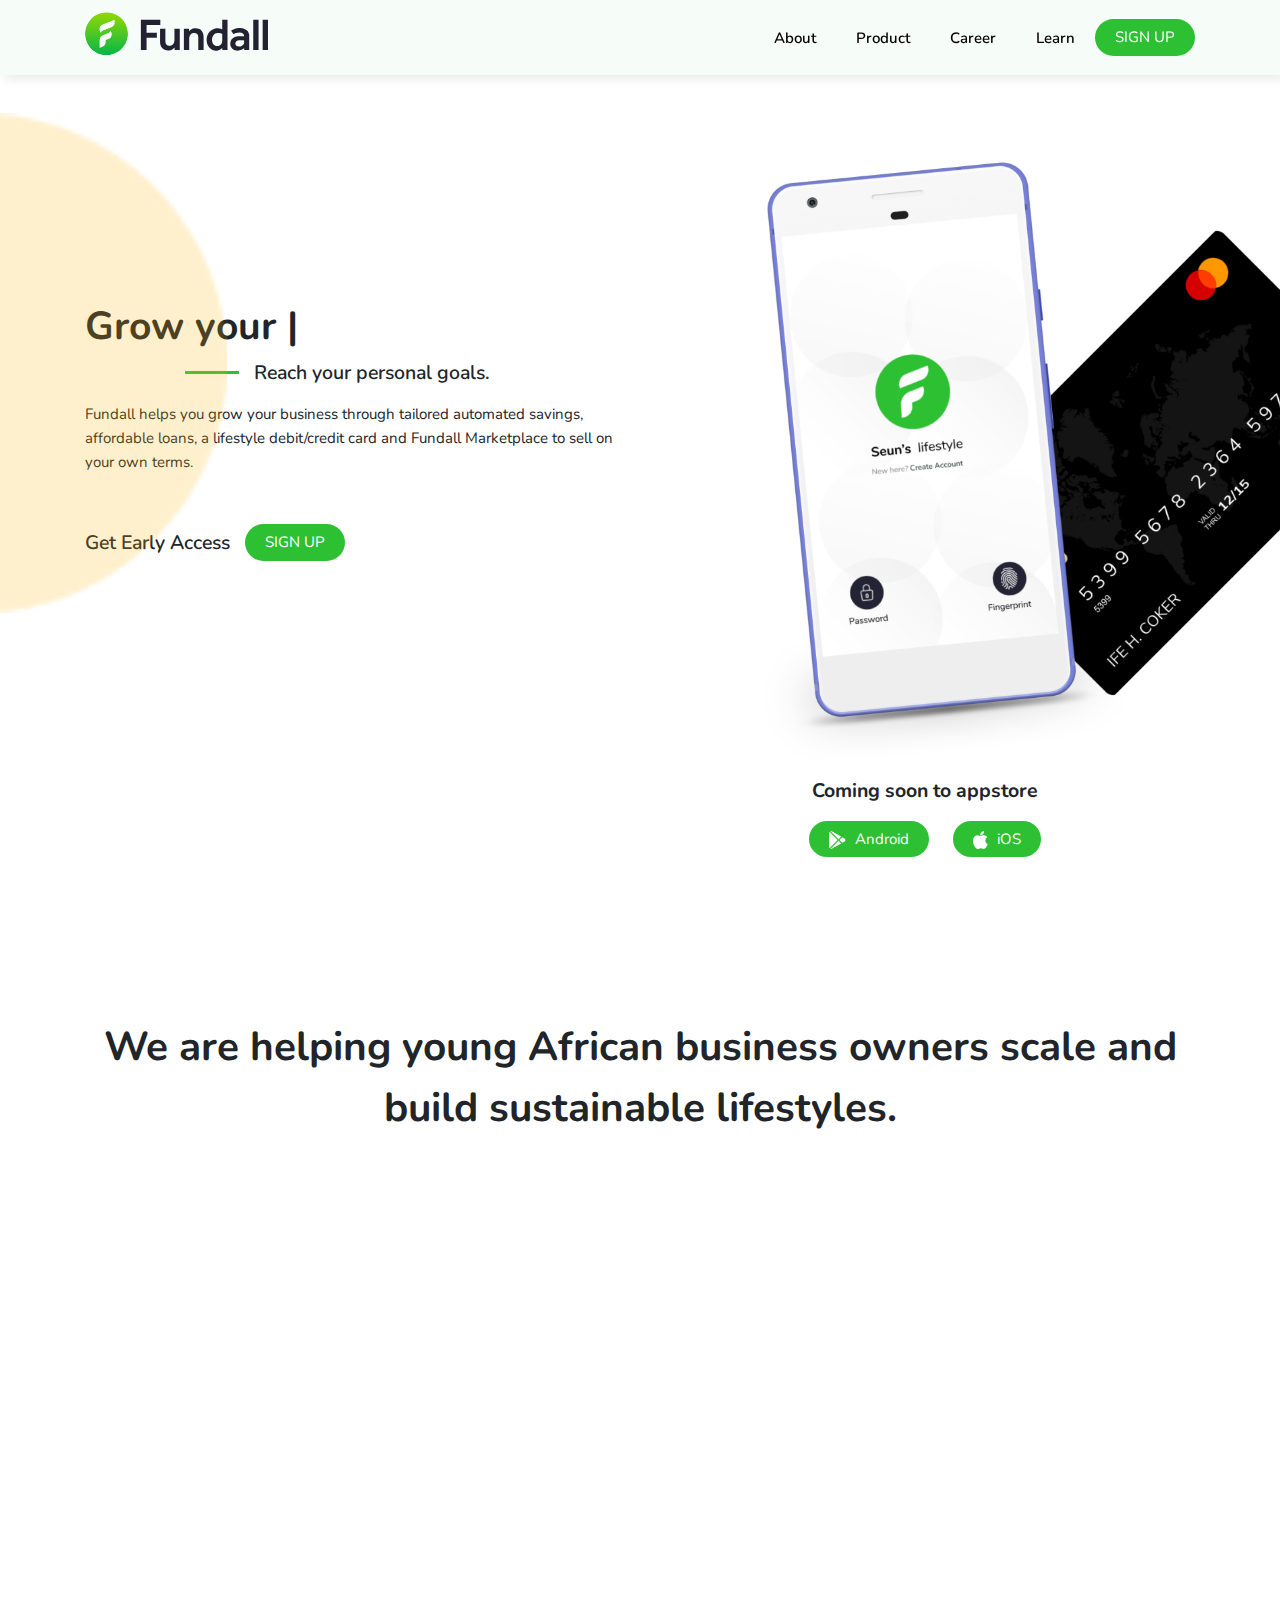
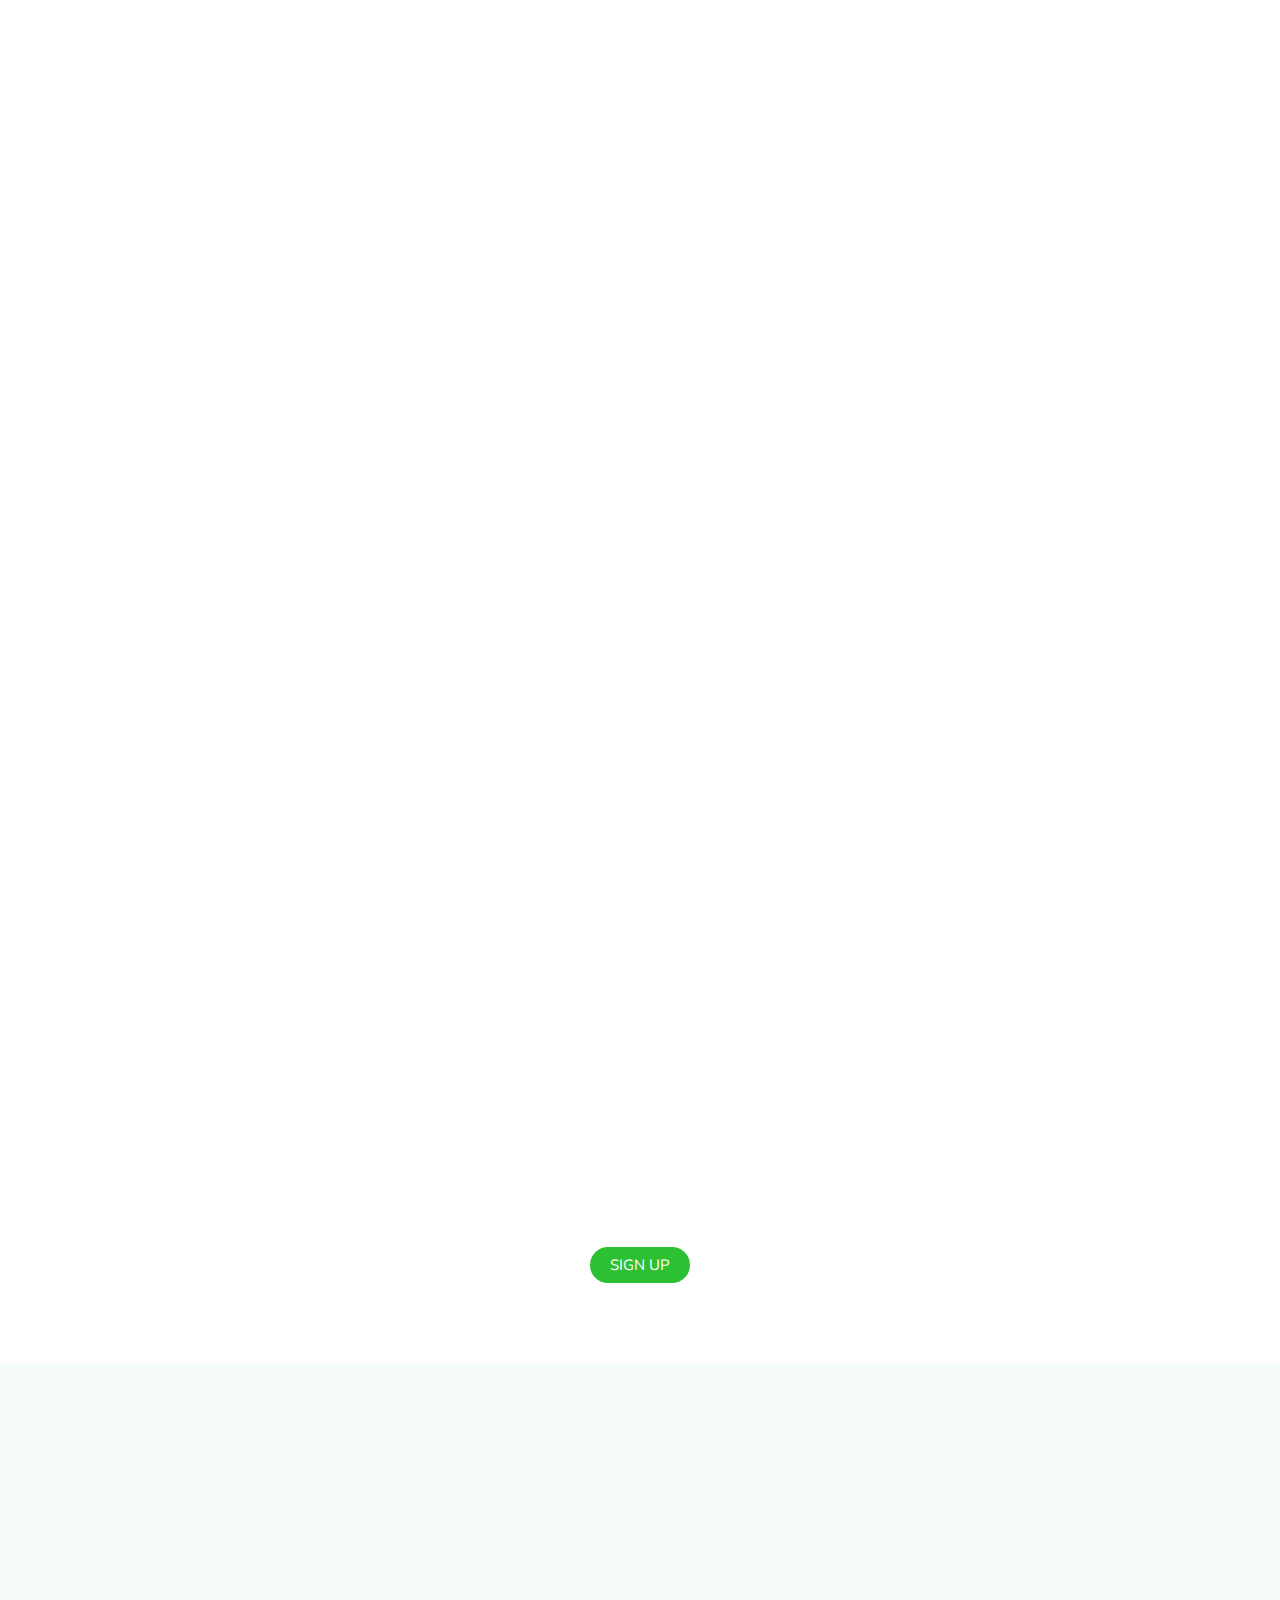
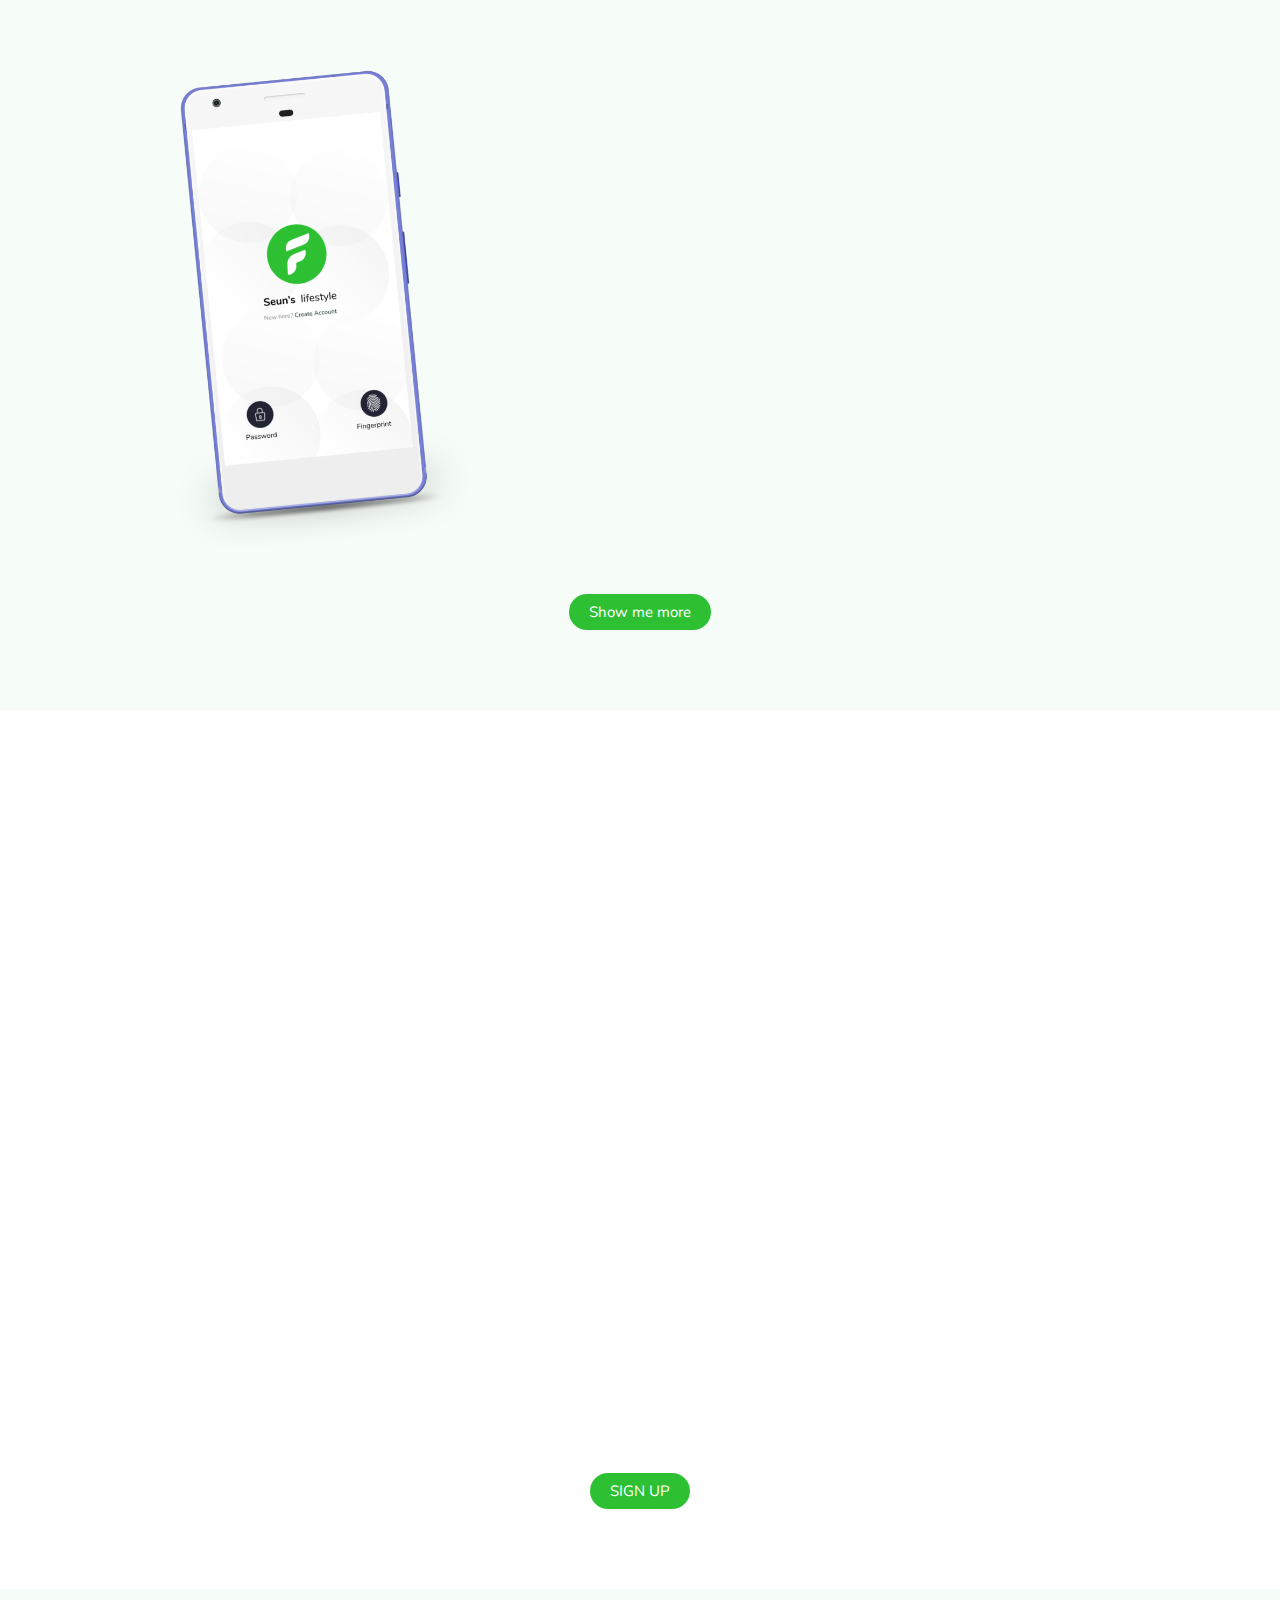
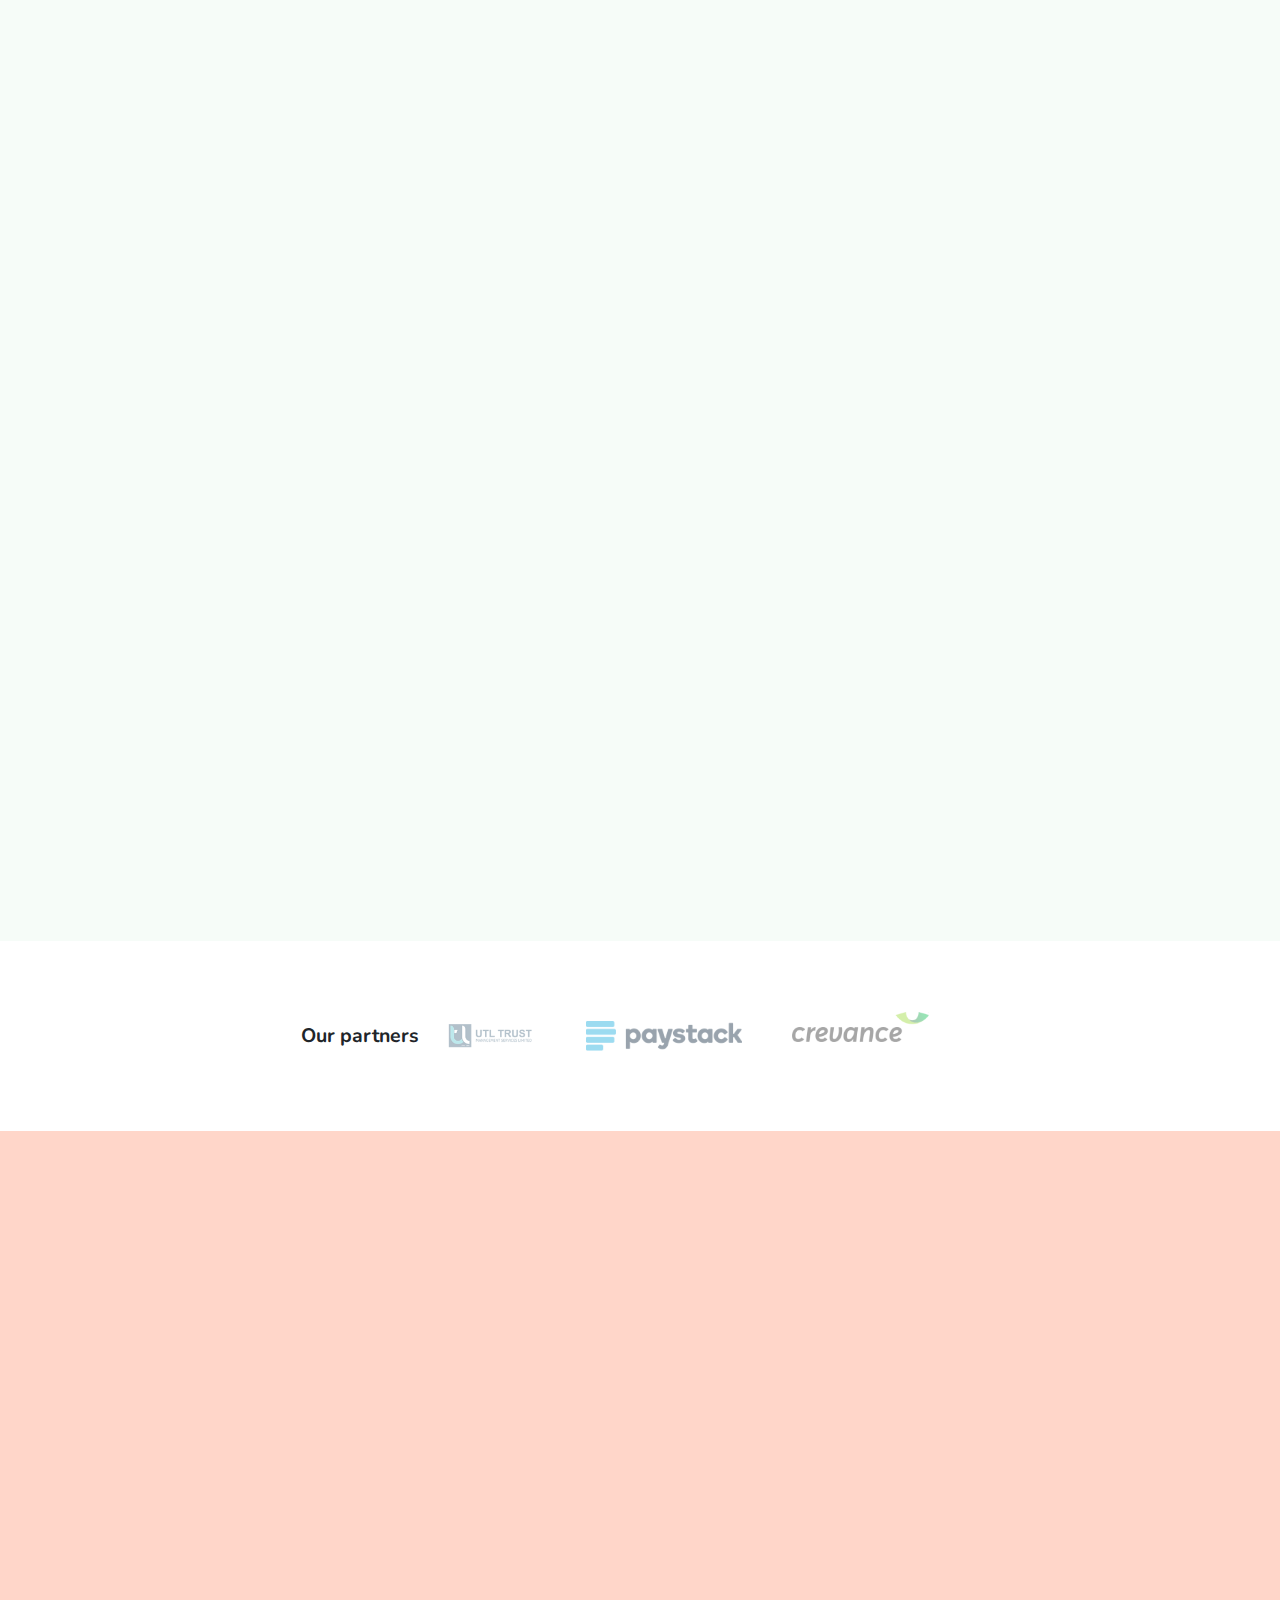
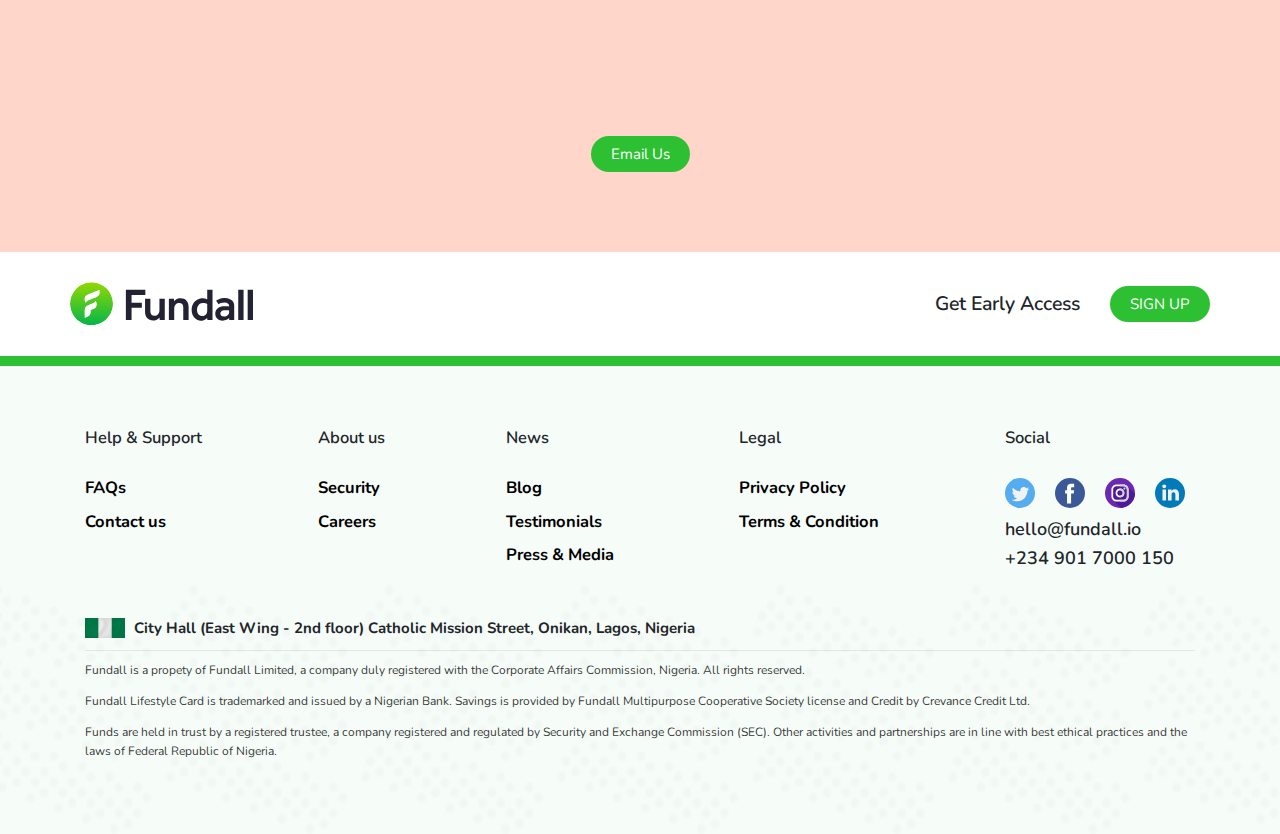
<file: index.html>
<!doctype html>
<html lang="en">

<head>
    <meta charset="UTF-8">
    <meta name="viewport" content="width=device-width, initial-scale=1.0">

    <!-- HTML Meta Tags -->
    <title>Fundall | Online platform for savings, investing, borrowing and earning money in Nigeria.</title>
    <meta name="description"
        content="Fundall is a secured platform that helps you grow your business through tailored automated savings, affordable loans, a lifestyle debit/credit card and Fundall Marketplace to sell on your own terms.">

    <!-- Google / Search Engine Tags -->
    <meta itemprop="name"
        content="Fundall | Online platform for savings, investing, borrowing and earning money in Nigeria.">
    <meta itemprop="description"
        content="Fundall is a secured platform that helps you grow your business through tailored automated savings, affordable loans, a lifestyle debit/credit card and Fundall Marketplace to sell on your own terms.">
    <meta itemprop="image" content="https://fundall.io/img/promo.png">

    <!-- Facebook Meta Tags -->
    <meta property="og:url" content="https://fundall.io">
    <meta property="og:type" content="website">
    <meta property="og:title"
        content="Fundall | Online platform for savings, investing, borrowing and earning money in Nigeria.">
    <meta property="og:description"
        content="Fundall is a secured platform that helps you grow your business through tailored automated savings, affordable loans, a lifestyle debit/credit card and Fundall Marketplace to sell on your own terms.">
    <meta property="og:image" content="https://fundall.io/img/promo.png">

    <!-- Twitter Meta Tags -->
    <meta name="twitter:card" content="summary_large_image">
    <meta name="twitter:title"
        content="Fundall | Online platform for savings, investing, borrowing and earning money in Nigeria.">
    <meta name="twitter:description"
        content="Fundall is a secured platform that helps you grow your business through tailored automated savings, affordable loans, a lifestyle debit/credit card and Fundall Marketplace to sell on your own terms.">
    <meta name="twitter:image" content="https://fundall.io/img/promo.png">


    <!--Favicon-->
    <link rel="icon" href="img/favicon.png" />

    <link href="https://fonts.googleapis.com/css?family=Nunito:400,600,700" rel="stylesheet">
    <link href="css/bootstrap.min.css" rel="stylesheet" />
    <link href="css/animate.min.css" rel="stylesheet" />
    <link href="css/style.css" rel="stylesheet" />
    <link href="css/media.css" rel="stylesheet" />
</head>

<body>
    <nav class="navbar navbar-expand-lg navbar-light fixed-top">
        <div class="container h-100">
            <a class="navbar-brand" href="index.html"><img src="img/Fundalllogo.svg" alt="Fundall"></a>
            <button class="navbar-toggler" type="button" data-toggle="collapse" data-target="#navbarSupportedContent"
                aria-controls="navbarSupportedContent" aria-expanded="false" aria-label="Toggle navigation">
                <span class="navbar-toggler-icon"></span>
            </button>

            <div class="collapse navbar-collapse justify-content-end align-items-center" id="navbarSupportedContent">
                <ul class="navbar-nav">
                    <li class="nav-item">
                        <a class="nav-link" href="#">About</a>
                    </li>
                    <li class="nav-item">
                        <a class="nav-link" href="#">Product</a>
                    </li>
                    <li class="nav-item">
                        <a class="nav-link" href="#">Career</a>
                    </li>
                    <li class="nav-item">
                        <a class="nav-link" href="#">Learn</a>
                    </li>
                    <li class="nav-item">
                        <a class="btn btn-primary" href="#"><span>SIGN UP</span></a>
                    </li>
                </ul>
            </div>

        </div>
    </nav>
    <header id="back-to-top">
        <div class="container">
            <div class="row align-items-center">
                <div class="col-md-12 col-lg-6 wow fadeIn">
                    <div class="header-text">
                        <h2>Grow <span class="changing-header--text"></span></h2>
                        <h4><span></span>Reach your personal goals.</h4>
                        <p>Fundall helps you grow your business through tailored automated savings, affordable loans, a
                            lifestyle debit/credit card and Fundall Marketplace to sell on your own terms.</p>
                    </div>
                    <div class="d-flex align-items-center mb-4">
                        <h4 class="mb-0 mr-3">Get Early Access</h4>
                        <a href="#" class="btn btn-primary">SIGN UP</a>
                    </div>
                </div>
                <div class="col-md-12 col-lg-6">
                    <div class="sectional-illustration wow fadeInRight">
                        <img src="img/getfunds-app-phone-two.png" alt="Getfunds App Phone" />
                        <img src="img/lifestyle-card.png" alt="Fundall Card" class="debit-card" />
                    </div>
                    <div class="coming-soon text-center">
                        <h4>Coming soon to appstore</h4>
                        <div>
                            <button href="#" class="btn btn-primary">
                                <svg xmlns="http://www.w3.org/2000/svg" viewBox="0 0 13.981 15.295">
                                    <defs>
                                        <style>
                                            .a {
                                                fill: #fff;
                                            }
                                        </style>
                                    </defs>
                                    <g transform="translate(-21.991 0)">
                                        <g transform="translate(23.15 0)">
                                            <g transform="translate(0)">
                                                <path class="a" d="M61.962.24A1.5,1.5,0,0,0,60.8.04l6.9,6.9L69.936,4.7Z"
                                                    transform="translate(-60.802 0)" />
                                            </g>
                                        </g>
                                        <g transform="translate(21.991 0.601)">
                                            <g transform="translate(0)">
                                                <path class="a"
                                                    d="M22.294,20.116a1.5,1.5,0,0,0-.3.9V33.307a1.5,1.5,0,0,0,.3.9l7.046-7.046Z"
                                                    transform="translate(-21.991 -20.116)" />
                                            </g>
                                        </g>
                                        <g transform="translate(30.757 5.211)">
                                            <g transform="translate(0)">
                                                <path class="a"
                                                    d="M319.9,175.574l-2.009-1.124-2.436,2.436,2.436,2.436,2.01-1.124a1.5,1.5,0,0,0,0-2.623Z"
                                                    transform="translate(-315.451 -174.45)" />
                                            </g>
                                        </g>
                                        <g transform="translate(23.151 8.355)">
                                            <g transform="translate(0)">
                                                <path class="a"
                                                    d="M67.713,279.711l-6.9,6.9a1.489,1.489,0,0,0,1.159-.2l7.975-4.462Z"
                                                    transform="translate(-60.815 -279.711)" />
                                            </g>
                                        </g>
                                    </g>
                                </svg>
                                <span>Android</span>
                            </button>
                            <button href="#" class="btn btn-primary">
                                <svg xmlns="http://www.w3.org/2000/svg" viewBox="0 0 4.903 6">
                                    <defs>
                                        <style>
                                            .a {
                                                fill: #fff;
                                            }
                                        </style>
                                    </defs>
                                    <g transform="translate(-27.875 0)">
                                        <path class="a"
                                            d="M28.128,73.1a3.1,3.1,0,0,0,.376,3.026c.28.4.563.768.952.768h.022a1.175,1.175,0,0,0,.442-.118,1.209,1.209,0,0,1,.523-.124,1.138,1.138,0,0,1,.5.12,1.055,1.055,0,0,0,.477.114c.437-.008.706-.4.943-.746a3.308,3.308,0,0,0,.413-.846l0-.005a.049.049,0,0,0-.026-.06l0,0a1.254,1.254,0,0,1-.76-1.148A1.29,1.29,0,0,1,32.6,73l0,0a.049.049,0,0,0,.014-.069,1.419,1.419,0,0,0-1.116-.606c-.032,0-.064,0-.1,0a1.946,1.946,0,0,0-.7.175,1.126,1.126,0,0,1-.336.1,1.1,1.1,0,0,1-.347-.1,1.682,1.682,0,0,0-.612-.155h-.016A1.5,1.5,0,0,0,28.128,73.1Z"
                                            transform="translate(0 -70.897)" />
                                        <path class="a"
                                            d="M150.447,0a1.37,1.37,0,0,0-.9.464,1.284,1.284,0,0,0-.325.952.049.049,0,0,0,.045.043l.064,0a1.159,1.159,0,0,0,.854-.438A1.353,1.353,0,0,0,150.5.044.049.049,0,0,0,150.447,0Z"
                                            transform="translate(-118.948 0)" />
                                    </g>
                                </svg>
                                <span>iOS</span>
                            </button>
                        </div>
                    </div>
                </div>
            </div>
        </div>
        <div class="header-oval"><img src="img/header-oval.png" /></div>
    </header>
    <section class="features">
        <div class="container">
            <h1>We are helping young African business owners scale and build sustainable lifestyles.</h1>
            <div class="row">
                <div class="col-md-12">
                    <div class="feature">
                        <div class="feature-image oval wow fadeInLeft">
                            <img src="img/features/start.png" />
                            <div></div>
                        </div>
                        <div class="feature-text wow fadeInRight">
                            <h2 class="fundall-green">Start -</h2>
                            <h2>Build your hustle!</h2>
                            <p>Get tailored savings & credit product to help you build up capital and access fast
                                capital management tools.</p>
                        </div>
                    </div>
                </div>
            </div>
            <div class="row">
                <div class="col-md-12">
                    <div class="feature even">
                        <div class="feature-text wow fadeInLeft">
                            <h2 class="fundall-green">Sell & earn -</h2>
                            <h2>Invest your profit on the go!</h2>
                            <p>Sell on your own terms on Fundall Marketplace, earn securely using our escrow wallet and
                                invest your profit in high yield portfolios.</p>
                        </div>
                        <div class="feature-image wow fadeInRight">
                            <img src="img/features/sell.png" />
                        </div>

                    </div>
                </div>
            </div>
            <div class="row">
                <div class="col-md-12">
                    <div class="feature">
                        <div class="feature-image oval wow fadeInLeft">
                            <img src="img/features/reach.png" />
                            <div class="reach"></div>
                        </div>
                        <div class="feature-text wow fadeInRight">
                            <h2 class="fundall-green">Reach -</h2>
                            <h2>Open Marketplace & Business support.</h2>
                            <p>Let us help you manage your side hustle. Earn more income when you sell on our
                                marketplace, reach more customers with our tailored shopping experience for both sellers
                                and buyers.</p>
                        </div>
                    </div>
                </div>
            </div>
            <div class="row">
                <div class="col-md-12">
                    <div class="feature even">
                        <div class="feature-text wow fadeInLeft">
                            <h2 class="fundall-green">Scale -</h2>
                            <h2>Get business loans & tailored financial lifestyle services!
                            </h2>
                            <p>We help you save to fuel your hustle and that you can borrow to fuel your hustle.</p>
                        </div>
                        <div class="feature-image wow fadeInRight">
                            <img src="img/features/scale.png" />
                        </div>

                    </div>
                </div>
            </div>
            <div class="row mt-4">
                <div class="col-md-12 text-center">
                    <a href="#" class="btn btn-primary">SIGN UP</a>
                </div>
            </div>
    </section>
    <section class="inverse">
        <div class="container">
            <div class="wow fadeInUp">
                <h1>All in one app, unlimited financial opportunities.</h1>
                <h4>We are building an ecosystem for you!</h4>
            </div>
            <div class="row align-items-center">
                <div class="col-md-5">
                    <div class="why-banner-image mt-5">
                        <div class="banner-card active">
                            <img src="img/getfunds-app-phone-two.png" class="banner-svg">
                        </div>
                        <div class="banner-card">
                            <img src="img/features/scale.png" class="banner-svg">

                        </div>
                        <div class="banner-card">
                            <img src="img/features/market.png" class="banner-svg">
                        </div>
                        <div class="banner-card">
                            <img src="img/stack-of-card.png" class="banner-svg card-stack">
                        </div>
                    </div>
                </div>
                <div class="col-md-7">
                    <div class="slider-banner-slider why-banner mt-5">
                        <div>
                            <div class="card-body active summary-wrap px-4 pt-3 pb-2 wow fadeInUp">
                                <div class="feature-summary d-flex">
                                    <div class="bullet">
                                        <div class="bullet-point">
                                            <img src="img/check.svg" />
                                        </div>
                                    </div>
                                    <div class="bullet-content">
                                        <h4>Save Invest Smartly</h4>
                                        <p>Personal Fund, Cooperative Fund, Business Fund, Retirement Fund & Life
                                            Assurance.</p>
                                    </div>
                                </div>
                            </div>
                            <div class="card-body summary-wrap px-4 pt-3 pb-2 wow fadeInUp">
                                <div class="feature-summary d-flex">
                                    <div class="bullet">
                                        <div class="bullet-point">
                                            <img src="img/check.svg" />
                                        </div>
                                    </div>
                                    <div class="bullet-content">
                                        <h4>Fast, straightforward loans</h4>
                                        <p>Quick Loan, Agile Cash, PayDay Loan, SME Loans.</p>
                                    </div>
                                </div>
                            </div>
                            <div class="card-body summary-wrap px-4 pt-3 pb-2 wow fadeInUp">
                                <div class="feature-summary d-flex">
                                    <div class="bullet">
                                        <div class="bullet-point">
                                            <img src="img/check.svg" />
                                        </div>
                                    </div>
                                    <div class="bullet-content">
                                        <h4>Sell & Earn on marketplace</h4>
                                        <p>Inventory Financing, Investing part of earnings, Escrow Cash system, Quality
                                            Control & Risk Management.</p>
                                    </div>
                                </div>
                            </div>
                            <div class="card-body summary-wrap px-4 pt-3 pb-2 wow fadeInUp">
                                <div class="feature-summary d-flex">
                                    <div class="bullet">
                                        <div class="bullet-point">
                                            <img src="img/check.svg" />
                                        </div>
                                    </div>
                                    <div class="bullet-content">
                                        <h4>One Card, unlimited financial partnership</h4>
                                        <p>Inventory Financing, Investing part of earnings, Escrow Cash system, Quality
                                            Control & Risk Management.Spending Limit, Bill Split, Free transfer, Save As
                                            You Spend, SME & Personal Budget Tracker, Card Discounts & Online wallet.
                                        </p>
                                    </div>
                                </div>
                            </div>
                        </div>
                    </div>
                </div>
            </div>
            <div class="row mt-4">
                <div class="col-md-12 text-center">
                    <a href="#" class="btn btn-primary">Show me more</a>
                </div>
            </div>
        </div>
    </section>
    <section class="security">
        <div class="container">
            <div class="wow fadeInUp">
                <h1>We build for your ease & safety.</h1>
                <h4>Trust is a currency, we grow it!</h4>
            </div>
            <div class="row mt-5">
                <div class="col-md-6 d-flex wow fadeInUp">
                    <div class="bullet">
                        <div class="bullet-point">
                            <img src="img/check.svg" />
                        </div>
                    </div>
                    <div class="bullet-content">
                        <h4>Biometric Security</h4>
                        <p>App security & authorization personalized to you with our fingerprint security.</p>
                    </div>
                </div>
                <div class="col-md-6 d-flex wow fadeInUp">
                    <div class="bullet">
                        <div class="bullet-point">
                            <img src="img/check.svg" />
                        </div>
                    </div>
                    <div class="bullet-content">
                        <h4>Bank Grade Security</h4>
                        <p>Your data is secured with us. We use world-class standard security and encryption technology
                            to protect all details.</p>
                    </div>
                </div>
            </div>
            <div class="row mt-5">
                <div class="col-md-6 d-flex wow fadeInUp">
                    <div class="bullet">
                        <div class="bullet-point">
                            <img src="img/check.svg" />
                        </div>
                    </div>
                    <div class="bullet-content">
                        <h4>Assets Secured in Trust</h4>
                        <p>Your savings & investments are held by UTL Trustees on your behalf. They ensure that your
                            money is safe & well managed.</p>
                    </div>
                </div>
                <div class="col-md-6 d-flex wow fadeInUp">
                    <div class="bullet">
                        <div class="bullet-point">
                            <img src="img/check.svg" />
                        </div>
                    </div>
                    <div class="bullet-content">
                        <h4>Bank Grade Security</h4>
                        <p>Explore our easy, on demand and free financial advisory and planning tools to plan for the
                            future. Design your Lifestyle!</p>
                    </div>
                </div>
            </div>
            <div class="row mt-5">
                <div class="col-md-6 d-flex wow fadeInUp">
                    <div class="bullet">
                        <div class="bullet-point">
                            <img src="img/check.svg" />
                        </div>
                    </div>
                    <div class="bullet-content">
                        <h4>Best in Industry Support</h4>
                        <p>Always available email, phone and chat based support to help you in your step.</p>
                    </div>
                </div>
                <div class="col-md-6 d-flex wow fadeInUp">
                    <div class="bullet">
                        <div class="bullet-point">
                            <img src="img/check.svg" />
                        </div>
                    </div>
                    <div class="bullet-content">
                        <h4>Instant Activation</h4>
                        <p>Get activated and transact within 2 minutes. Completely online onboarding with minimum
                            documentation.</p>
                    </div>
                </div>
            </div>
            <div class="row mt-4">
                <div class="col-md-12 text-center">
                    <a href="#" class="btn btn-primary">SIGN UP</a>
                </div>
            </div>
        </div>
    </section>
    <section class="inverse">
        <div class="container">
            <div class="wow fadeInUp">
                <h1>All in your mobile</h1>
                <h4>Our ecosystem is built as a single unique platform with combination of important financial lifestyle
                    services that is needed by every young African on their path to sustainable wealth.</h4>
            </div>
        </div>
        <div class="row">
            <div class="col-md-12">
                <div class="ecosystem">
                    <img src="img/getfunds-app-phone-two.png" class="wow fadeInLeft" />
                    <img src="img/stack-of-card-tilt.png" class="debit-card wow fadeInRight" />
                </div>
            </div>
        </div>
        <div class="row">
            <div class="col-md-12">
                <div class="coming-soon text-center wow fadeInUp">
                    <h4>Coming soon to appstore</h4>
                    <div>
                        <button href="#" class="btn btn-primary">
                            <svg xmlns="http://www.w3.org/2000/svg" viewBox="0 0 13.981 15.295">
                                <defs>
                                    <style>
                                        .a {
                                            fill: #fff;
                                        }
                                    </style>
                                </defs>
                                <g transform="translate(-21.991 0)">
                                    <g transform="translate(23.15 0)">
                                        <g transform="translate(0)">
                                            <path class="a" d="M61.962.24A1.5,1.5,0,0,0,60.8.04l6.9,6.9L69.936,4.7Z"
                                                transform="translate(-60.802 0)" />
                                        </g>
                                    </g>
                                    <g transform="translate(21.991 0.601)">
                                        <g transform="translate(0)">
                                            <path class="a"
                                                d="M22.294,20.116a1.5,1.5,0,0,0-.3.9V33.307a1.5,1.5,0,0,0,.3.9l7.046-7.046Z"
                                                transform="translate(-21.991 -20.116)" />
                                        </g>
                                    </g>
                                    <g transform="translate(30.757 5.211)">
                                        <g transform="translate(0)">
                                            <path class="a"
                                                d="M319.9,175.574l-2.009-1.124-2.436,2.436,2.436,2.436,2.01-1.124a1.5,1.5,0,0,0,0-2.623Z"
                                                transform="translate(-315.451 -174.45)" />
                                        </g>
                                    </g>
                                    <g transform="translate(23.151 8.355)">
                                        <g transform="translate(0)">
                                            <path class="a"
                                                d="M67.713,279.711l-6.9,6.9a1.489,1.489,0,0,0,1.159-.2l7.975-4.462Z"
                                                transform="translate(-60.815 -279.711)" />
                                        </g>
                                    </g>
                                </g>
                            </svg>
                            <span>Android</span>
                        </button>
                        <button href="#" class="btn btn-primary">
                            <svg xmlns="http://www.w3.org/2000/svg" viewBox="0 0 4.903 6">
                                <defs>
                                    <style>
                                        .a {
                                            fill: #fff;
                                        }
                                    </style>
                                </defs>
                                <g transform="translate(-27.875 0)">
                                    <path class="a"
                                        d="M28.128,73.1a3.1,3.1,0,0,0,.376,3.026c.28.4.563.768.952.768h.022a1.175,1.175,0,0,0,.442-.118,1.209,1.209,0,0,1,.523-.124,1.138,1.138,0,0,1,.5.12,1.055,1.055,0,0,0,.477.114c.437-.008.706-.4.943-.746a3.308,3.308,0,0,0,.413-.846l0-.005a.049.049,0,0,0-.026-.06l0,0a1.254,1.254,0,0,1-.76-1.148A1.29,1.29,0,0,1,32.6,73l0,0a.049.049,0,0,0,.014-.069,1.419,1.419,0,0,0-1.116-.606c-.032,0-.064,0-.1,0a1.946,1.946,0,0,0-.7.175,1.126,1.126,0,0,1-.336.1,1.1,1.1,0,0,1-.347-.1,1.682,1.682,0,0,0-.612-.155h-.016A1.5,1.5,0,0,0,28.128,73.1Z"
                                        transform="translate(0 -70.897)" />
                                    <path class="a"
                                        d="M150.447,0a1.37,1.37,0,0,0-.9.464,1.284,1.284,0,0,0-.325.952.049.049,0,0,0,.045.043l.064,0a1.159,1.159,0,0,0,.854-.438A1.353,1.353,0,0,0,150.5.044.049.049,0,0,0,150.447,0Z"
                                        transform="translate(-118.948 0)" />
                                </g>
                            </svg>
                            <span>iOS</span>
                        </button>
                    </div>
                </div>
            </div>
        </div>
    </section>
    <section>
        <div class="container">
            <div class="row">
                <div class="col-md-12">
                    <div class="partners">
                        <h4>Our partners</h4>
                        <div class="partners-logo">
                            <img src="img/utl-trust.png" alt="UTL Trust" />
                            <img src="img/paystack.png" alt="Paystack" />
                            <img src="img/crevance.png" alt="Crevance" class="crevance" />
                        </div>
                    </div>
                </div>
            </div>
        </div>
    </section>
    <!-- <section class="manifesto inverse">
        <div class="container">
            <div class="row">
                <div class="col-md-12">
                    <div class="mb-5">
                        <h1>Our manifesto</h1>
                        <p>Together, we are building an ecosystem that will create sustainable lifestyles and wealth for
                            everyone.
                        </p>
                    </div>
                    <div class="row manifesto-cards">
                        <div class="col-md-12 col-lg-6">
                            <div class="manifesto-card one">
                                <h3>Problem worth solving</h3>
                                <p>Young Africans are always seeking opportunities to upgrade their lifestyles in a bid
                                    to
                                    build sustainable wealth for themselves, hence the increase in the number os side
                                    hustles / side-gig economy and continuous attempt at accessing premium financial
                                    services.
                                </p>
                                <p>Africa's low financial inclusion rate leaves millions of African youths (although
                                    statistically
                                    included) still undeserved as a result of several artificial blockages that riddle
                                    their access
                                    to premium financial services and well tailored-financial services that is advanced
                                    enough to
                                    suit their needs.
                                </p>
                                <p>This huge and rising demand gap has also been partly driven by the complex
                                    registration and
                                    entrance requirements, typical with traditional financial institutions in Africa.
                                </p>
                            </div>
                        </div>
                        <div class="col-md-12 col-lg-6">
                            <div class="manifesto-card two">
                                <h3>Our solution</h3>
                                <p>Young Africans are always seeking opportunities to upgrade their lifestyles in a bid
                                    to
                                    build sustainable wealth for themselves, hence the increase in the number os side
                                    hustles / side-gig economy and continuous attempt at accessing premium financial
                                    services.
                                </p>
                                <p>Africa's low financial inclusion rate leaves millions of African youths (although
                                    statistically
                                    included) still undeserved as a result of several artificial blockages that riddle
                                    their access
                                    to premium financial services and well tailored-financial services that is advanced
                                    enough to
                                    suit their needs.
                                </p>
                                <p>This huge and rising demand gap has also been partly driven by the complex
                                    registration and
                                    entrance requirements, typical with traditional financial institutions in Africa.
                                </p>
                            </div>
                        </div>
                    </div>
                    <div class="row mt-5">
                        <div class="col-md-12">
                            <p>Interested, <strong>join our community</strong> and <strong>refer your friends.</strong>
                                Let's build
                                sustainable lifestyles and wealth together for Africa.
                            </p>
                        </div>
                    </div>
                </div>
            </div>
        </div>
    </section> -->

    <section class="join-our--team">
        <div class="container">
            <div class="wow fadeInUp">
                <h1>Join Our Team</h1>
                <h4>Fundall’s steering team has over 20 years collective experience leading teams and achieving great
                    results within Nigeria’s financial services and tech industry</h4>
            </div>
            <div class="row mb-4">
                <div class="col-md-12 col-lg-4 wow fadeInUp">
                    <img src="img/never-settle.svg" alt="Fundall - Never Settle" />
                    <h4>NEVER SETTLE</h4>
                    <p>Build things. Achieve great results. Learn from failures. Grow fast. Be proud. Never stop.
                    </p>
                </div>
                <div class="col-md-12 col-lg-4 wow fadeInUp">
                    <img src="img/stronger-together.svg" alt="Fundall - Never Settle" />
                    <h4>STRONGER TOGETHER</h4>
                    <p>Believe in power of people. Cross-check your opinions. Create something big together.
                    </p>
                </div>
                <div class="col-md-12 col-lg-4 wow fadeInUp">
                    <img src="img/a-game.svg" alt="Fundall - Never Settle" />
                    <h4>BRING THE A-GAME</h4>
                    <p>Focus on the mission. Identify opportunities. Get things done. Deliver fast, precise.
                    </p>
                </div>
            </div>
            <div class="row justify-content-center align-items-center">
                <div class="col-md-12">
                    <button class="btn btn-primary">Email Us</button>
                </div>
            </div>
    </section>
    <section id="early-access" class="get-early--access">
        <div class="container">
            <div class="row justify-content-between align-items-center">
                <img src="img/Fundalllogo.svg" alt="Fundall" />
                <div class="subscribe">
                    <h4>Get Early Access</h4>
                    <a href="#" class="btn btn-primary">SIGN UP</a>
                </div>
            </div>
        </div>
    </section>
    <footer>
        <div class="container">
            <div class="row mb-5">
                <div class="col-md-12 footer-nav">
                    <div>
                        <h4>Help & Support</h4>
                        <ul>
                            <li><a href="#">FAQs</a></li>
                            <li><a href="#">Contact us</a></li>
                        </ul>
                    </div>
                    <div>
                        <h4>About us</h4>
                        <ul>
                            <li><a href="#">Security</a></li>
                            <li><a href="#">Careers</a></li>
                        </ul>
                    </div>
                    <div>
                        <h4>News</h4>
                        <ul>
                            <li><a href="#">Blog</a></li>
                            <li><a href="#">Testimonials</a></li>
                            <li><a href="#">Press & Media</a></li>
                        </ul>
                    </div>
                    <div>
                        <h4>Legal</h4>
                        <ul>
                            <li><a href="#">Privacy Policy</a></li>
                            <li><a href="#">Terms & Condition</a></li>
                        </ul>
                    </div>
                    <div class="contact">
                        <h4>Social</h4>
                        <div>
                            <ul class="social-media">
                                <li><a href="#"><img src="img/twitter.svg" alt="Fundall - Twitter" /></a></li>
                                <li><a href="#"><img src="img/facebook.svg" alt="Fundall - Facebook" /></a></li>
                                <li><a href="#"><img src="img/instagram.svg" alt="Fundall - Instagram" /></a></li>
                                <li><a href="#"><img src="img/linkedin.svg" alt="Fundall - LinkedIn" /></a></li>
                            </ul>
                            <p>hello@fundall.io</p>
                            <p>+234 901 7000 150</p>
                        </div>
                    </div>


                </div>


            </div>
            <div class="row">
                <div class="col-md-12">
                    <h3><img src="img/ng-flag.jpg" alt="NG" class="ng-flag" /> City Hall (East Wing - 2nd floor)
                        Catholic Mission Street, Onikan, Lagos, Nigeria</h3>
                </div>
            </div>
            <div class="row copyright">
                <div class="col-md-12">
                    <p>Fundall is a propety of Fundall Limited, a company duly registered with the Corporate Affairs
                        Commission, Nigeria. All rights reserved.</p>
                    <p>Fundall Lifestyle Card is trademarked and issued by a Nigerian Bank. Savings is provided by
                        Fundall Multipurpose Cooperative
                        Society license and Credit by Crevance Credit Ltd.
                    </p>
                    <p>Funds are held in trust by a registered trustee, a company registered and regulated by Security
                        and Exchange Commission (SEC). Other activities and
                        partnerships are in line with best ethical practices and the laws of Federal Republic of
                        Nigeria.
                    </p>
                </div>
            </div>
        </div>
    </footer>

    <script src="js/jquery-3.3.1.js"></script>
    <script src="https://cdnjs.cloudflare.com/ajax/libs/wow/1.1.2/wow.min.js"></script>
    <script>
        // Wow JS
        new WOW().init();

        //Slider
        document.addEventListener('DOMContentLoaded', function () {
            var lis = Array.prototype.slice.call(document.querySelectorAll('.summary-wrap'));
            var lisa = Array.prototype.slice.call(document.querySelectorAll('.banner-card'));
            var lis_count = lis.length;
            var lisa_count = lisa.length;
            var active_li_index = 0;
            var active_lia_index = 0;


            setInterval(function () {
                var active_li = document.querySelector('.summary-wrap.active');
                if (lis.indexOf(active_li) == lis_count - 1)
                    active_li_index = 0;
                else
                    active_li_index++;

                active_li.classList.remove('active');
                document.querySelectorAll('.summary-wrap')[active_li_index].classList.add(
                    'active');

                var active_lia = document.querySelector('.banner-card.active');
                if (lisa.indexOf(active_lia) == lis_count - 1)
                    active_lia_index = 0;
                else
                    active_lia_index++;

                active_lia.classList.remove('active');
                document.querySelectorAll('.banner-card')[active_lia_index].classList.add(
                    'active');

            }, 4000);
        }, false);
    </script>
    <script src="js/bootstrap.min.js" type="text/javascript"></script>
    <script src="js/typed.min.js" type="text/javascript"></script>
    <script>
        var typed = new Typed('.changing-header--text', {
            strings: ["your side hustle.", "your business.", "wealth.", "with Fundall."],
            typeSpeed: 100
        });
    </script>
</body>

</html>
</file>
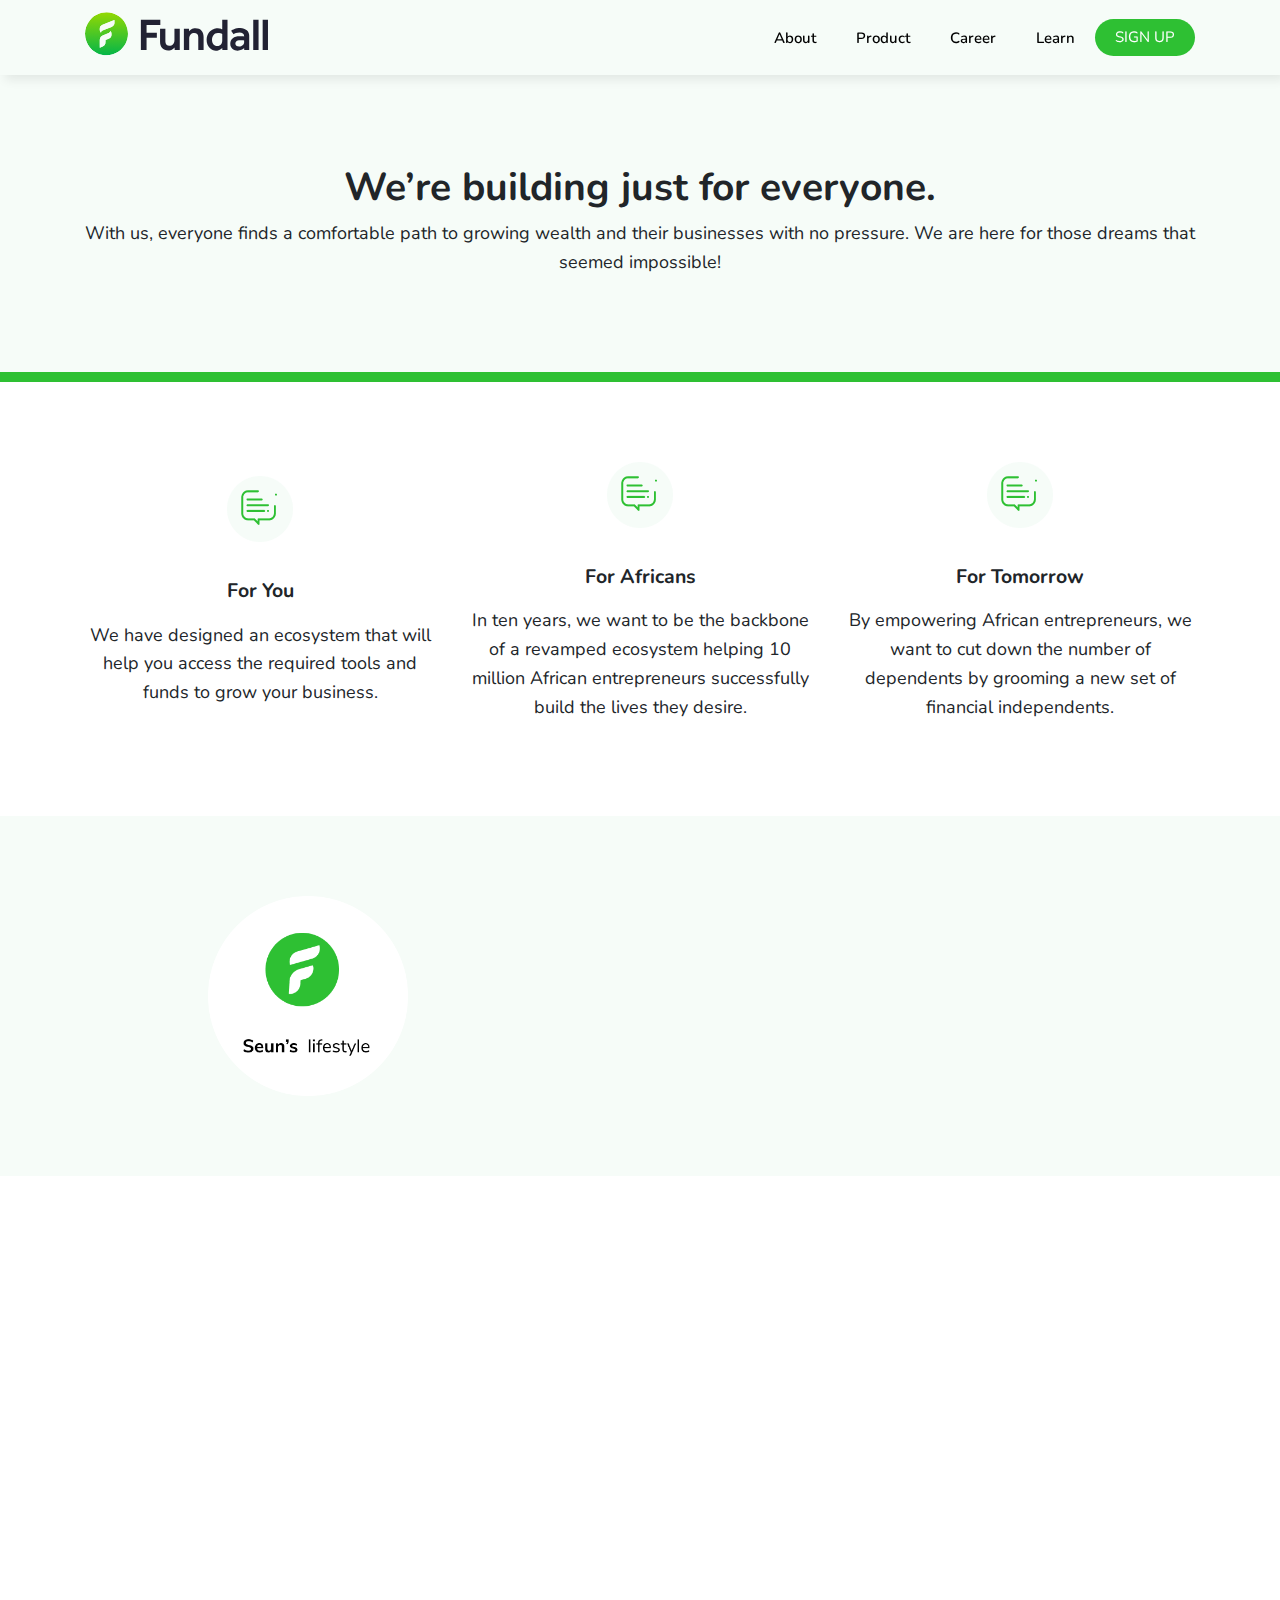
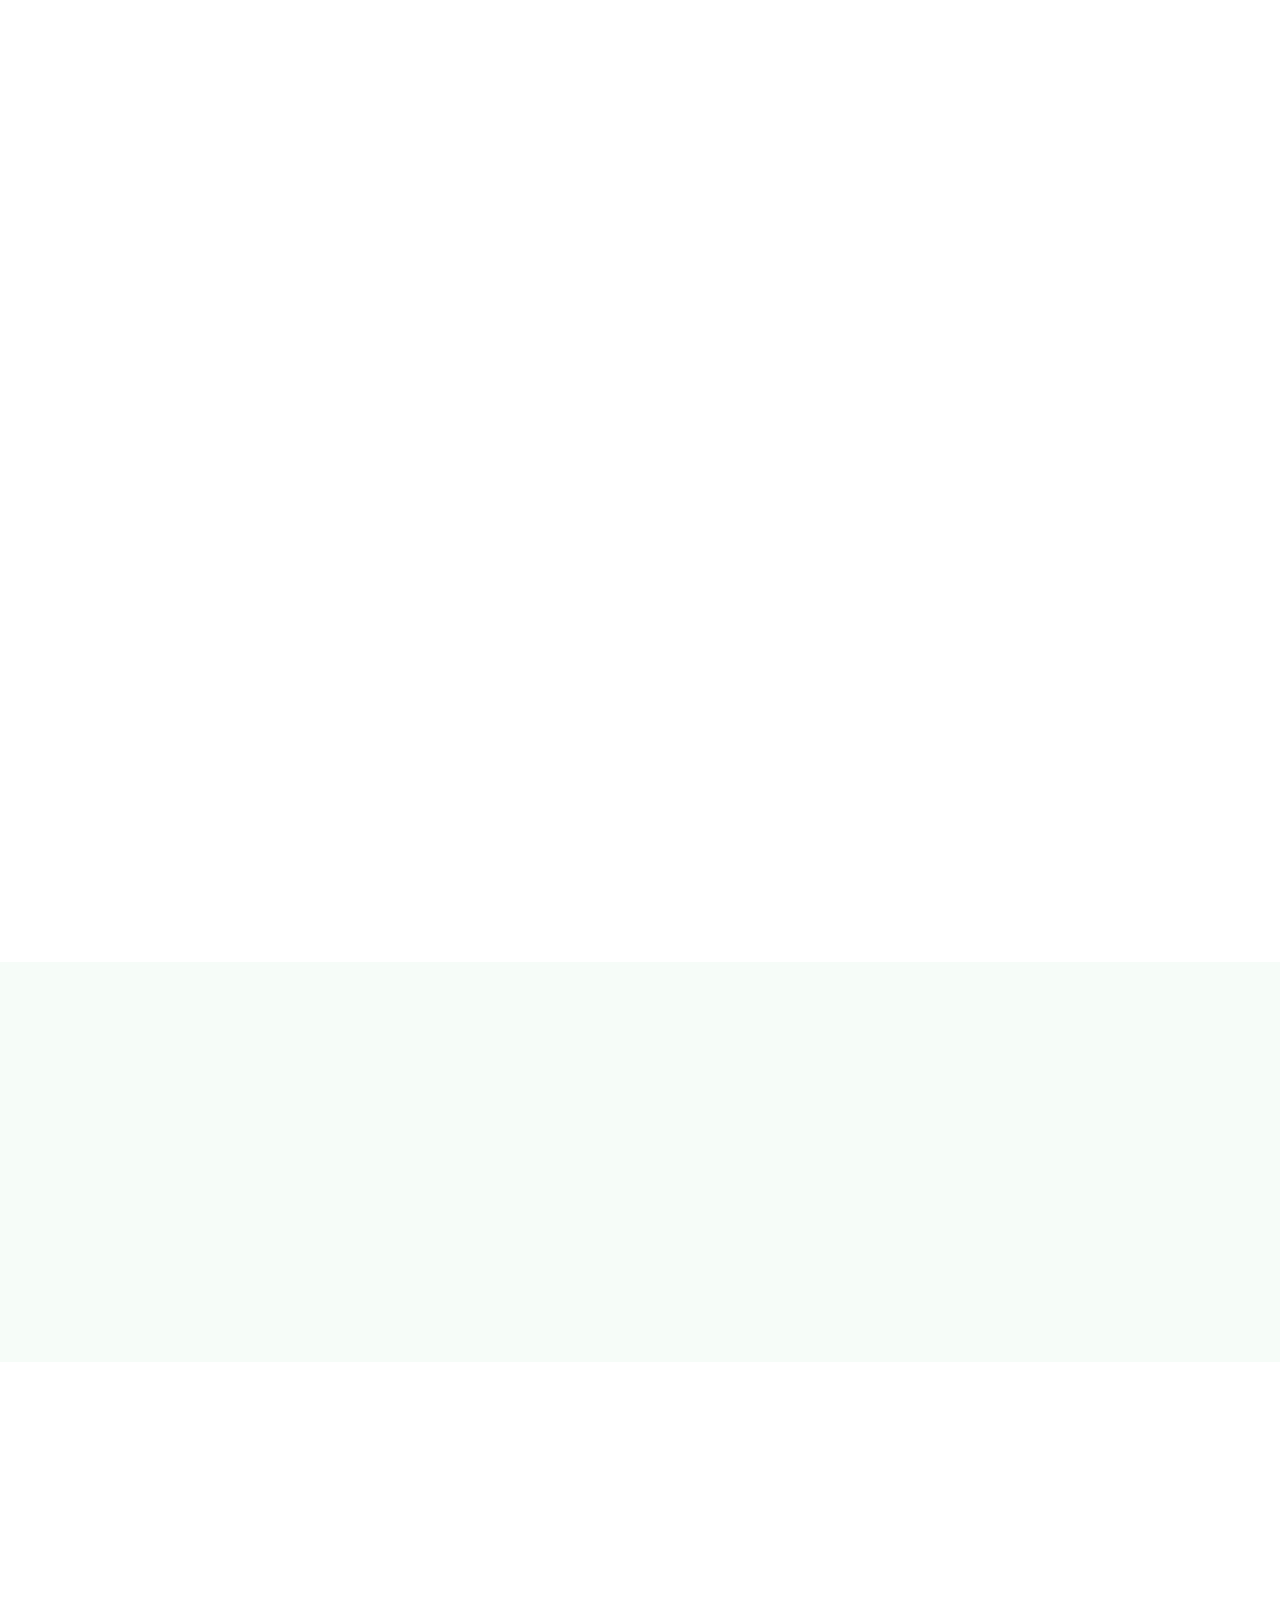
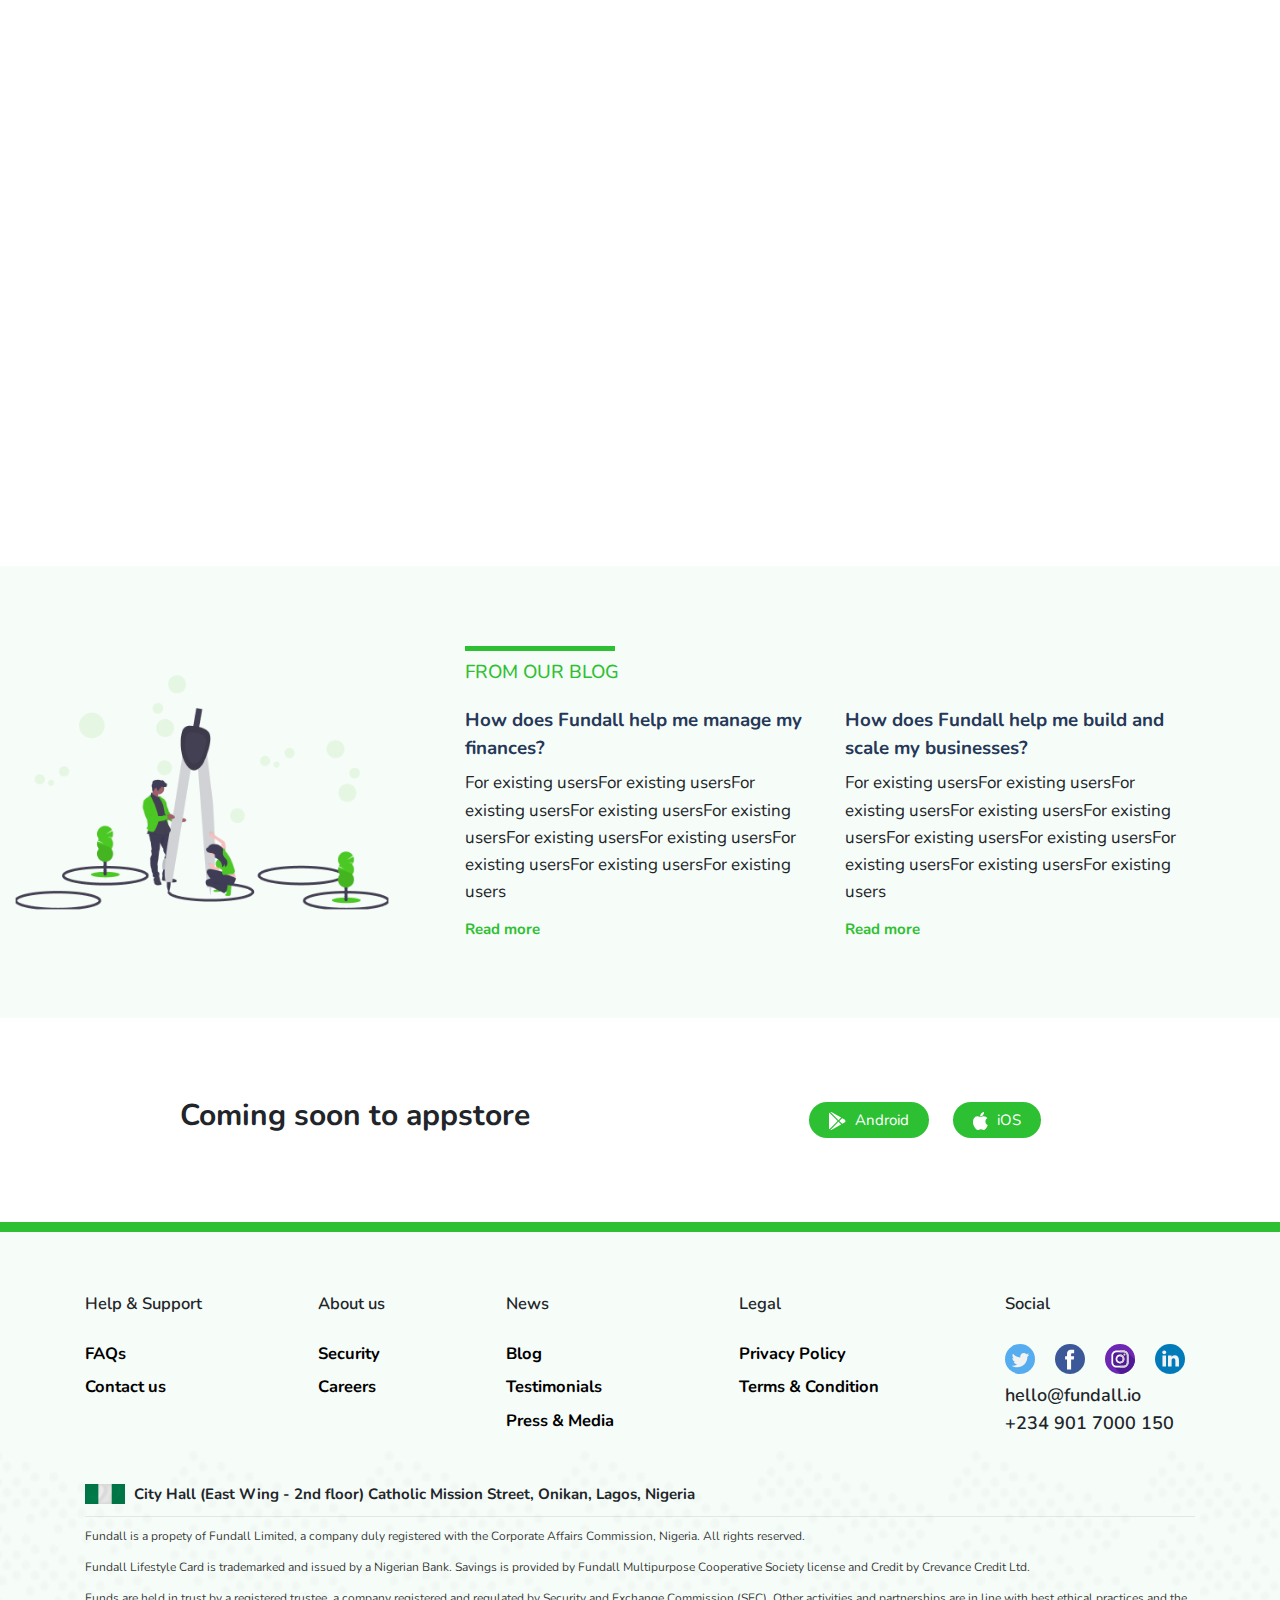
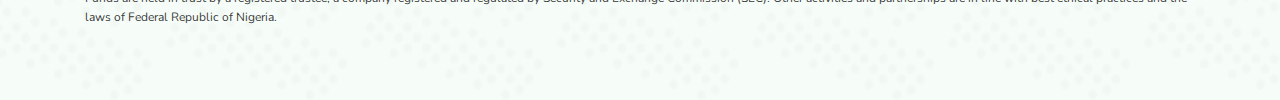
<file: about.html>
<!doctype html>
<html lang="en">

<head>
    <meta charset="UTF-8">
    <meta name="viewport" content="width=device-width, initial-scale=1.0">

    <title>About Fundall | Discover your true financial lifestyle.</title>

    <!--Favicon-->
    <link rel="icon" href="img/favicon.png" />

    <link href="https://fonts.googleapis.com/css?family=Nunito:400,600,700" rel="stylesheet">
    <link href="css/bootstrap.min.css" rel="stylesheet" />
    <link href="css/style.css" rel="stylesheet">
    <link href="css/media.css" rel="stylesheet">
</head>

<body>
    <nav class="navbar navbar-expand-lg navbar-light fixed-top">
        <div class="container h-100">
            <a class="navbar-brand" href="#back-to-top"><img src="img/Fundalllogo.svg" alt="Fundall"></a>
            <button class="navbar-toggler" type="button" data-toggle="collapse" data-target="#navbarSupportedContent"
                aria-controls="navbarSupportedContent" aria-expanded="false" aria-label="Toggle navigation">
                <span class="navbar-toggler-icon"></span>
            </button>

            <div class="collapse navbar-collapse justify-content-end align-items-center" id="navbarSupportedContent">
                <ul class="navbar-nav">
                    <li class="nav-item">
                        <a class="nav-link" href="#">About</a>
                    </li>
                    <li class="nav-item">
                        <a class="nav-link" href="#">Product</a>
                    </li>
                    <li class="nav-item">
                        <a class="nav-link" href="#">Career</a>
                    </li>
                    <li class="nav-item">
                        <a class="nav-link" href="#">Learn</a>
                    </li>
                    <li class="nav-item">
                        <a class="btn btn-primary" href="#"><span>SIGN UP</span></a>
                    </li>
                </ul>
            </div>

        </div>
    </nav>
    <section class="inverse other-pages--header">
        <div class="container">
            <div class="row align-items-center">
                <div class="col-md-12">
                    <h2 class="text-center mt-3">We’re building just for everyone.</h2>
                    <p class="text-center">With us, everyone finds a comfortable path to growing wealth and their
                        businesses with no
                        pressure. We are here for those dreams that seemed impossible!</p>
                </div>
            </div>
        </div>
    </section>
    <section class="fundall-for">
        <div class="container">
            <div class="row">
                <div class="col-md-4 wow fadeInUp for">
                    <div>
                        <img src="img/about/message-circle.png" alt="Fundall - For You" />
                    </div>
                    <h4>For You</h4>
                    <p>We have designed an ecosystem that will help you access the required tools and funds to grow your
                        business.
                    </p>
                </div>
                <div class="col-md-4 wow fadeInUp for">
                    <div>
                        <img src="img/about/message-circle.png" alt="Fundall - For Africans" />
                    </div>
                    <h4>For Africans</h4>
                    <p>In ten years, we want to be the backbone of a revamped ecosystem helping 10 million African
                        entrepreneurs successfully build the lives they desire.
                    </p>
                </div>
                <div class="col-md-4 wow fadeInUp for">
                    <div>
                        <img src="img/about/message-circle.png" alt="Fundall - For Tomorrow" />
                    </div>
                    <h4>For Tomorrow</h4>
                    <p>By empowering African entrepreneurs, we want to cut down the number of dependents by grooming a
                        new set of financial independents.
                    </p>
                </div>
            </div>
        </div>
    </section>
    <section class="inverse">
        <div class="container">
            <div class="row align-items-center">
                <div class="col-md-5 d-flex justify-content-center wow fadeInLeft">
                    <img src="img/about/fundall-circle.png" alt="" height="200" width="200" />
                </div>
                <div class="col-md-7 it-about--you wow fadeInRight">
                    <h3>It's all about you!</h3>
                    <p>We have built an ecosystem you will want to be part of. It puts you first and focuses on making
                        the journey simpler and safe.</p>
                </div>
            </div>
        </div>
    </section>
    <section class="team">
        <div class="container">
            <div class="row align-items-center mb-5">
                <div class="col-md-12 wow fadeInUp">
                    <h3 class="text-center mt-3">We are driven by empathy and experience</h3>
                    <p class="text-center">With an unwavering commitment to make life easier for the African
                        entrepreneur, we consistently seek to understand your challenges and work with an amazing mix of
                        experiences to solve them.</p>
                </div>
            </div>
            <div class="row">
                <div class="col-md-4 team-member wow fadeInUp">
                    <div>
                        <img src="img/about/image.jpeg" alt="Ismail  Omodara" />
                    </div>
                    <h4>Ismail Omodara</h4>
                    <p>Engineering</p>
                </div>
                <div class="col-md-4 team-member wow fadeInUp">
                    <div>
                        <img src="img/about/image.jpeg" alt="Sope Okeowo" />
                    </div>
                    <h4>Sope Okeowo</h4>
                    <p>Content/Communications</p>
                </div>
                <div class="col-md-4 team-member wow fadeInUp">
                    <div>
                        <img src="img/about/image.jpeg" alt="Taiwo Ajayi" />
                    </div>
                    <h4>Taiwo Ajayi</h4>
                    <p>CTO/Engineering</p>
                </div>
                <div class="col-md-4 team-member wow fadeInUp">
                    <div>
                        <img src="img/about/image.jpeg" alt="Benjamin Ahia" />
                    </div>
                    <h4>Benjamin Ahia</h4>
                    <p>Marketing Associate</p>
                </div>
                <div class="col-md-4 team-member wow fadeInUp">
                    <div>
                        <img src="img/about/image.jpeg" alt="Taiwo Obasan" />
                    </div>
                    <h4>Taiwo Obasan</h4>
                    <p>CEO/Growth Lead</p>
                </div>
                <div class="col-md-4 team-member wow fadeInUp">
                    <div>
                        <img src="img/about/image.jpeg" alt="Babafemi Adegoke" />
                    </div>
                    <h4>Babafemi Adegoke</h4>
                    <p>Engineering</p>
                </div>
            </div>
            <div class="row my-3">
                <div class="col-md-12 wow fadeInUp">
                    <h3 class="text-center">Our Advisors</h3>
                </div>
            </div>
            <div class="row">
                <div class="col-md-4 team-member wow fadeInUp">
                    <div>
                        <img src="img/about/image.jpeg" alt="Ismail  Omodara" />
                    </div>
                    <h4>Bunmi Akinremi</h4>
                    <p>Executive Chairman, Advisory Board</p>
                </div>
                <div class="col-md-4 team-member wow fadeInUp">
                    <div>
                        <img src="img/about/image.jpeg" alt="Sope Okeowo" />
                    </div>
                    <h4>Kolapo Joseph</h4>
                    <p>Founder/ Executive Vice Chairman, Advisory Board</p>
                </div>
            </div>
        </div>
    </section>
    <section class="inverse careers-cta">
        <div class="container h-100">
            <div class="row h-100 align-items-center">
                <div class="col-md-12 d-flex flex-column align-items-center wow fadeInUp">
                    <h3 class="text-center">Ready to be part of something big?</h3>
                    <h4>Let's meet you</h4>
                    <button class="btn btn-primary" type="button">
                        <span>GO TO CAREERS</span>
                    </button>
                </div>
            </div>
            <img src="img/about/careers-cta--rocket.png" alt="Careers at Fundall" class="rocket wow fadeInLeft" />
            <img src="img/about/fundall-app.png" alt="Careers at Fundall" class="fundall-app wow fadeInRight" />
        </div>
    </section>
    <section class="community">
        <div class="container">
            <div class="row align-items-center mb-4">
                <div class="col-md-12 wow fadeInUp">
                    <h3 class="text-center">We are a community, a tribe.</h3>
                </div>
            </div>
            <div class="row">
                <div class="col-md-6 wow fadeInUp mb-5">
                    <div>
                        <img src="img/about/message-circle.png" alt="Lifestyle Events" />
                    </div>
                    <h4>Lifestyle Events</h4>
                    <p>We make the finest event experiences to educate young Africans and also learn from them on how to
                        improve our offerings.
                    </p>
                    <a href="#" class="btn btn-pill">SEE OUR EVENT SCHEDULE</a>
                </div>
                <div class="col-md-6 wow fadeInUp mb-5">
                    <div>
                        <img src="img/about/message-circle.png" alt="Empowering Champion" />
                    </div>
                    <h4>Empowering Champions</h4>
                    <p>We boast of a vast network of ambassadors across top offices and campuses across Africa.
                    </p>
                    <a href="#" class="btn btn-pill">BECOME A CAMPUS AMBASSADOR</a>
                </div>
                <div class="col-md-6 wow fadeInUp mb-5">
                    <div>
                        <img src="img/about/message-circle.png" alt="Fundall - For Tomorrow" />
                    </div>
                    <h4>Focused on solving real problems for everyone.</h4>
                    <p>We are building Fundall together. Our awesome community suggest features, test features and give
                        us a constant feedback so we can build something everyone loves.
                    </p>
                    <a href="#" class="btn btn-pill">JOIN OUR CAMPAIGN</a>
                </div>
                <div class="col-md-6 wow fadeInUp mb-5">
                    <div>
                        <img src="img/about/message-circle.png" alt="Fundall - For Tomorrow" />
                    </div>
                    <h4>Good Money Conversations</h4>
                    <p>We deliver timely guides that are easy to consume. You’ll read them like any other captivating
                        novel, they’re that amazing!
                    </p>
                    <a href="#" class="btn btn-pill">SEE OUR TONE OF VOICE</a>
                </div>
            </div>
        </div>
    </section>
    <section class="inverse">
        <div class="container">
            <div class="row">
                <div class="col-md-4 d-flex justify-content-end">
                    <img src="img/about/our-blog.png" class="our-blog" alt="Our Blog">
                </div>
                <div class="col-md-8">
                    <div class="row mb-3">
                        <div class="col-md-12">
                            <div class="topic-rule thick"></div>
                            <h5 class="fundall-green">FROM OUR BLOG</h5>
                        </div>
                    </div>
                    <div class="row">
                        <div class="col-md-6 article">
                            <h5>How does Fundall help me manage my finances?</h5>
                            <p>For existing usersFor existing usersFor existing usersFor existing usersFor existing
                                usersFor existing usersFor existing usersFor existing usersFor existing usersFor
                                existing users</p>
                            <a href="#">Read more</a>
                        </div>
                        <div class="col-md-6 article">
                            <h5>How does Fundall help me build and scale my businesses?
                            </h5>
                            <p>For existing usersFor existing usersFor existing usersFor existing usersFor existing
                                usersFor existing usersFor existing usersFor existing usersFor existing usersFor
                                existing users</p>
                            <a href="#">Read more</a>
                        </div>
                    </div>
                </div>
            </div>
        </div>
    </section>
    <section>
        <div class="container">
            <div class="row align-items-center">
                <div class="col-md-6 d-flex justify-content-center">
                    <h3>Coming soon to appstore</h3>
                </div>
                <div class="col-md-6 d-flex justify-content-center">
                    <div class="coming-soon">
                        <button href="#" class="btn btn-primary">
                            <svg xmlns="http://www.w3.org/2000/svg" viewBox="0 0 13.981 15.295">
                                <defs>
                                    <style>
                                        .a {
                                            fill: #fff;
                                        }
                                    </style>
                                </defs>
                                <g transform="translate(-21.991 0)">
                                    <g transform="translate(23.15 0)">
                                        <g transform="translate(0)">
                                            <path class="a" d="M61.962.24A1.5,1.5,0,0,0,60.8.04l6.9,6.9L69.936,4.7Z"
                                                transform="translate(-60.802 0)" />
                                        </g>
                                    </g>
                                    <g transform="translate(21.991 0.601)">
                                        <g transform="translate(0)">
                                            <path class="a"
                                                d="M22.294,20.116a1.5,1.5,0,0,0-.3.9V33.307a1.5,1.5,0,0,0,.3.9l7.046-7.046Z"
                                                transform="translate(-21.991 -20.116)" />
                                        </g>
                                    </g>
                                    <g transform="translate(30.757 5.211)">
                                        <g transform="translate(0)">
                                            <path class="a"
                                                d="M319.9,175.574l-2.009-1.124-2.436,2.436,2.436,2.436,2.01-1.124a1.5,1.5,0,0,0,0-2.623Z"
                                                transform="translate(-315.451 -174.45)" />
                                        </g>
                                    </g>
                                    <g transform="translate(23.151 8.355)">
                                        <g transform="translate(0)">
                                            <path class="a"
                                                d="M67.713,279.711l-6.9,6.9a1.489,1.489,0,0,0,1.159-.2l7.975-4.462Z"
                                                transform="translate(-60.815 -279.711)" />
                                        </g>
                                    </g>
                                </g>
                            </svg>
                            <span>Android</span>
                        </button>
                        <button href="#" class="btn btn-primary">
                            <svg xmlns="http://www.w3.org/2000/svg" viewBox="0 0 4.903 6">
                                <defs>
                                    <style>
                                        .a {
                                            fill: #fff;
                                        }
                                    </style>
                                </defs>
                                <g transform="translate(-27.875 0)">
                                    <path class="a"
                                        d="M28.128,73.1a3.1,3.1,0,0,0,.376,3.026c.28.4.563.768.952.768h.022a1.175,1.175,0,0,0,.442-.118,1.209,1.209,0,0,1,.523-.124,1.138,1.138,0,0,1,.5.12,1.055,1.055,0,0,0,.477.114c.437-.008.706-.4.943-.746a3.308,3.308,0,0,0,.413-.846l0-.005a.049.049,0,0,0-.026-.06l0,0a1.254,1.254,0,0,1-.76-1.148A1.29,1.29,0,0,1,32.6,73l0,0a.049.049,0,0,0,.014-.069,1.419,1.419,0,0,0-1.116-.606c-.032,0-.064,0-.1,0a1.946,1.946,0,0,0-.7.175,1.126,1.126,0,0,1-.336.1,1.1,1.1,0,0,1-.347-.1,1.682,1.682,0,0,0-.612-.155h-.016A1.5,1.5,0,0,0,28.128,73.1Z"
                                        transform="translate(0 -70.897)" />
                                    <path class="a"
                                        d="M150.447,0a1.37,1.37,0,0,0-.9.464,1.284,1.284,0,0,0-.325.952.049.049,0,0,0,.045.043l.064,0a1.159,1.159,0,0,0,.854-.438A1.353,1.353,0,0,0,150.5.044.049.049,0,0,0,150.447,0Z"
                                        transform="translate(-118.948 0)" />
                                </g>
                            </svg>
                            <span>iOS</span>
                        </button>
                    </div>
                </div>
            </div>
        </div>
    </section>
    <footer>
        <div class="container">
            <div class="row mb-5">
                <div class="col-md-12 footer-nav">
                    <div>
                        <h4>Help & Support</h4>
                        <ul>
                            <li><a href="#">FAQs</a></li>
                            <li><a href="#">Contact us</a></li>
                        </ul>
                    </div>
                    <div>
                        <h4>About us</h4>
                        <ul>
                            <li><a href="#">Security</a></li>
                            <li><a href="#">Careers</a></li>
                        </ul>
                    </div>
                    <div>
                        <h4>News</h4>
                        <ul>
                            <li><a href="#">Blog</a></li>
                            <li><a href="#">Testimonials</a></li>
                            <li><a href="#">Press & Media</a></li>
                        </ul>
                    </div>
                    <div>
                        <h4>Legal</h4>
                        <ul>
                            <li><a href="#">Privacy Policy</a></li>
                            <li><a href="#">Terms & Condition</a></li>
                        </ul>
                    </div>
                    <div class="contact">
                        <h4>Social</h4>
                        <div>
                            <ul class="social-media">
                                <li><a href="#"><img src="img/twitter.svg" alt="Fundall - Twitter" /></a></li>
                                <li><a href="#"><img src="img/facebook.svg" alt="Fundall - Facebook" /></a></li>
                                <li><a href="#"><img src="img/instagram.svg" alt="Fundall - Instagram" /></a></li>
                                <li><a href="#"><img src="img/linkedin.svg" alt="Fundall - LinkedIn" /></a></li>
                            </ul>
                            <p>hello@fundall.io</p>
                            <p>+234 901 7000 150</p>
                        </div>
                    </div>


                </div>


            </div>
            <div class="row">
                <div class="col-md-12">
                    <h3><img src="img/ng-flag.jpg" alt="NG" class="ng-flag" /> City Hall (East Wing - 2nd floor)
                        Catholic Mission Street, Onikan, Lagos, Nigeria</h3>
                </div>
            </div>
            <div class="row copyright">
                <div class="col-md-12">
                    <p>Fundall is a propety of Fundall Limited, a company duly registered with the Corporate Affairs
                        Commission, Nigeria. All rights reserved.</p>
                    <p>Fundall Lifestyle Card is trademarked and issued by a Nigerian Bank. Savings is provided by
                        Fundall Multipurpose Cooperative
                        Society license and Credit by Crevance Credit Ltd.
                    </p>
                    <p>Funds are held in trust by a registered trustee, a company registered and regulated by Security
                        and Exchange Commission (SEC). Other activities and
                        partnerships are in line with best ethical practices and the laws of Federal Republic of
                        Nigeria.
                    </p>
                </div>
            </div>
        </div>
    </footer>
    <script src="js/jquery-3.3.1.js"></script>
    <script src="https://cdnjs.cloudflare.com/ajax/libs/wow/1.1.2/wow.min.js"></script>
    <script>
        // Wow JS
        new WOW().init();
    </script>
    <script src="js/bootstrap.min.js" type="text/javascript"></script>
</body>

</html>
</file>
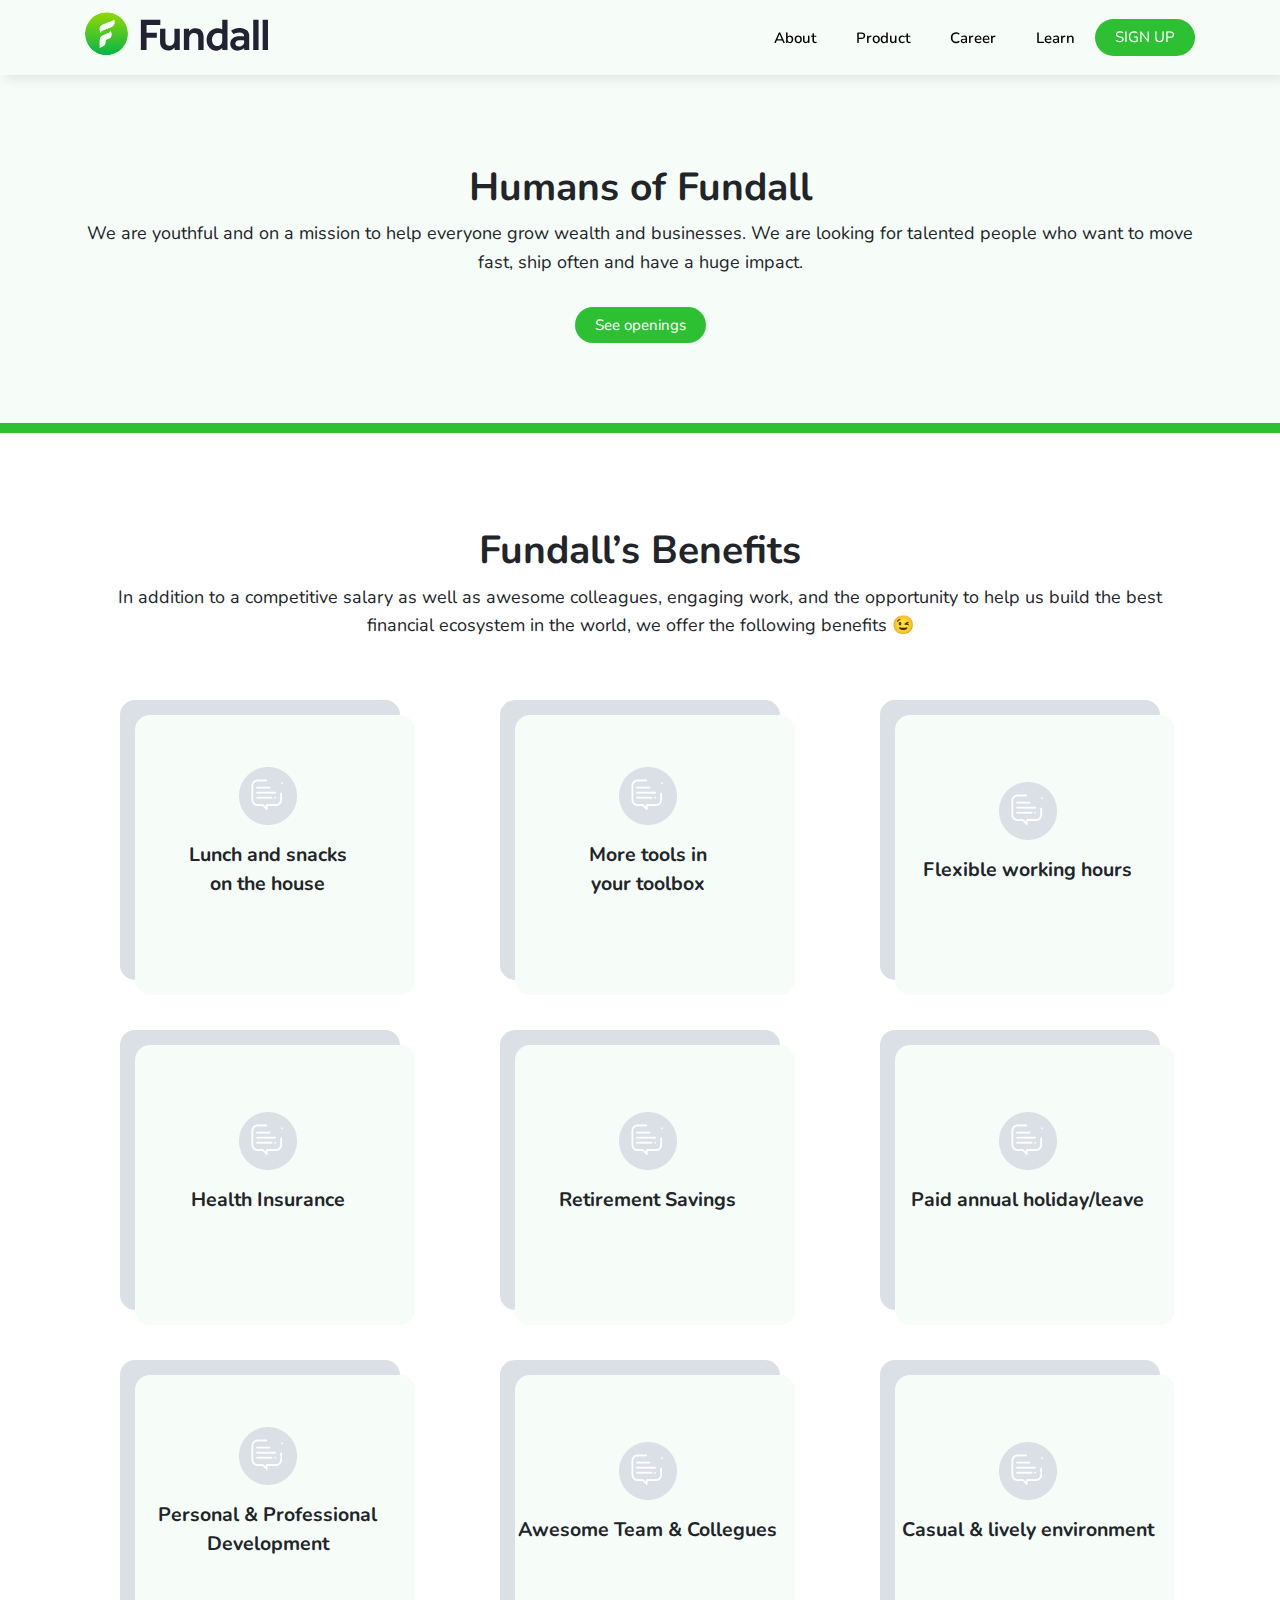
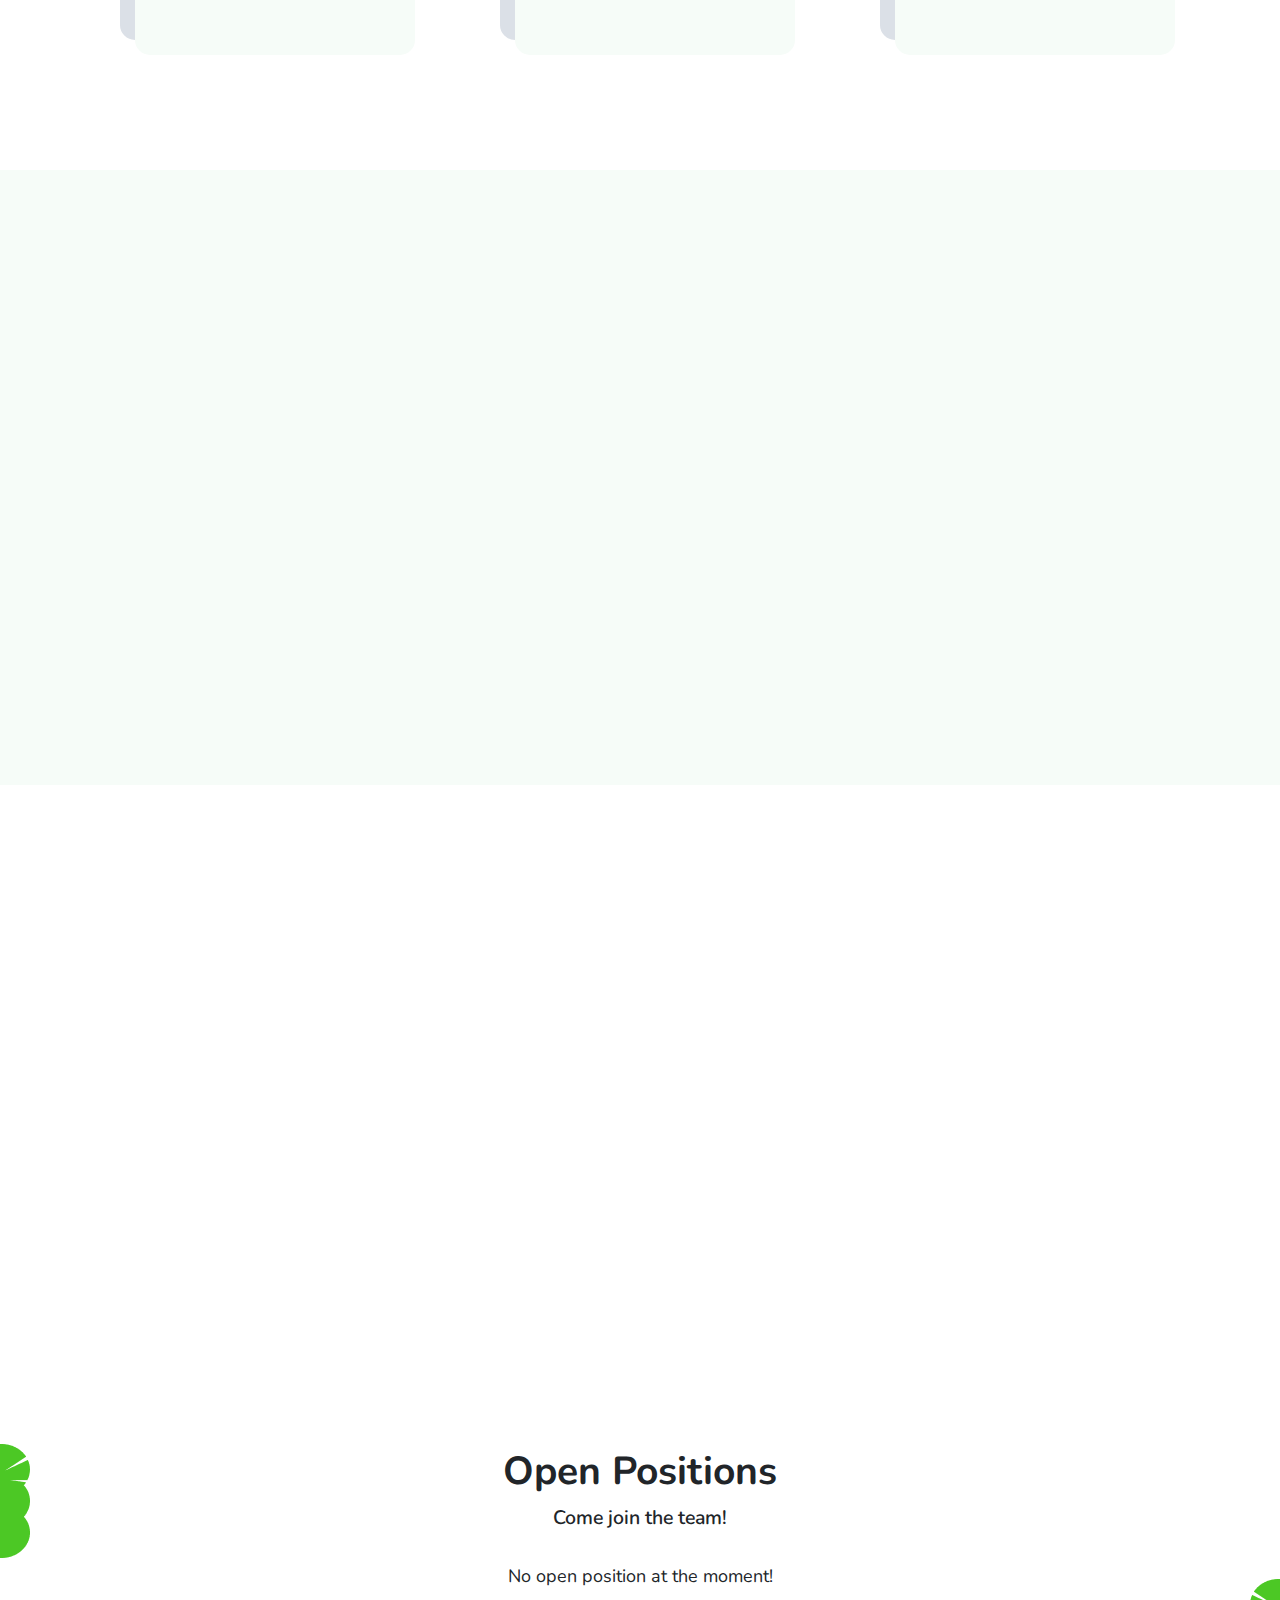
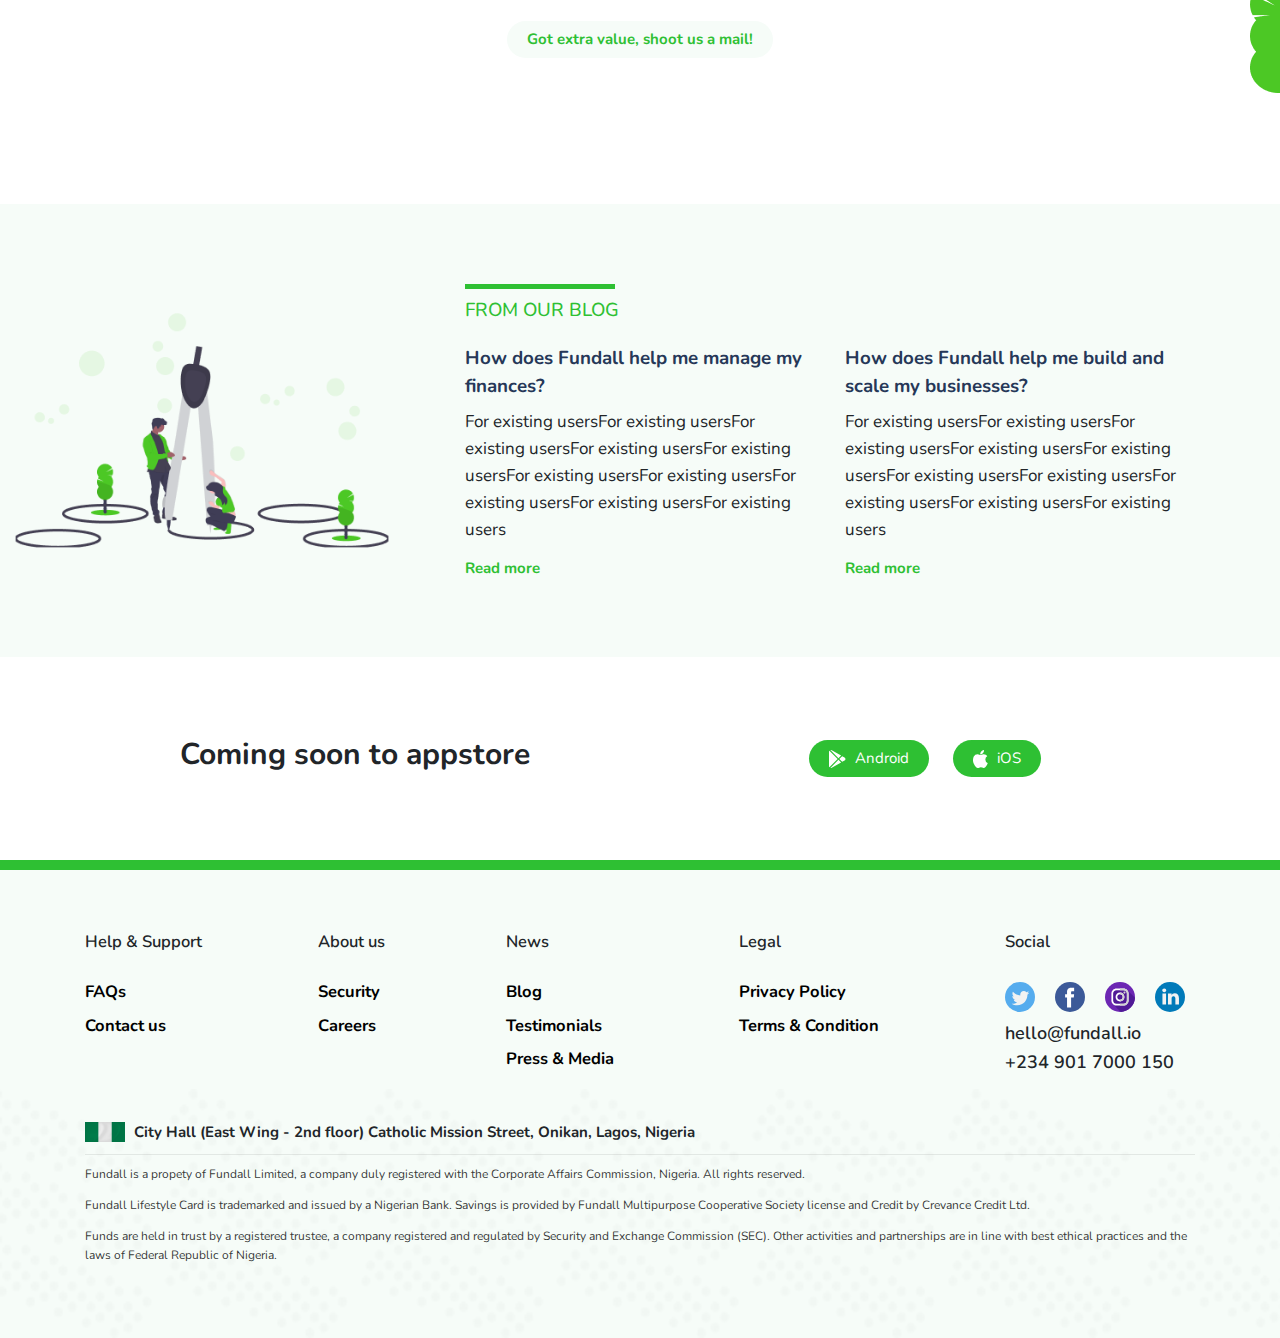
<file: careers.html>
<!doctype html>
<html lang="en">

<head>
    <meta charset="UTF-8">
    <meta name="viewport" content="width=device-width, initial-scale=1.0">

    <title>Careers at Fundall | Discover your true financial lifestyle.</title>

    <!--Favicon-->
    <link rel="icon" href="img/favicon.png" />

    <link href="https://fonts.googleapis.com/css?family=Nunito:400,600,700" rel="stylesheet">
    <link href="css/bootstrap.min.css" rel="stylesheet" />
    <link href="css/style.css" rel="stylesheet">
    <link href="css/media.css" rel="stylesheet">
</head>

<body>
    <nav class="navbar navbar-expand-lg navbar-light fixed-top">
        <div class="container h-100">
            <a class="navbar-brand" href="#back-to-top"><img src="img/Fundalllogo.svg" alt="Fundall"></a>
            <button class="navbar-toggler" type="button" data-toggle="collapse" data-target="#navbarSupportedContent"
                aria-controls="navbarSupportedContent" aria-expanded="false" aria-label="Toggle navigation">
                <span class="navbar-toggler-icon"></span>
            </button>

            <div class="collapse navbar-collapse justify-content-end align-items-center" id="navbarSupportedContent">
                <ul class="navbar-nav">
                    <li class="nav-item">
                        <a class="nav-link" href="#">About</a>
                    </li>
                    <li class="nav-item">
                        <a class="nav-link" href="#">Product</a>
                    </li>
                    <li class="nav-item">
                        <a class="nav-link" href="#">Career</a>
                    </li>
                    <li class="nav-item">
                        <a class="nav-link" href="#">Learn</a>
                    </li>
                    <li class="nav-item">
                        <a class="btn btn-primary" href="#"><span>SIGN UP</span></a>
                    </li>
                </ul>
            </div>

        </div>
    </nav>
    <section class="inverse other-pages--header">
        <div class="container">
            <div class="row align-items-center">
                <div class="col-md-12 header-content">
                    <h2 class="text-center mt-3">Humans of Fundall</h2>
                    <p class="text-center">We are youthful and on a mission to help everyone grow wealth and businesses.
                        We are looking for talented people who want to move fast, ship often and have a huge impact.
                    </p>
                    <a href="#" class="text-center btn btn-primary">See openings</a>
                </div>
            </div>
        </div>
    </section>
    <section class="fundall-benefits">
        <div class="container">
            <div class="row align-items-center mb-5">
                <div class="col-md-12">
                    <h2 class="text-center mt-3">Fundall’s Benefits</h2>
                    <p class="text-center">In addition to a competitive salary as well as awesome colleagues, engaging
                        work, and the opportunity to help us build the best financial ecosystem in the world, we offer
                        the following benefits 😉</p>
                </div>
            </div>
            <div class="row">
                <div class="col-md-4">
                    <div class="fundall-benefit">
                        <img src="img/message-circle--gray.png" alt="Fundall Benefits" />
                        <h4>Lunch and snacks <br>on the house</h4>
                    </div>
                </div>
                <div class="col-md-4">
                    <div class="fundall-benefit">
                        <img src="img/message-circle--gray.png" alt="Fundall Benefits" />
                        <h4>More tools in 
                                <br>your toolbox</h4>
                    </div>
                </div>
                <div class="col-md-4">
                    <div class="fundall-benefit">
                        <img src="img/message-circle--gray.png" alt="Fundall Benefits" />
                        <h4>Flexible working hours</h4>
                    </div>
                </div>
                <div class="col-md-4">
                    <div class="fundall-benefit">
                        <img src="img/message-circle--gray.png" alt="Fundall Benefits" />
                        <h4>Health Insurance</h4>
                    </div>
                </div>
                <div class="col-md-4">
                    <div class="fundall-benefit">
                        <img src="img/message-circle--gray.png" alt="Fundall Benefits" />
                        <h4>Retirement Savings</h4>
                    </div>
                </div>
                <div class="col-md-4">
                    <div class="fundall-benefit">
                        <img src="img/message-circle--gray.png" alt="Fundall Benefits" />
                        <h4>Paid annual holiday/leave</h4>
                    </div>
                </div>
                <div class="col-md-4">
                        <div class="fundall-benefit">
                            <img src="img/message-circle--gray.png" alt="Fundall Benefits" />
                            <h4>Personal & Professional Development</h4>
                        </div>
                    </div>
                    <div class="col-md-4">
                        <div class="fundall-benefit">
                            <img src="img/message-circle--gray.png" alt="Fundall Benefits" />
                            <h4>Awesome Team & Collegues</h4>
                        </div>
                    </div>
                    <div class="col-md-4">
                        <div class="fundall-benefit">
                            <img src="img/message-circle--gray.png" alt="Fundall Benefits" />
                            <h4>Casual & lively environment</h4>
                        </div>
                    </div>
            </div>
        </div>
    </section>
    <section class="inverse">
        <div class="container">
            <div class="row align-items-center mb-5">
                <div class="col-md-12 wow fadeInUp">
                    <h2 class="text-left">Our Values</h2>
                </div>
            </div>
            <div class="row">
                <div class="col-md-6 wow d-flex fadeInUp mb-5">
                    <img src="img/about/message-circle.png" alt="Lifestyle Events" class="mr-2" />
                    <h4>Committed to helping everyone grow wealth and build businesses together.</h4>
                </div>
                <div class="col-md-6 wow d-flex fadeInUp mb-5">
                    <img src="img/about/message-circle.png" alt="Lifestyle Events" class="mr-2" />
                    <h4>Committed to helping everyone grow wealth and build businesses together.</h4>
                </div>
                <div class="col-md-6 wow d-flex fadeInUp mb-5">
                    <img src="img/about/message-circle.png" alt="Lifestyle Events" class="mr-2" />
                    <h4>Committed to helping everyone grow wealth and build businesses together.</h4>
                </div>
                <div class="col-md-6 wow d-flex fadeInUp mb-5">
                    <img src="img/about/message-circle.png" alt="Lifestyle Events" class="mr-2" />
                    <h4>Committed to helping everyone grow wealth and build businesses together.</h4>
                </div>
                <div class="col-md-6 wow d-flex fadeInUp mb-5">
                    <img src="img/about/message-circle.png" alt="Lifestyle Events" class="mr-2" />
                    <h4>Committed to helping everyone grow wealth and build businesses together.</h4>
                </div>
                <div class="col-md-6 wow d-flex fadeInUp mb-5">
                    <img src="img/about/message-circle.png" alt="Lifestyle Events" class="mr-2" />
                    <h4>Committed to helping everyone grow wealth and build businesses together.</h4>
                </div>
            </div>
        </div>
    </section>
    <section class="community">
        <div class="container">
            <div class="row align-items-center mb-4">
                <div class="col-md-12 wow fadeInUp">
                    <h2 class="text-center">Join our Campus Network</h2>
                </div>
            </div>
            <div class="row">
                <div class="col-md-6 wow fadeInUp mb-5">
                    <div>
                        <img src="img/about/message-circle.png" alt="Lifestyle Events" />
                    </div>
                    <h4>Fundall Lifestyle Ambassadors</h4>
                    <p>The Fundall Ambassadors program is a platform focused on raising the next generation of
                        entrepreneurs in Africa who have proper knowledge of managing a business effectively and
                        planning for the lifestyle of their dreams.
                    </p>
                    <a href="#" class="btn btn-pill">APPLY NOW</a>
                </div>
                <div class="col-md-6 wow fadeInUp mb-5">
                    <div>
                        <img src="img/about/message-circle.png" alt="Empowering Champion" />
                    </div>
                    <h4>Undergraduate Internship Programme</h4>
                    <p>The undergraduate internship program is open to students who are interested in partnering to
                        build wealth for Africa.
                    </p>
                    <a href="#" class="btn btn-pill">APPLY NOW</a>
                </div>
            </div>
        </div>
    </section>
    <section class="open-positions">
        <div class="container">
                <div class="row align-items-center">
                        <div class="col-md-12 open-position">
                            <h2 class="text-center mt-3">Open Positions</h2>
                            <h4 class="text-center">Come join the team!
                            </h4>
                            <p>No open position at the moment!</p>
                            <a href="#" class="btn btn-pill">Got extra value, shoot us a mail!</a>
                        </div>
                    </div>
                    <img src="img/oepn-position--vector.png" alt="Careers at Fundall" class="left" />
                    <img src="img/oepn-position--vector.png" alt="Careers at Fundall" class="right" />
        </div>
    </section>
    <section class="inverse">
        <div class="container">
            <div class="row">
                <div class="col-md-4 d-flex justify-content-end">
                    <img src="img/about/our-blog.png" class="our-blog" alt="Our Blog">
                </div>
                <div class="col-md-8">
                    <div class="row mb-3">
                        <div class="col-md-12">
                            <div class="topic-rule thick"></div>
                            <h5 class="fundall-green">FROM OUR BLOG</h5>
                        </div>
                    </div>
                    <div class="row">
                        <div class="col-md-6 article">
                            <h5>How does Fundall help me manage my finances?</h5>
                            <p>For existing usersFor existing usersFor existing usersFor existing usersFor existing
                                usersFor existing usersFor existing usersFor existing usersFor existing usersFor
                                existing users</p>
                            <a href="#">Read more</a>
                        </div>
                        <div class="col-md-6 article">
                            <h5>How does Fundall help me build and scale my businesses?
                            </h5>
                            <p>For existing usersFor existing usersFor existing usersFor existing usersFor existing
                                usersFor existing usersFor existing usersFor existing usersFor existing usersFor
                                existing users</p>
                            <a href="#">Read more</a>
                        </div>
                    </div>
                </div>
            </div>
        </div>
    </section>
    <section>
        <div class="container">
            <div class="row align-items-center">
                <div class="col-md-6 d-flex justify-content-center">
                    <h3>Coming soon to appstore</h3>
                </div>
                <div class="col-md-6 d-flex justify-content-center">
                    <div class="coming-soon">
                        <button href="#" class="btn btn-primary">
                            <svg xmlns="http://www.w3.org/2000/svg" viewBox="0 0 13.981 15.295">
                                <defs>
                                    <style>
                                        .a {
                                            fill: #fff;
                                        }
                                    </style>
                                </defs>
                                <g transform="translate(-21.991 0)">
                                    <g transform="translate(23.15 0)">
                                        <g transform="translate(0)">
                                            <path class="a" d="M61.962.24A1.5,1.5,0,0,0,60.8.04l6.9,6.9L69.936,4.7Z"
                                                transform="translate(-60.802 0)" />
                                        </g>
                                    </g>
                                    <g transform="translate(21.991 0.601)">
                                        <g transform="translate(0)">
                                            <path class="a"
                                                d="M22.294,20.116a1.5,1.5,0,0,0-.3.9V33.307a1.5,1.5,0,0,0,.3.9l7.046-7.046Z"
                                                transform="translate(-21.991 -20.116)" />
                                        </g>
                                    </g>
                                    <g transform="translate(30.757 5.211)">
                                        <g transform="translate(0)">
                                            <path class="a"
                                                d="M319.9,175.574l-2.009-1.124-2.436,2.436,2.436,2.436,2.01-1.124a1.5,1.5,0,0,0,0-2.623Z"
                                                transform="translate(-315.451 -174.45)" />
                                        </g>
                                    </g>
                                    <g transform="translate(23.151 8.355)">
                                        <g transform="translate(0)">
                                            <path class="a"
                                                d="M67.713,279.711l-6.9,6.9a1.489,1.489,0,0,0,1.159-.2l7.975-4.462Z"
                                                transform="translate(-60.815 -279.711)" />
                                        </g>
                                    </g>
                                </g>
                            </svg>
                            <span>Android</span>
                        </button>
                        <button href="#" class="btn btn-primary">
                            <svg xmlns="http://www.w3.org/2000/svg" viewBox="0 0 4.903 6">
                                <defs>
                                    <style>
                                        .a {
                                            fill: #fff;
                                        }
                                    </style>
                                </defs>
                                <g transform="translate(-27.875 0)">
                                    <path class="a"
                                        d="M28.128,73.1a3.1,3.1,0,0,0,.376,3.026c.28.4.563.768.952.768h.022a1.175,1.175,0,0,0,.442-.118,1.209,1.209,0,0,1,.523-.124,1.138,1.138,0,0,1,.5.12,1.055,1.055,0,0,0,.477.114c.437-.008.706-.4.943-.746a3.308,3.308,0,0,0,.413-.846l0-.005a.049.049,0,0,0-.026-.06l0,0a1.254,1.254,0,0,1-.76-1.148A1.29,1.29,0,0,1,32.6,73l0,0a.049.049,0,0,0,.014-.069,1.419,1.419,0,0,0-1.116-.606c-.032,0-.064,0-.1,0a1.946,1.946,0,0,0-.7.175,1.126,1.126,0,0,1-.336.1,1.1,1.1,0,0,1-.347-.1,1.682,1.682,0,0,0-.612-.155h-.016A1.5,1.5,0,0,0,28.128,73.1Z"
                                        transform="translate(0 -70.897)" />
                                    <path class="a"
                                        d="M150.447,0a1.37,1.37,0,0,0-.9.464,1.284,1.284,0,0,0-.325.952.049.049,0,0,0,.045.043l.064,0a1.159,1.159,0,0,0,.854-.438A1.353,1.353,0,0,0,150.5.044.049.049,0,0,0,150.447,0Z"
                                        transform="translate(-118.948 0)" />
                                </g>
                            </svg>
                            <span>iOS</span>
                        </button>
                    </div>
                </div>
            </div>
        </div>
    </section>
    <footer>
        <div class="container">
            <div class="row mb-5">
                <div class="col-md-12 footer-nav">
                    <div>
                        <h4>Help & Support</h4>
                        <ul>
                            <li><a href="#">FAQs</a></li>
                            <li><a href="#">Contact us</a></li>
                        </ul>
                    </div>
                    <div>
                        <h4>About us</h4>
                        <ul>
                            <li><a href="#">Security</a></li>
                            <li><a href="#">Careers</a></li>
                        </ul>
                    </div>
                    <div>
                        <h4>News</h4>
                        <ul>
                            <li><a href="#">Blog</a></li>
                            <li><a href="#">Testimonials</a></li>
                            <li><a href="#">Press & Media</a></li>
                        </ul>
                    </div>
                    <div>
                        <h4>Legal</h4>
                        <ul>
                            <li><a href="#">Privacy Policy</a></li>
                            <li><a href="#">Terms & Condition</a></li>
                        </ul>
                    </div>
                    <div class="contact">
                        <h4>Social</h4>
                        <div>
                            <ul class="social-media">
                                <li><a href="#"><img src="img/twitter.svg" alt="Fundall - Twitter" /></a></li>
                                <li><a href="#"><img src="img/facebook.svg" alt="Fundall - Facebook" /></a></li>
                                <li><a href="#"><img src="img/instagram.svg" alt="Fundall - Instagram" /></a></li>
                                <li><a href="#"><img src="img/linkedin.svg" alt="Fundall - LinkedIn" /></a></li>
                            </ul>
                            <p>hello@fundall.io</p>
                            <p>+234 901 7000 150</p>
                        </div>
                    </div>


                </div>


            </div>
            <div class="row">
                <div class="col-md-12">
                    <h3><img src="img/ng-flag.jpg" alt="NG" class="ng-flag" /> City Hall (East Wing - 2nd floor)
                        Catholic Mission Street, Onikan, Lagos, Nigeria</h3>
                </div>
            </div>
            <div class="row copyright">
                <div class="col-md-12">
                    <p>Fundall is a propety of Fundall Limited, a company duly registered with the Corporate Affairs
                        Commission, Nigeria. All rights reserved.</p>
                    <p>Fundall Lifestyle Card is trademarked and issued by a Nigerian Bank. Savings is provided by
                        Fundall Multipurpose Cooperative
                        Society license and Credit by Crevance Credit Ltd.
                    </p>
                    <p>Funds are held in trust by a registered trustee, a company registered and regulated by Security
                        and Exchange Commission (SEC). Other activities and
                        partnerships are in line with best ethical practices and the laws of Federal Republic of
                        Nigeria.
                    </p>
                </div>
            </div>
        </div>
    </footer>
    <script src="js/jquery-3.3.1.js"></script>
    <script src="https://cdnjs.cloudflare.com/ajax/libs/wow/1.1.2/wow.min.js"></script>
    <script>
        // Wow JS
        new WOW().init();
    </script>
    <script src="js/bootstrap.min.js" type="text/javascript"></script>
</body>

</html>
</file>
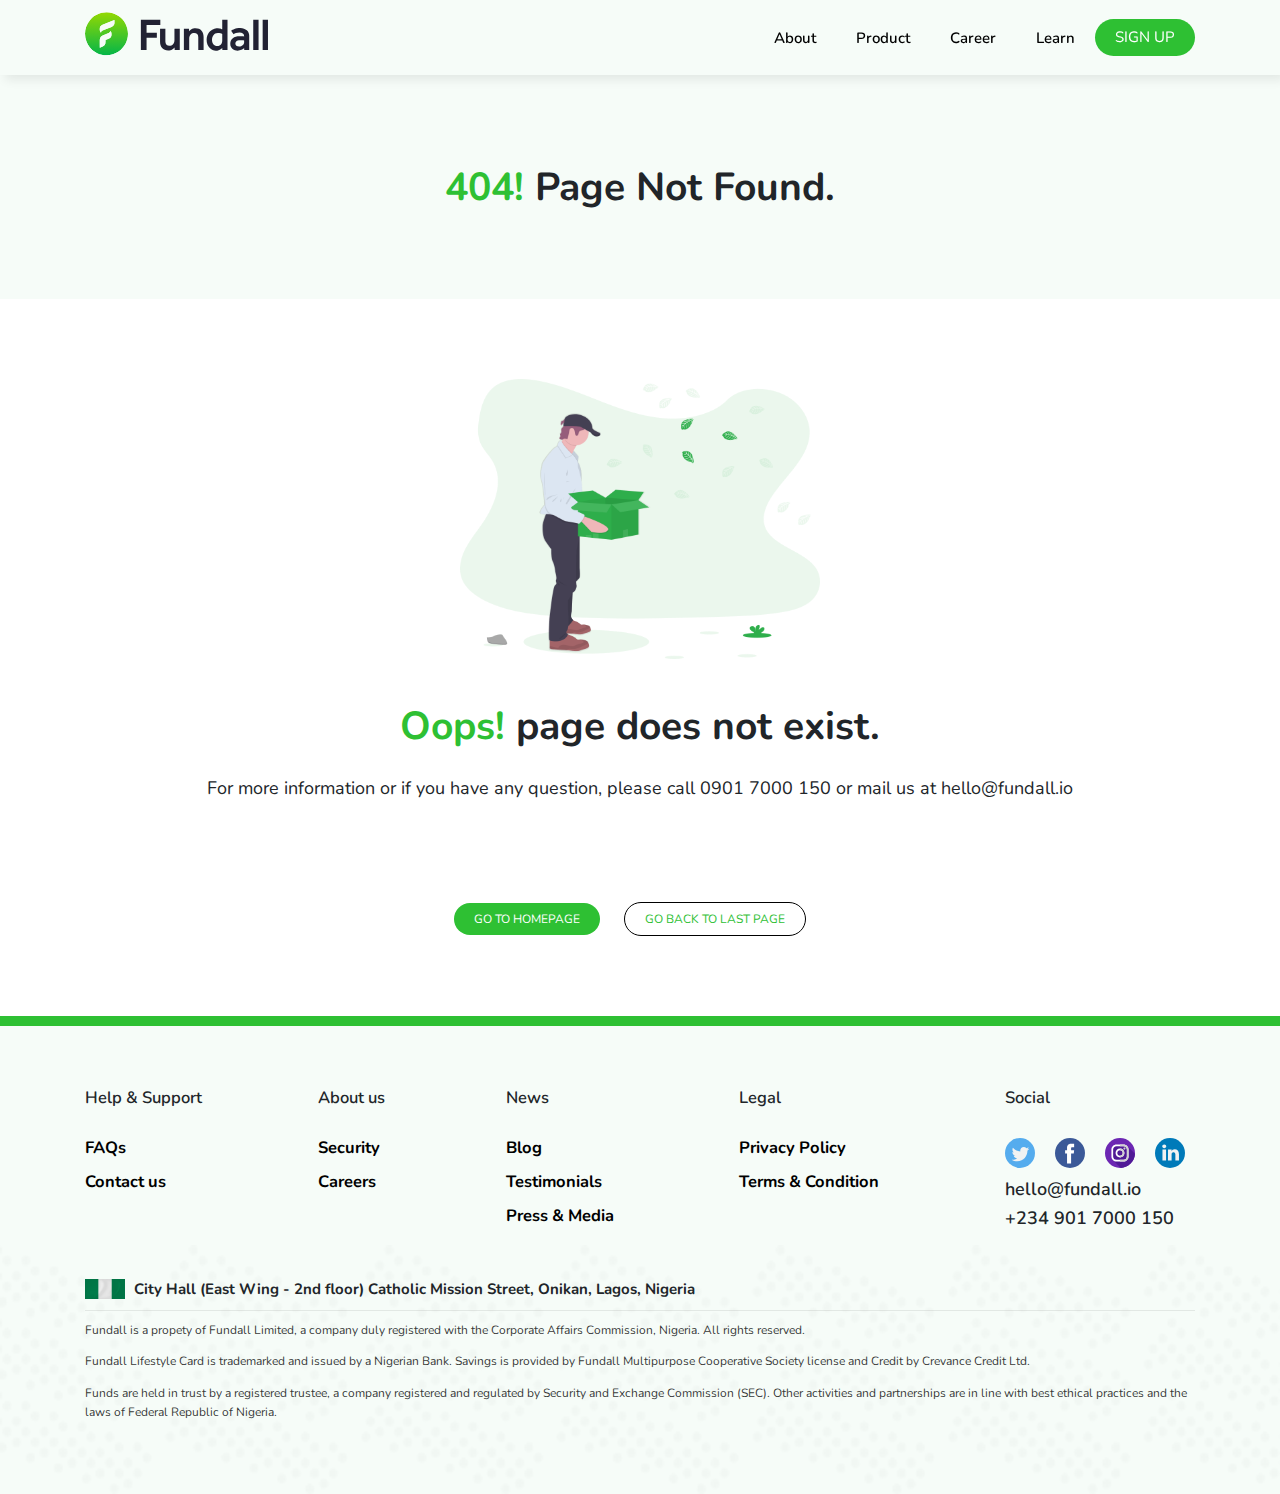
<file: error404.html>
<!doctype html>
<html lang="en">

<head>
    <meta charset="UTF-8">
    <meta name="viewport" content="width=device-width, initial-scale=1.0">

    <title>Fundall | Discover your true financial lifestyle.</title>

    <!--Favicon-->
    <link rel="icon" href="img/favicon.png" />

    <link href="https://fonts.googleapis.com/css?family=Nunito:400,600,700" rel="stylesheet">
    <link href="css/bootstrap.min.css" rel="stylesheet" />
    <link href="css/style.css" rel="stylesheet">
    <link href="css/media.css" rel="stylesheet">
</head>

<body>
    <nav class="navbar navbar-expand-lg navbar-light fixed-top">
        <div class="container h-100">
            <a class="navbar-brand" href="#back-to-top"><img src="img/Fundalllogo.svg" alt="Fundall"></a>
            <button class="navbar-toggler" type="button" data-toggle="collapse" data-target="#navbarSupportedContent"
                aria-controls="navbarSupportedContent" aria-expanded="false" aria-label="Toggle navigation">
                <span class="navbar-toggler-icon"></span>
            </button>

            <div class="collapse navbar-collapse justify-content-end align-items-center" id="navbarSupportedContent">
                <ul class="navbar-nav">
                    <li class="nav-item">
                        <a class="nav-link" href="#">About</a>
                    </li>
                    <li class="nav-item">
                        <a class="nav-link" href="#">Product</a>
                    </li>
                    <li class="nav-item">
                        <a class="nav-link" href="#">Career</a>
                    </li>
                    <li class="nav-item">
                        <a class="nav-link" href="#">Learn</a>
                    </li>
                    <li class="nav-item">
                        <a class="btn btn-primary" href="#"><span>SIGN UP</span></a>
                    </li>
                </ul>
            </div>

        </div>
    </nav>
    <section class="inverse error">
        <div class="container">
            <div class="row align-items-center">
                <div class="col-md-12">
                    <h2 class="text-center mt-3"><span class="fundall-green">404!</span> Page Not Found.</h2>
                </div>
            </div>
        </div>
    </section>
    <section class="error-message">
        <div class="container">
            <div class="row mb-5">
                <div class="col-md-12 d-flex justify-content-center">
                    <img src="img/error404.png" class="error-illustration" />
                </div>
            </div>
            <div class="row">
                <div class="col-md-12 mb-3">
                        <h2 class="text-center mb-4"><span class="fundall-green">Oops!</span> page does not exist.</h2>
                        <p class="text-center">For more information or if you have any question, please call 0901 7000 150 or mail us at hello@fundall.io</p>
                </div>
                <div class="col-md-12 error">
                        <div class="error-revert">
                            <a href="#" class="btn btn-primary">GO TO HOMEPAGE</a>
                            <a href="#" class="btn btn-secondary">GO BACK TO LAST PAGE</a>
                        </div>
                    </div>
            </div>
        </div>
    </section>
    <footer>
            <div class="container">
                <div class="row mb-5">
                    <div class="col-md-12 footer-nav">
                        <div>
                            <h4>Help & Support</h4>
                            <ul>
                                <li><a href="#">FAQs</a></li>
                                <li><a href="#">Contact us</a></li>
                            </ul>
                        </div>
                        <div>
                            <h4>About us</h4>
                            <ul>
                                <li><a href="#">Security</a></li>
                                <li><a href="#">Careers</a></li>
                            </ul>
                        </div>
                        <div>
                            <h4>News</h4>
                            <ul>
                                <li><a href="#">Blog</a></li>
                                <li><a href="#">Testimonials</a></li>
                                <li><a href="#">Press & Media</a></li>
                            </ul>
                        </div>
                        <div>
                            <h4>Legal</h4>
                            <ul>
                                <li><a href="#">Privacy Policy</a></li>
                                <li><a href="#">Terms & Condition</a></li>
                            </ul>
                        </div>
                        <div class="contact">
                            <h4>Social</h4>
                            <div>
                                <ul class="social-media">
                                    <li><a href="#"><img src="img/twitter.svg" alt="Fundall - Twitter" /></a></li>
                                    <li><a href="#"><img src="img/facebook.svg" alt="Fundall - Facebook" /></a></li>
                                    <li><a href="#"><img src="img/instagram.svg" alt="Fundall - Instagram" /></a></li>
                                    <li><a href="#"><img src="img/linkedin.svg" alt="Fundall - LinkedIn" /></a></li>
                                </ul>
                                <p>hello@fundall.io</p>
                                <p>+234 901 7000 150</p>
                            </div>
                        </div>
    
    
                    </div>
    
    
                </div>
                <div class="row">
                    <div class="col-md-12">
                        <h3><img src="img/ng-flag.jpg" alt="NG" class="ng-flag" /> City Hall (East Wing - 2nd floor)
                            Catholic Mission Street, Onikan, Lagos, Nigeria</h3>
                    </div>
                </div>
                <div class="row copyright">
                    <div class="col-md-12">
                        <p>Fundall is a propety of Fundall Limited, a company duly registered with the Corporate Affairs
                            Commission, Nigeria. All rights reserved.</p>
                        <p>Fundall Lifestyle Card is trademarked and issued by a Nigerian Bank. Savings is provided by
                            Fundall Multipurpose Cooperative
                            Society license and Credit by Crevance Credit Ltd.
                        </p>
                        <p>Funds are held in trust by a registered trustee, a company registered and regulated by Security
                            and Exchange Commission (SEC). Other activities and
                            partnerships are in line with best ethical practices and the laws of Federal Republic of
                            Nigeria.
                        </p>
                    </div>
                </div>
            </div>
        </footer>
    <script src="js/jquery-3.3.1.js"></script>
    <script src="js/bootstrap.min.js" type="text/javascript"></script>
</body>

</html>
</file>
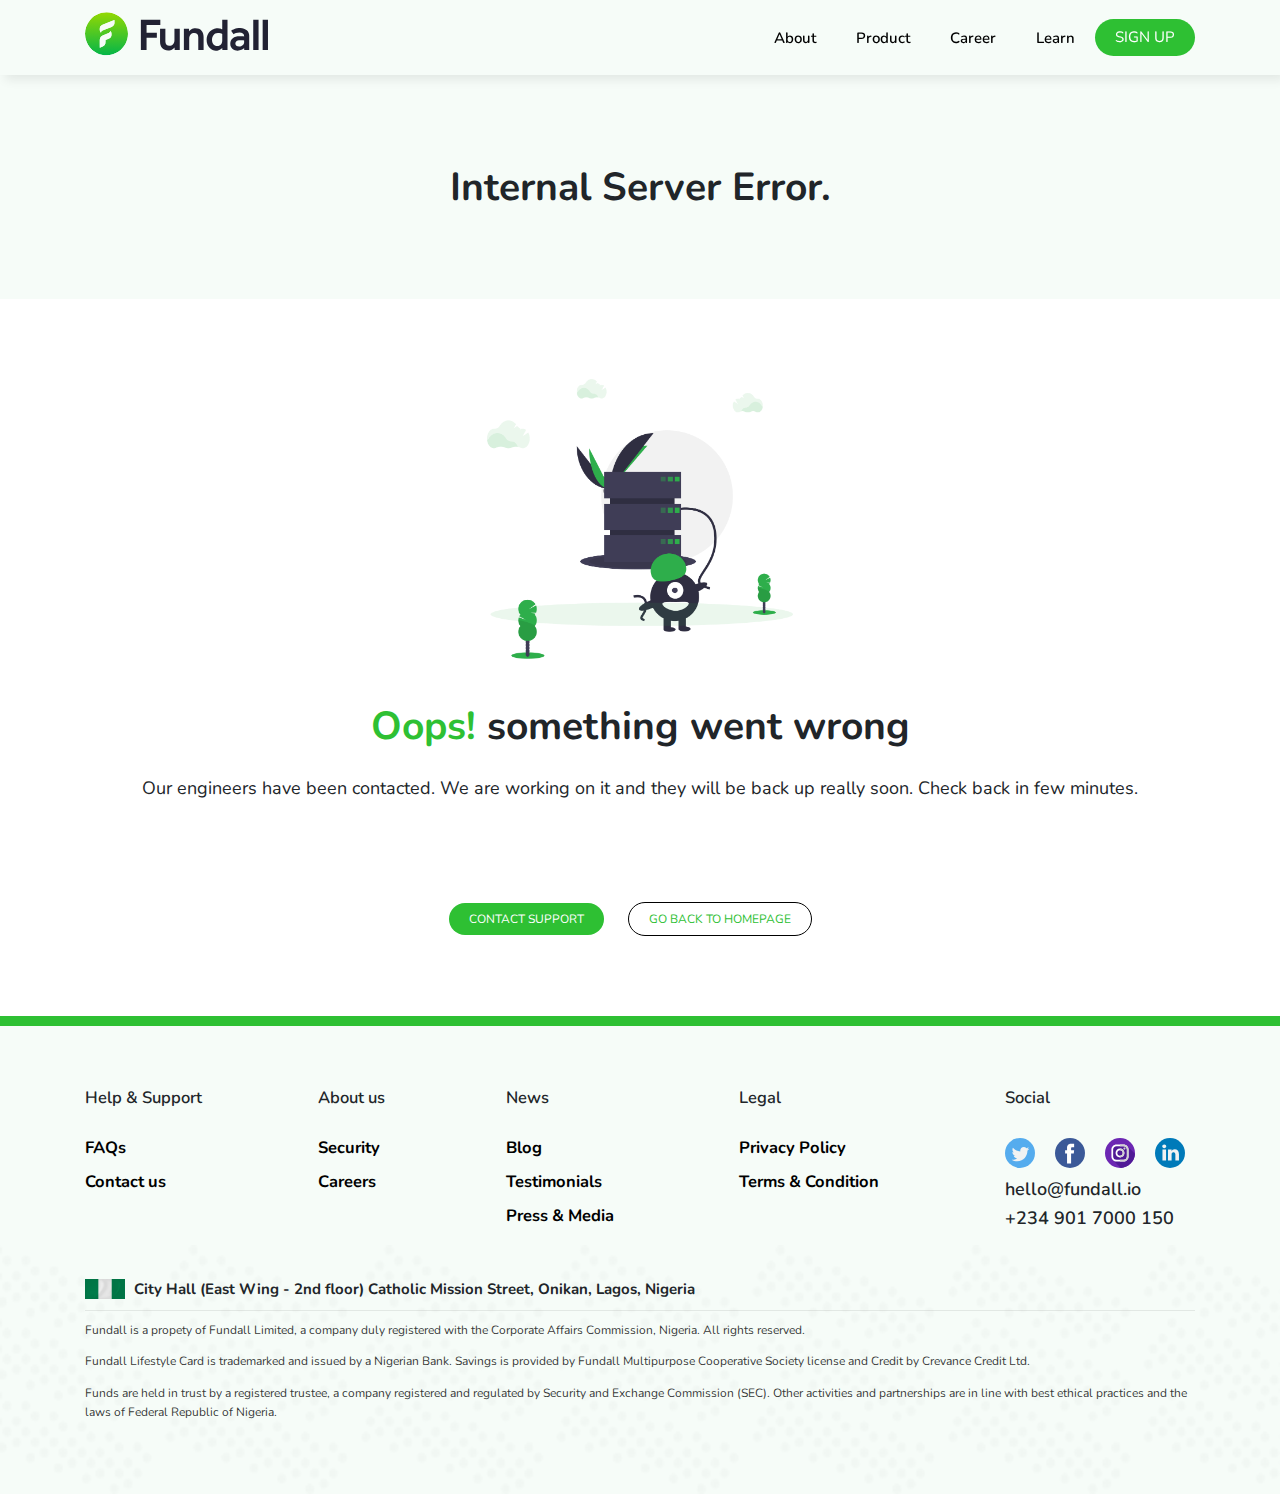
<file: error500.html>
<!doctype html>
<html lang="en">

<head>
    <meta charset="UTF-8">
    <meta name="viewport" content="width=device-width, initial-scale=1.0">

    <title>Fundall | Discover your true financial lifestyle.</title>

    <!--Favicon-->
    <link rel="icon" href="img/favicon.png" />

    <link href="https://fonts.googleapis.com/css?family=Nunito:400,600,700" rel="stylesheet">
    <link href="css/bootstrap.min.css" rel="stylesheet" />
    <link href="css/style.css" rel="stylesheet">
    <link href="css/media.css" rel="stylesheet">
</head>

<body>
    <nav class="navbar navbar-expand-lg navbar-light fixed-top">
        <div class="container h-100">
            <a class="navbar-brand" href="#back-to-top"><img src="img/Fundalllogo.svg" alt="Fundall"></a>
            <button class="navbar-toggler" type="button" data-toggle="collapse" data-target="#navbarSupportedContent"
                aria-controls="navbarSupportedContent" aria-expanded="false" aria-label="Toggle navigation">
                <span class="navbar-toggler-icon"></span>
            </button>

            <div class="collapse navbar-collapse justify-content-end align-items-center" id="navbarSupportedContent">
                <ul class="navbar-nav">
                    <li class="nav-item">
                        <a class="nav-link" href="#">About</a>
                    </li>
                    <li class="nav-item">
                        <a class="nav-link" href="#">Product</a>
                    </li>
                    <li class="nav-item">
                        <a class="nav-link" href="#">Career</a>
                    </li>
                    <li class="nav-item">
                        <a class="nav-link" href="#">Learn</a>
                    </li>
                    <li class="nav-item">
                        <a class="btn btn-primary" href="#"><span>SIGN UP</span></a>
                    </li>
                </ul>
            </div>

        </div>
    </nav>
    <section class="inverse error">
        <div class="container">
            <div class="row align-items-center">
                <div class="col-md-12">
                    <h2 class="text-center mt-3">Internal Server Error.</h2>
                </div>
            </div>
        </div>
    </section>
    <section class="error-message">
        <div class="container">
            <div class="row mb-5">
                <div class="col-md-12 d-flex justify-content-center">
                    <img src="img/error500.png" class="error-illustration" />
                </div>
            </div>
            <div class="row">
                <div class="col-md-12 mb-3">
                        <h2 class="text-center mb-4"><span class="fundall-green">Oops!</span> something went wrong</h2>
                        <p class="text-center">Our engineers have been contacted. We are working on it and they will be back up really soon. Check back in few minutes.</p>
                </div>
                <div class="col-md-12 error">
                        <div class="error-revert">
                            <a href="#" class="btn btn-primary">CONTACT SUPPORT</a>
                            <a href="#" class="btn btn-secondary">GO BACK TO HOMEPAGE</a>
                        </div>
                    </div>
            </div>
        </div>
    </section>
    <footer>
            <div class="container">
                <div class="row mb-5">
                    <div class="col-md-12 footer-nav">
                        <div>
                            <h4>Help & Support</h4>
                            <ul>
                                <li><a href="#">FAQs</a></li>
                                <li><a href="#">Contact us</a></li>
                            </ul>
                        </div>
                        <div>
                            <h4>About us</h4>
                            <ul>
                                <li><a href="#">Security</a></li>
                                <li><a href="#">Careers</a></li>
                            </ul>
                        </div>
                        <div>
                            <h4>News</h4>
                            <ul>
                                <li><a href="#">Blog</a></li>
                                <li><a href="#">Testimonials</a></li>
                                <li><a href="#">Press & Media</a></li>
                            </ul>
                        </div>
                        <div>
                            <h4>Legal</h4>
                            <ul>
                                <li><a href="#">Privacy Policy</a></li>
                                <li><a href="#">Terms & Condition</a></li>
                            </ul>
                        </div>
                        <div class="contact">
                            <h4>Social</h4>
                            <div>
                                <ul class="social-media">
                                    <li><a href="#"><img src="img/twitter.svg" alt="Fundall - Twitter" /></a></li>
                                    <li><a href="#"><img src="img/facebook.svg" alt="Fundall - Facebook" /></a></li>
                                    <li><a href="#"><img src="img/instagram.svg" alt="Fundall - Instagram" /></a></li>
                                    <li><a href="#"><img src="img/linkedin.svg" alt="Fundall - LinkedIn" /></a></li>
                                </ul>
                                <p>hello@fundall.io</p>
                                <p>+234 901 7000 150</p>
                            </div>
                        </div>
    
    
                    </div>
    
    
                </div>
                <div class="row">
                    <div class="col-md-12">
                        <h3><img src="img/ng-flag.jpg" alt="NG" class="ng-flag" /> City Hall (East Wing - 2nd floor)
                            Catholic Mission Street, Onikan, Lagos, Nigeria</h3>
                    </div>
                </div>
                <div class="row copyright">
                    <div class="col-md-12">
                        <p>Fundall is a propety of Fundall Limited, a company duly registered with the Corporate Affairs
                            Commission, Nigeria. All rights reserved.</p>
                        <p>Fundall Lifestyle Card is trademarked and issued by a Nigerian Bank. Savings is provided by
                            Fundall Multipurpose Cooperative
                            Society license and Credit by Crevance Credit Ltd.
                        </p>
                        <p>Funds are held in trust by a registered trustee, a company registered and regulated by Security
                            and Exchange Commission (SEC). Other activities and
                            partnerships are in line with best ethical practices and the laws of Federal Republic of
                            Nigeria.
                        </p>
                    </div>
                </div>
            </div>
        </footer>
    <script src="js/jquery-3.3.1.js"></script>
    <script src="js/bootstrap.min.js" type="text/javascript"></script>
</body>

</html>
</file>
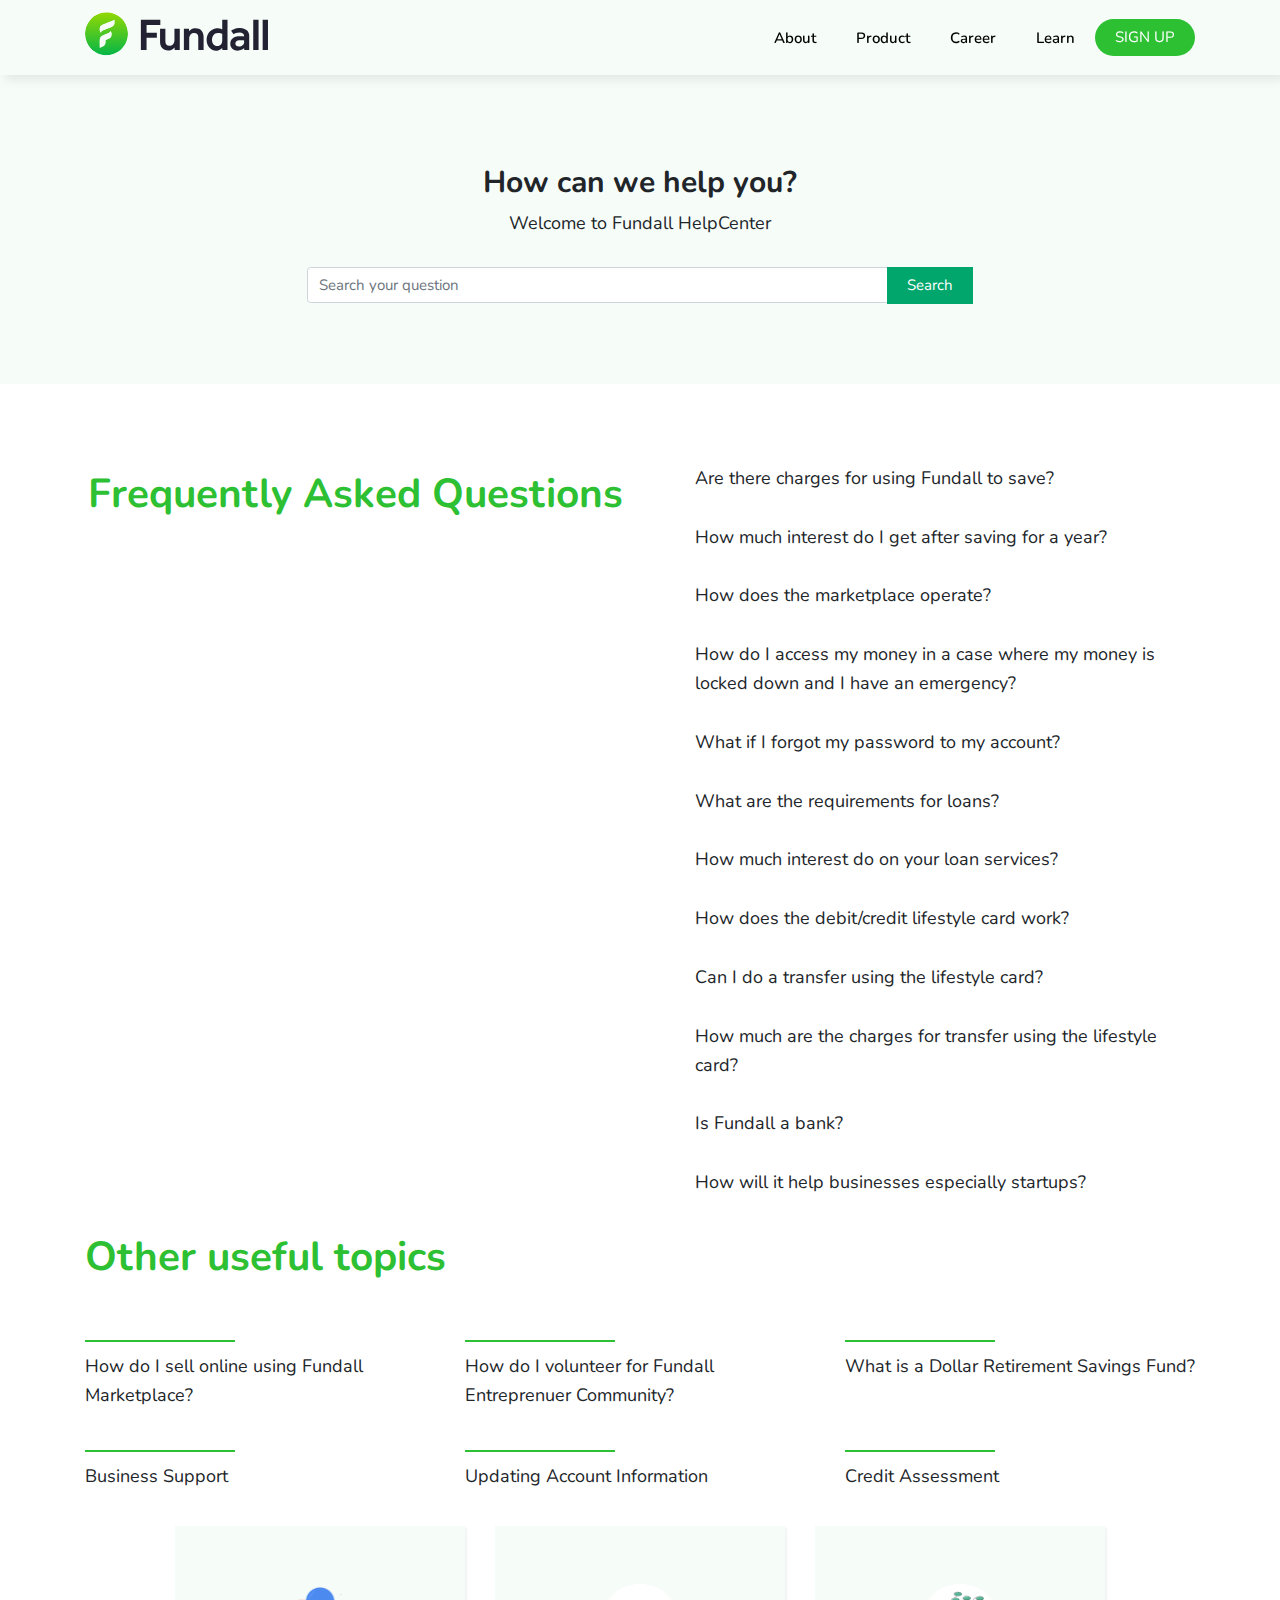
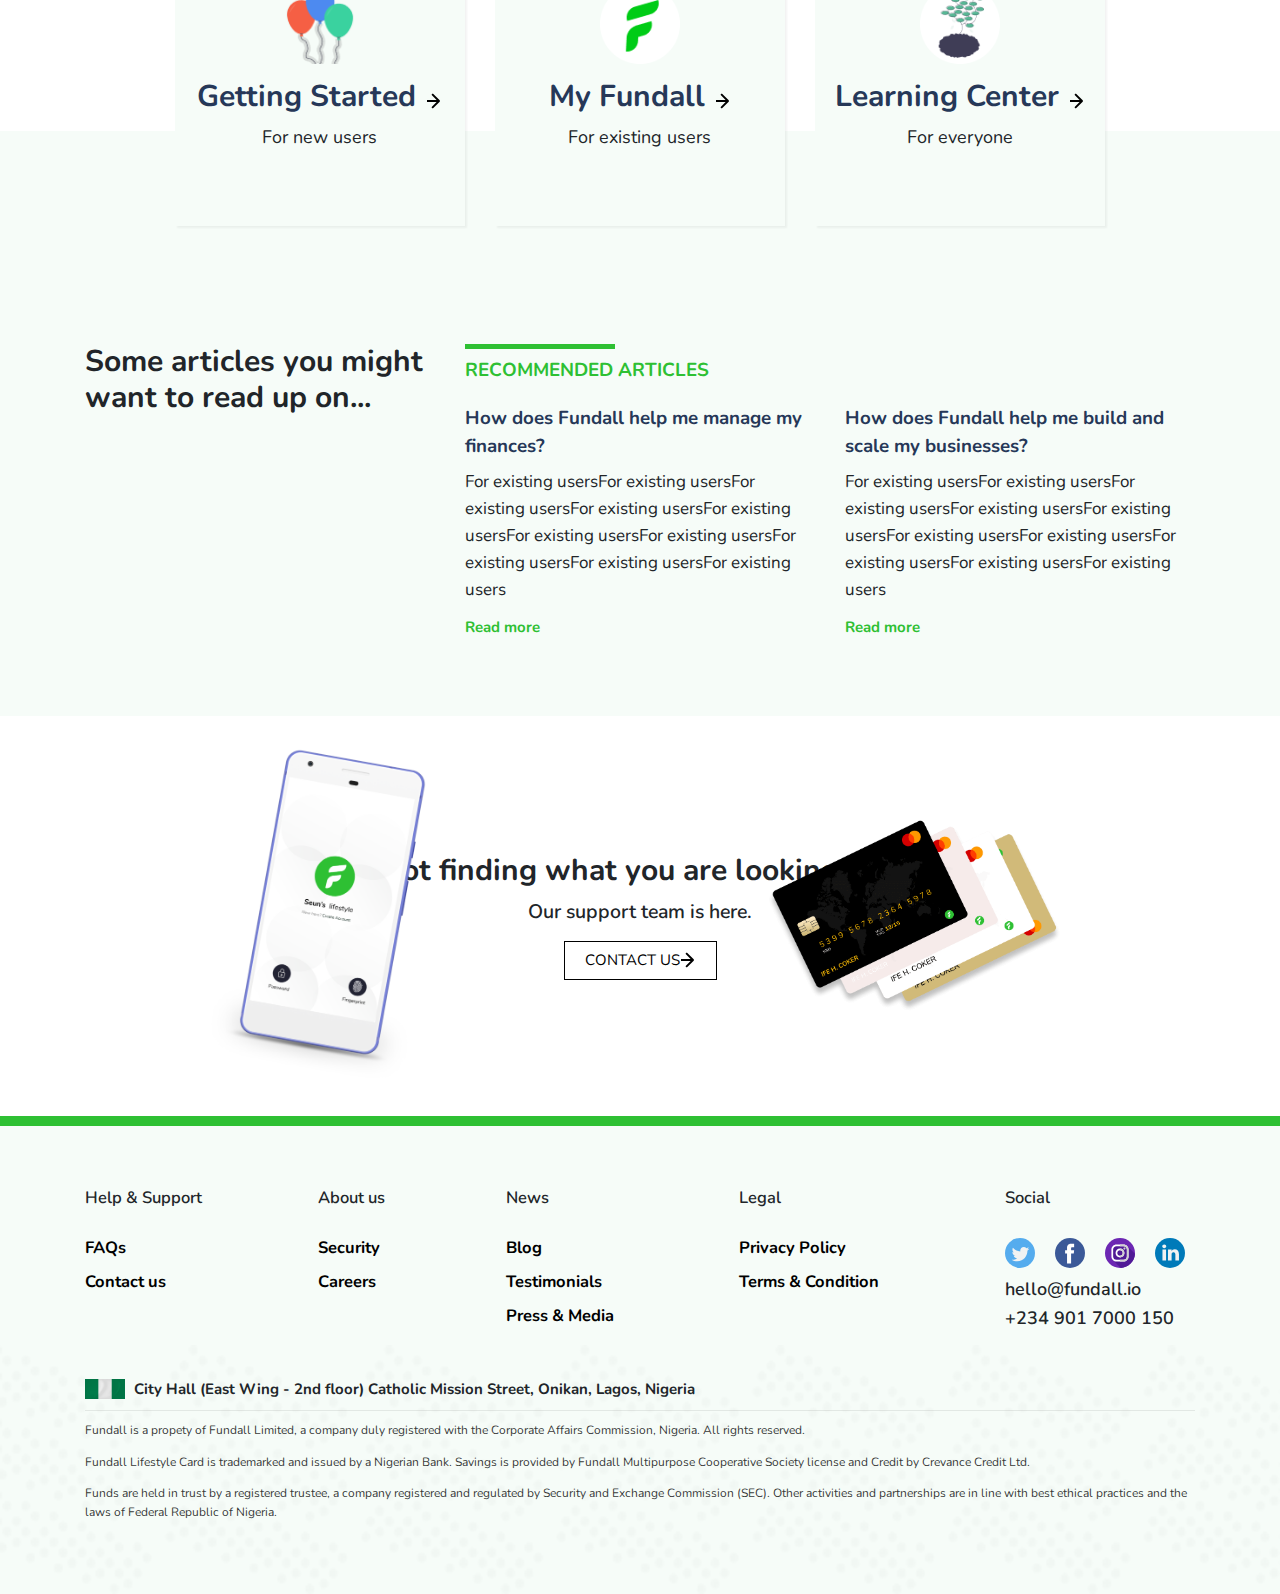
<file: faq.html>
<!doctype html>
<html lang="en">

<head>
    <meta charset="UTF-8">
    <meta name="viewport" content="width=device-width, initial-scale=1.0">

    <title>FAQs - Fundall | Discover your true financial lifestyle.</title>

    <!--Favicon-->
    <link rel="icon" href="img/favicon.png" />

    <link href="https://fonts.googleapis.com/css?family=Nunito:400,600,700" rel="stylesheet">
    <link href="css/bootstrap.min.css" rel="stylesheet" />
    <link href="css/style.css" rel="stylesheet">
    <link href="css/media.css" rel="stylesheet">
</head>

<body>
    <nav class="navbar navbar-expand-lg navbar-light fixed-top">
        <div class="container h-100">
            <a class="navbar-brand" href="#back-to-top"><img src="img/Fundalllogo.svg" alt="Fundall"></a>
            <button class="navbar-toggler" type="button" data-toggle="collapse" data-target="#navbarSupportedContent"
                aria-controls="navbarSupportedContent" aria-expanded="false" aria-label="Toggle navigation">
                <span class="navbar-toggler-icon"></span>
            </button>

            <div class="collapse navbar-collapse justify-content-end align-items-center" id="navbarSupportedContent">
                <ul class="navbar-nav">
                    <li class="nav-item">
                        <a class="nav-link" href="#">About</a>
                    </li>
                    <li class="nav-item">
                        <a class="nav-link" href="#">Product</a>
                    </li>
                    <li class="nav-item">
                        <a class="nav-link" href="#">Career</a>
                    </li>
                    <li class="nav-item">
                        <a class="nav-link" href="#">Learn</a>
                    </li>
                    <li class="nav-item">
                        <a class="btn btn-primary" href="#"><span>SIGN UP</span></a>
                    </li>
                </ul>
            </div>

        </div>
    </nav>
    <section class="inverse faq">
        <div class="container">
            <div class="row align-items-center">
                <div class="col-md-12  faq-header">
                    <h3 class="text-center mt-3">How can we help you?</h3>
                    <p>Welcome to Fundall HelpCenter</p>
                    <div class="input-group mt-3">
                        <input type="text" class="form-control" placeholder="Search your question"
                            aria-label="user-question" aria-describedby="user-question">
                        <div class="input-group-append">
                            <button class="btn btn-tertiary" type="button" id="user-question">Search</button>
                        </div>
                    </div>
                </div>
            </div>
        </div>
    </section>
    <section class="faq-questions">
        <div class="container">
            <div class="row">
                <div class="col-md-6">
                    <h1 class="fundall-green">Frequently Asked Questions</h1>
                </div>
                <div class="col-md-6">
                    <ul>
                        <li>
                            <p>Are there charges for using Fundall to save?</p>
                        </li>
                        <li>
                            <p>How much interest do I get after saving for a year?</p>
                        </li>
                        <li>
                            <p>How does the marketplace operate?</p>
                        </li>
                        <li>
                            <p>How do I access my money in a case where my money is locked down and I have an emergency?
                            </p>
                        </li>
                        <li>
                            <p>What if I forgot my password to my account?</p>
                        </li>
                        <li>
                            <p>What are the requirements for loans?</p>
                        </li>
                        <li>
                            <p>How much interest do on your loan services?</p>
                        </li>
                        <li>
                            <p>How does the debit/credit lifestyle card work?</p>
                        </li>
                        <li>
                            <p>Can I do a transfer using the lifestyle card?</p>
                        </li>
                        <li>
                            <p>How much are the charges for transfer using the lifestyle card?</p>
                        </li>
                        <li>
                            <p>Is Fundall a bank?</p>
                        </li>
                        <li>
                            <p>How will it help businesses especially startups?</p>
                        </li>
                    </ul>
                </div>
            </div>
            <div class="row mb-5">
                <div class="col-md-12">
                    <h1 class="fundall-green text-left">Other useful topics</h1>
                </div>
            </div>
            <div class="row other-topics">
                <div class="col-md-4">
                    <div class="topic-rule"></div>
                    <p>How do I sell online using Fundall Marketplace?</p>
                </div>
                <div class="col-md-4">
                    <div class="topic-rule"></div>
                    <p>How do I volunteer for Fundall Entreprenuer Community?</p>
                </div>
                <div class="col-md-4">
                    <div class="topic-rule"></div>
                    <p>What is a Dollar Retirement Savings Fund?</p>
                </div>
                <div class="col-md-4">
                    <div class="topic-rule"></div>
                    <p>Business Support</p>
                </div>
                <div class="col-md-4">
                    <div class="topic-rule"></div>
                    <p>Updating Account Information</p>
                </div>
                <div class="col-md-4">
                    <div class="topic-rule"></div>
                    <p>Credit Assessment </p>
                </div>

            </div>
        </div>
    </section>
    <section class="inverse faq-categories">
        <div class="container">
            <div class="row faq-category--container">
                <div class="col-md-4">
                    <div class="faq-category">
                        <img src="img/faq/getting-started.png" alt="Getting Started with Fundall" />
                        <a href="#">
                            <h3>Getting Started</h3>
                            <svg width="7" height="8" viewBox="0 0 7 8" fill="none" xmlns="http://www.w3.org/2000/svg">
                                <path
                                    d="M6.35355 4.35355C6.54882 4.15829 6.54882 3.84171 6.35355 3.64645L3.17157 0.464466C2.97631 0.269204 2.65973 0.269204 2.46447 0.464466C2.2692 0.659728 2.2692 0.976311 2.46447 1.17157L5.29289 4L2.46447 6.82843C2.2692 7.02369 2.2692 7.34027 2.46447 7.53553C2.65973 7.7308 2.97631 7.7308 3.17157 7.53553L6.35355 4.35355ZM0 4.5L6 4.5V3.5L0 3.5L0 4.5Z"
                                    fill="black" />
                            </svg>
                        </a>
                        <p>For new users</p>
                    </div>
                </div>
                <div class="col-md-4">
                    <div class="faq-category">
                        <img src="img/faq/my-fundall.png" alt="My Fundall" />
                        <a href="#">
                            <h3>My Fundall</h3>
                            <svg width="7" height="8" viewBox="0 0 7 8" fill="none" xmlns="http://www.w3.org/2000/svg">
                                <path
                                    d="M6.35355 4.35355C6.54882 4.15829 6.54882 3.84171 6.35355 3.64645L3.17157 0.464466C2.97631 0.269204 2.65973 0.269204 2.46447 0.464466C2.2692 0.659728 2.2692 0.976311 2.46447 1.17157L5.29289 4L2.46447 6.82843C2.2692 7.02369 2.2692 7.34027 2.46447 7.53553C2.65973 7.7308 2.97631 7.7308 3.17157 7.53553L6.35355 4.35355ZM0 4.5L6 4.5V3.5L0 3.5L0 4.5Z"
                                    fill="black" />
                            </svg>
                        </a>
                        <p>For existing users</p>
                    </div>
                </div>
                <div class="col-md-4">
                    <div class="faq-category">
                        <img src="img/faq/learning-center.png" alt="Learning Center for everyone" />
                        <a href="#">
                            <h3>Learning Center</h3>
                            <svg width="7" height="8" viewBox="0 0 7 8" fill="none" xmlns="http://www.w3.org/2000/svg">
                                <path
                                    d="M6.35355 4.35355C6.54882 4.15829 6.54882 3.84171 6.35355 3.64645L3.17157 0.464466C2.97631 0.269204 2.65973 0.269204 2.46447 0.464466C2.2692 0.659728 2.2692 0.976311 2.46447 1.17157L5.29289 4L2.46447 6.82843C2.2692 7.02369 2.2692 7.34027 2.46447 7.53553C2.65973 7.7308 2.97631 7.7308 3.17157 7.53553L6.35355 4.35355ZM0 4.5L6 4.5V3.5L0 3.5L0 4.5Z"
                                    fill="black" />
                            </svg>
                        </a>
                        <p>For everyone</p>
                    </div>
                </div>
            </div>
            <div class="row articles-to--read">
                <div class="col-md-4">
                    <h3 class="text-left">Some articles you might want to read up on...</h3>
                </div>
                <div class="col-md-8">
                    <div class="row mb-3">
                        <div class="col-md-12">
                            <div class="topic-rule thick"></div>
                            <h5 class="fundall-green">RECOMMENDED ARTICLES</h5>
                        </div>
                    </div>
                    <div class="row">
                        <div class="col-md-6 article">
                            <h5>How does Fundall help me manage my finances?</h5>
                            <p>For existing usersFor existing usersFor existing usersFor existing usersFor existing
                                usersFor existing usersFor existing usersFor existing usersFor existing usersFor
                                existing users</p>
                            <a href="#">Read more</a>
                        </div>
                        <div class="col-md-6 article">
                            <h5>How does Fundall help me build and scale my businesses?
                            </h5>
                            <p>For existing usersFor existing usersFor existing usersFor existing usersFor existing
                                usersFor existing usersFor existing usersFor existing usersFor existing usersFor
                                existing users</p>
                            <a href="#">Read more</a>
                        </div>
                    </div>
                </div>
            </div>
        </div>
    </section>
    <section class="contact-support">
        <div class="container h-100">
            <div class="row h-100 align-items-center">
                <div class="col-md-12 d-flex flex-column align-items-center">
                    <h3 class="text-center">Not finding what you are looking for?</h3>
                    <h4>Our support team is here.</h4>
                    <button class="btn btn-outline r-0" type="button">
                        <span>CONTACT US</span>
                        <svg width="16" height="16" viewBox="0 0 7 8" fill="none" xmlns="http://www.w3.org/2000/svg">
                            <path
                                d="M6.35355 4.35355C6.54882 4.15829 6.54882 3.84171 6.35355 3.64645L3.17157 0.464466C2.97631 0.269204 2.65973 0.269204 2.46447 0.464466C2.2692 0.659728 2.2692 0.976311 2.46447 1.17157L5.29289 4L2.46447 6.82843C2.2692 7.02369 2.2692 7.34027 2.46447 7.53553C2.65973 7.7308 2.97631 7.7308 3.17157 7.53553L6.35355 4.35355ZM0 4.5L6 4.5V3.5L0 3.5L0 4.5Z"
                                fill="black" />
                        </svg>
                    </button>
                </div>
            </div>
            <img src="img/getfunds-app-phone.png" alt="" class="phone"/>
            <img src="img/stack-of-card-tilt.png" alt="" class="cards"/>
        </div>
    </section>
    <footer>
        <div class="container">
            <div class="row mb-5">
                <div class="col-md-12 footer-nav">
                    <div>
                        <h4>Help & Support</h4>
                        <ul>
                            <li><a href="#">FAQs</a></li>
                            <li><a href="#">Contact us</a></li>
                        </ul>
                    </div>
                    <div>
                        <h4>About us</h4>
                        <ul>
                            <li><a href="#">Security</a></li>
                            <li><a href="#">Careers</a></li>
                        </ul>
                    </div>
                    <div>
                        <h4>News</h4>
                        <ul>
                            <li><a href="#">Blog</a></li>
                            <li><a href="#">Testimonials</a></li>
                            <li><a href="#">Press & Media</a></li>
                        </ul>
                    </div>
                    <div>
                        <h4>Legal</h4>
                        <ul>
                            <li><a href="#">Privacy Policy</a></li>
                            <li><a href="#">Terms & Condition</a></li>
                        </ul>
                    </div>
                    <div class="contact">
                        <h4>Social</h4>
                        <div>
                            <ul class="social-media">
                                <li><a href="#"><img src="img/twitter.svg" alt="Fundall - Twitter" /></a></li>
                                <li><a href="#"><img src="img/facebook.svg" alt="Fundall - Facebook" /></a></li>
                                <li><a href="#"><img src="img/instagram.svg" alt="Fundall - Instagram" /></a></li>
                                <li><a href="#"><img src="img/linkedin.svg" alt="Fundall - LinkedIn" /></a></li>
                            </ul>
                            <p>hello@fundall.io</p>
                            <p>+234 901 7000 150</p>
                        </div>
                    </div>


                </div>


            </div>
            <div class="row">
                <div class="col-md-12">
                    <h3><img src="img/ng-flag.jpg" alt="NG" class="ng-flag" /> City Hall (East Wing - 2nd floor)
                        Catholic Mission Street, Onikan, Lagos, Nigeria</h3>
                </div>
            </div>
            <div class="row copyright">
                <div class="col-md-12">
                    <p>Fundall is a propety of Fundall Limited, a company duly registered with the Corporate Affairs
                        Commission, Nigeria. All rights reserved.</p>
                    <p>Fundall Lifestyle Card is trademarked and issued by a Nigerian Bank. Savings is provided by
                        Fundall Multipurpose Cooperative
                        Society license and Credit by Crevance Credit Ltd.
                    </p>
                    <p>Funds are held in trust by a registered trustee, a company registered and regulated by Security
                        and Exchange Commission (SEC). Other activities and
                        partnerships are in line with best ethical practices and the laws of Federal Republic of
                        Nigeria.
                    </p>
                </div>
            </div>
        </div>
    </footer>
    <script src="js/jquery-3.3.1.js"></script>
    <script src="js/bootstrap.min.js" type="text/javascript"></script>
</body>

</html>
</file>
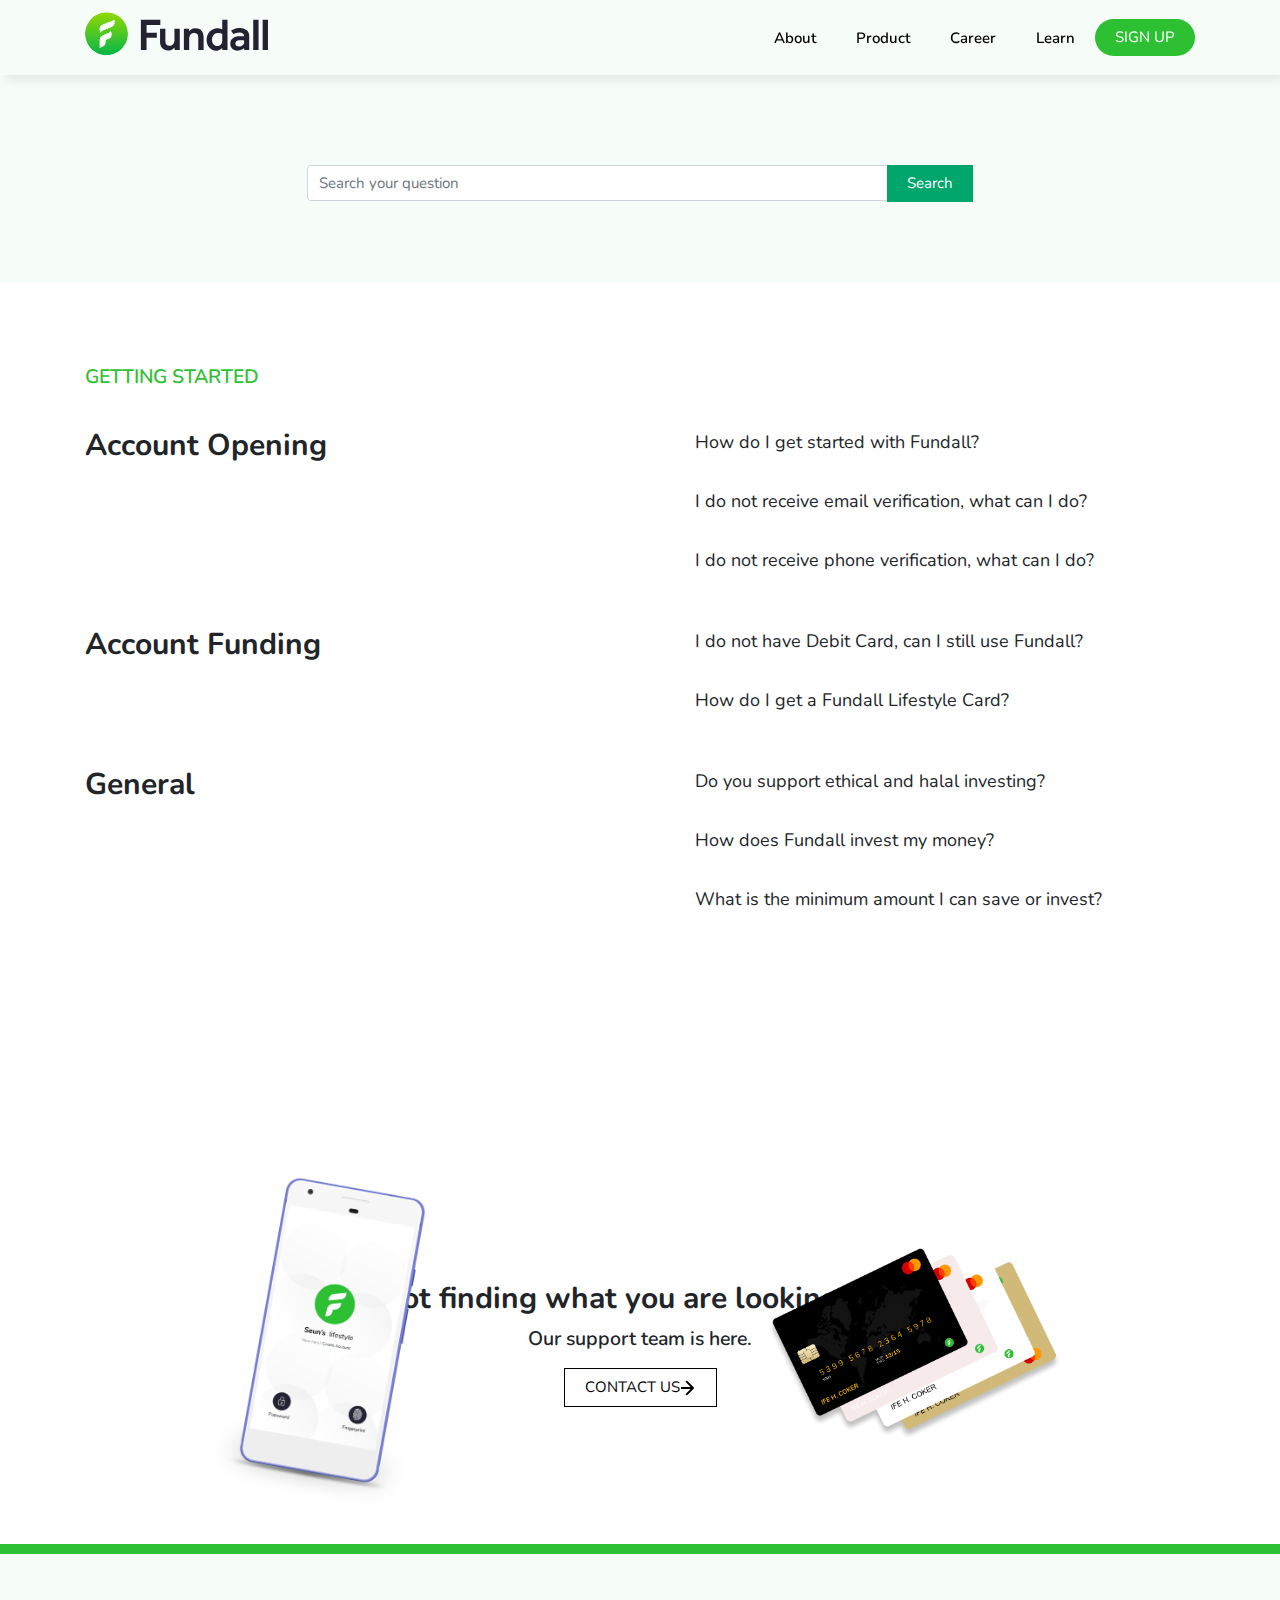
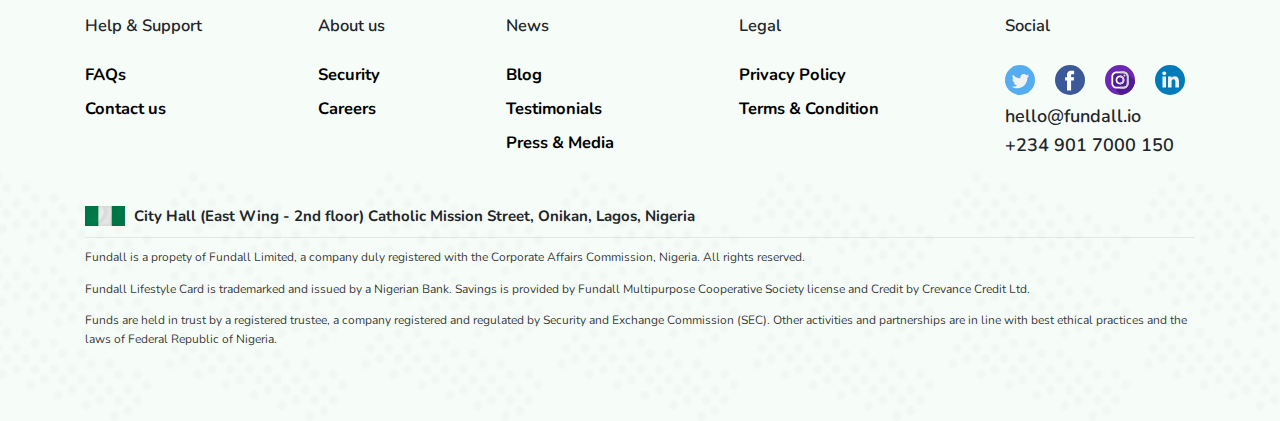
<file: getting-started-faq.html>
<!doctype html>
<html lang="en">

<head>
    <meta charset="UTF-8">
    <meta name="viewport" content="width=device-width, initial-scale=1.0">

    <title>Getting Started - Fundall | Discover your true financial lifestyle.</title>

    <!--Favicon-->
    <link rel="icon" href="img/favicon.png" />

    <link href="https://fonts.googleapis.com/css?family=Nunito:400,600,700" rel="stylesheet">
    <link href="css/bootstrap.min.css" rel="stylesheet" />
    <link href="css/style.css" rel="stylesheet">
    <link href="css/media.css" rel="stylesheet">
</head>

<body>
    <nav class="navbar navbar-expand-lg navbar-light fixed-top">
        <div class="container h-100">
            <a class="navbar-brand" href="#back-to-top"><img src="img/Fundalllogo.svg" alt="Fundall"></a>
            <button class="navbar-toggler" type="button" data-toggle="collapse" data-target="#navbarSupportedContent"
                aria-controls="navbarSupportedContent" aria-expanded="false" aria-label="Toggle navigation">
                <span class="navbar-toggler-icon"></span>
            </button>

            <div class="collapse navbar-collapse justify-content-end align-items-center" id="navbarSupportedContent">
                <ul class="navbar-nav">
                    <li class="nav-item">
                        <a class="nav-link" href="#">About</a>
                    </li>
                    <li class="nav-item">
                        <a class="nav-link" href="#">Product</a>
                    </li>
                    <li class="nav-item">
                        <a class="nav-link" href="#">Career</a>
                    </li>
                    <li class="nav-item">
                        <a class="nav-link" href="#">Learn</a>
                    </li>
                    <li class="nav-item">
                        <a class="btn btn-primary" href="#"><span>SIGN UP</span></a>
                    </li>
                </ul>
            </div>

        </div>
    </nav>
    <section class="inverse faq">
        <div class="container">
            <div class="row align-items-center">
                <div class="col-md-12  faq-header">
                    <div class="input-group mt-3">
                        <input type="text" class="form-control" placeholder="Search your question"
                            aria-label="user-question" aria-describedby="user-question">
                        <div class="input-group-append">
                            <button class="btn btn-tertiary" type="button" id="user-question">Search</button>
                        </div>
                    </div>
                </div>
            </div>
        </div>
    </section>
    <section class="faq-questions">
        <div class="container">
            <div class="row justify-content-start mb-4">
                <div class="col-md-12">
                    <h4 class="fundall-green">GETTING STARTED</h4>
                </div>
            </div>
            <div class="row mb-4">
                <div class="col-md-6">
                    <h3>Account Opening</h3>
                </div>
                <div class="col-md-6">
                    <ul>
                        <li>
                            <p>How do I get started with Fundall?</p>
                        </li>
                        <li>
                            <p>I do not receive email verification, what can I do?</p>
                        </li>
                        <li>
                            <p>I do not receive phone verification, what can I do?</p>
                        </li>
                    </ul>
                </div>
            </div>
            <div class="row mb-4">
                <div class="col-md-6">
                    <h3>Account Funding</h3>
                </div>
                <div class="col-md-6">
                    <ul>
                        <li>
                            <p>I do not have Debit Card, can I still use Fundall?</p>
                        </li>
                        <li>
                            <p>How do I get a Fundall Lifestyle Card?</p>
                        </li>
                    </ul>
                </div>
            </div>

            <div class="row">
                <div class="col-md-6">
                    <h3>General</h3>
                </div>
                <div class="col-md-6">
                    <ul>
                        <li>
                            <p>Do you support ethical and halal investing?</p>
                        </li>
                        <li>
                            <p>How does Fundall invest my money?</p>
                        </li>
                        <li>
                            <p>What is the minimum amount I can save or invest?</p>
                        </li>
                    </ul>
                </div>
            </div>



        </div>
    </section>
    <section class="contact-support">
        <div class="container h-100">
            <div class="row h-100 align-items-center">
                <div class="col-md-12 d-flex flex-column align-items-center">
                    <h3 class="text-center">Not finding what you are looking for?</h3>
                    <h4>Our support team is here.</h4>
                    <button class="btn btn-outline r-0" type="button">
                        <span>CONTACT US</span>
                        <svg width="16" height="16" viewBox="0 0 7 8" fill="none" xmlns="http://www.w3.org/2000/svg">
                            <path
                                d="M6.35355 4.35355C6.54882 4.15829 6.54882 3.84171 6.35355 3.64645L3.17157 0.464466C2.97631 0.269204 2.65973 0.269204 2.46447 0.464466C2.2692 0.659728 2.2692 0.976311 2.46447 1.17157L5.29289 4L2.46447 6.82843C2.2692 7.02369 2.2692 7.34027 2.46447 7.53553C2.65973 7.7308 2.97631 7.7308 3.17157 7.53553L6.35355 4.35355ZM0 4.5L6 4.5V3.5L0 3.5L0 4.5Z"
                                fill="black" />
                        </svg>
                    </button>
                </div>
            </div>
            <img src="img/getfunds-app-phone.png" alt="" class="phone" />
            <img src="img/stack-of-card-tilt.png" alt="" class="cards" />
        </div>
    </section>
    <footer>
        <div class="container">
            <div class="row mb-5">
                <div class="col-md-12 footer-nav">
                    <div>
                        <h4>Help & Support</h4>
                        <ul>
                            <li><a href="#">FAQs</a></li>
                            <li><a href="#">Contact us</a></li>
                        </ul>
                    </div>
                    <div>
                        <h4>About us</h4>
                        <ul>
                            <li><a href="#">Security</a></li>
                            <li><a href="#">Careers</a></li>
                        </ul>
                    </div>
                    <div>
                        <h4>News</h4>
                        <ul>
                            <li><a href="#">Blog</a></li>
                            <li><a href="#">Testimonials</a></li>
                            <li><a href="#">Press & Media</a></li>
                        </ul>
                    </div>
                    <div>
                        <h4>Legal</h4>
                        <ul>
                            <li><a href="#">Privacy Policy</a></li>
                            <li><a href="#">Terms & Condition</a></li>
                        </ul>
                    </div>
                    <div class="contact">
                        <h4>Social</h4>
                        <div>
                            <ul class="social-media">
                                <li><a href="#"><img src="img/twitter.svg" alt="Fundall - Twitter" /></a></li>
                                <li><a href="#"><img src="img/facebook.svg" alt="Fundall - Facebook" /></a></li>
                                <li><a href="#"><img src="img/instagram.svg" alt="Fundall - Instagram" /></a></li>
                                <li><a href="#"><img src="img/linkedin.svg" alt="Fundall - LinkedIn" /></a></li>
                            </ul>
                            <p>hello@fundall.io</p>
                            <p>+234 901 7000 150</p>
                        </div>
                    </div>


                </div>


            </div>
            <div class="row">
                <div class="col-md-12">
                    <h3><img src="img/ng-flag.jpg" alt="NG" class="ng-flag" /> City Hall (East Wing - 2nd floor)
                        Catholic Mission Street, Onikan, Lagos, Nigeria</h3>
                </div>
            </div>
            <div class="row copyright">
                <div class="col-md-12">
                    <p>Fundall is a propety of Fundall Limited, a company duly registered with the Corporate Affairs
                        Commission, Nigeria. All rights reserved.</p>
                    <p>Fundall Lifestyle Card is trademarked and issued by a Nigerian Bank. Savings is provided by
                        Fundall Multipurpose Cooperative
                        Society license and Credit by Crevance Credit Ltd.
                    </p>
                    <p>Funds are held in trust by a registered trustee, a company registered and regulated by Security
                        and Exchange Commission (SEC). Other activities and
                        partnerships are in line with best ethical practices and the laws of Federal Republic of
                        Nigeria.
                    </p>
                </div>
            </div>
        </div>
    </footer>
    <script src="js/jquery-3.3.1.js"></script>
    <script src="js/bootstrap.min.js" type="text/javascript"></script>
</body>

</html>
</file>
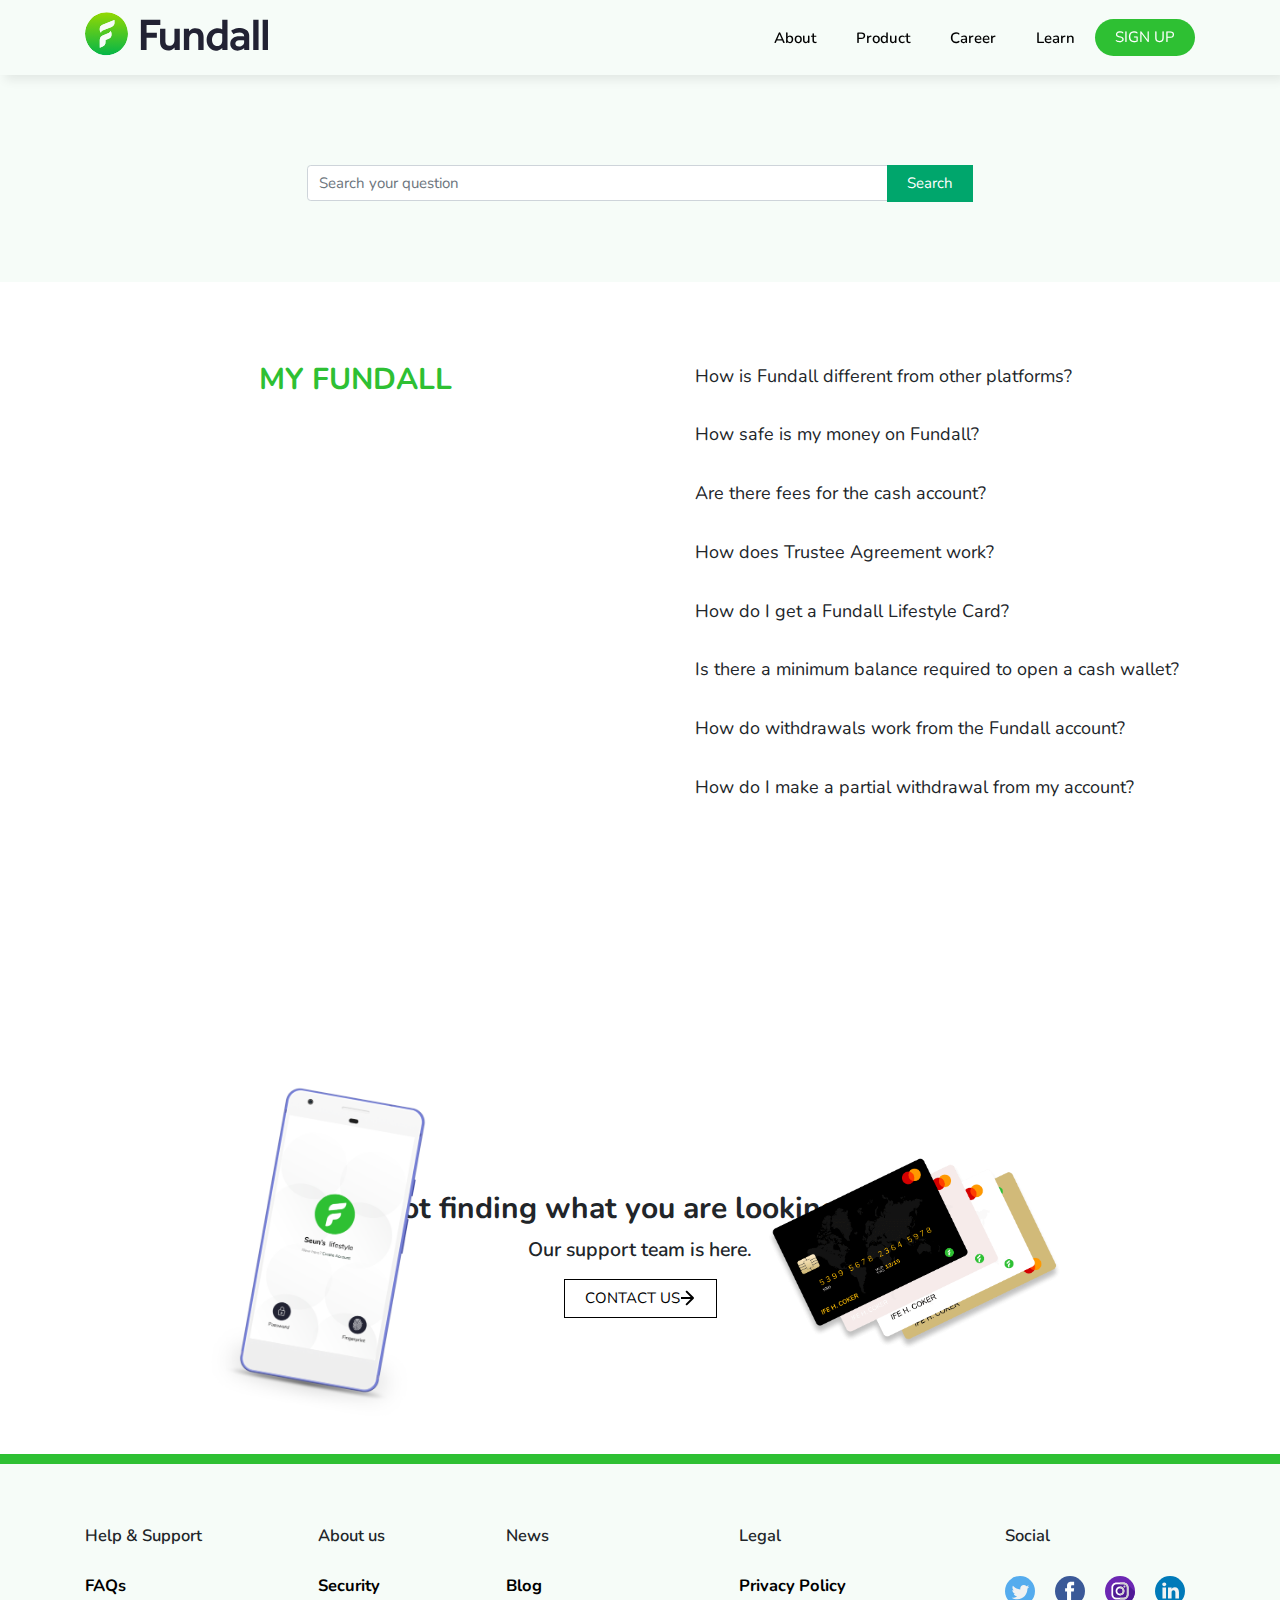
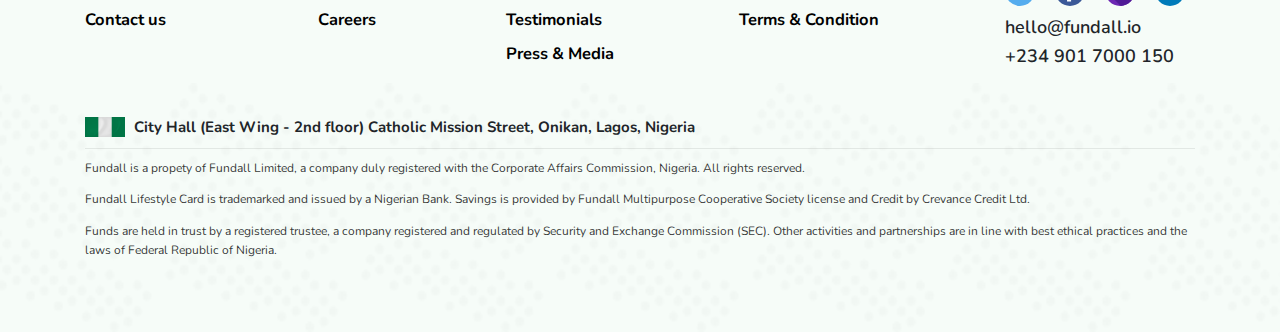
<file: my-fundall.html>
<!doctype html>
<html lang="en">

<head>
    <meta charset="UTF-8">
    <meta name="viewport" content="width=device-width, initial-scale=1.0">

    <title>My Fundall - | Discover your true financial lifestyle.</title>

    <!--Favicon-->
    <link rel="icon" href="img/favicon.png" />

    <link href="https://fonts.googleapis.com/css?family=Nunito:400,600,700" rel="stylesheet">
    <link href="css/bootstrap.min.css" rel="stylesheet" />
    <link href="css/style.css" rel="stylesheet">
    <link href="css/media.css" rel="stylesheet">
</head>

<body>
    <nav class="navbar navbar-expand-lg navbar-light fixed-top">
        <div class="container h-100">
            <a class="navbar-brand" href="#back-to-top"><img src="img/Fundalllogo.svg" alt="Fundall"></a>
            <button class="navbar-toggler" type="button" data-toggle="collapse" data-target="#navbarSupportedContent"
                aria-controls="navbarSupportedContent" aria-expanded="false" aria-label="Toggle navigation">
                <span class="navbar-toggler-icon"></span>
            </button>

            <div class="collapse navbar-collapse justify-content-end align-items-center" id="navbarSupportedContent">
                <ul class="navbar-nav">
                    <li class="nav-item">
                        <a class="nav-link" href="#">About</a>
                    </li>
                    <li class="nav-item">
                        <a class="nav-link" href="#">Product</a>
                    </li>
                    <li class="nav-item">
                        <a class="nav-link" href="#">Career</a>
                    </li>
                    <li class="nav-item">
                        <a class="nav-link" href="#">Learn</a>
                    </li>
                    <li class="nav-item">
                        <a class="btn btn-primary" href="#"><span>SIGN UP</span></a>
                    </li>
                </ul>
            </div>

        </div>
    </nav>
    <section class="inverse faq">
        <div class="container">
            <div class="row align-items-center">
                <div class="col-md-12  faq-header">
                    <div class="input-group mt-3">
                        <input type="text" class="form-control" placeholder="Search your question"
                            aria-label="user-question" aria-describedby="user-question">
                        <div class="input-group-append">
                            <button class="btn btn-tertiary" type="button" id="user-question">Search</button>
                        </div>
                    </div>
                </div>
            </div>
        </div>
    </section>
    <section class="faq-questions">
        <div class="container">
            <div class="row mb-4">
                <div class="col-md-6">
                    <h3 class="fundall-green text-center">MY FUNDALL</h3>
                </div>
                <div class="col-md-6">
                    <ul>
                        <li>
                            <p>How is Fundall different from other platforms?</p>
                        </li>
                        <li>
                            <p>How safe is my money on Fundall?</p>
                        </li>
                        <li>
                            <p>Are there fees for the cash account?</p>
                        </li>
                        <li>
                            <p>How does Trustee Agreement work?</p>
                        </li>
                        <li>
                            <p>How do I get a Fundall Lifestyle Card?</p>
                        </li>
                        <li>
                            <p>Is there a minimum balance required to open a cash wallet?</p>
                        </li>
                        <li>
                            <p>How do withdrawals work from the Fundall account?</p>
                        </li>
                        <li>
                            <p>How do I make a partial withdrawal from my account?</p>
                        </li>
                    </ul>
                </div>
            </div>



        </div>
    </section>
    <section class="contact-support">
        <div class="container h-100">
            <div class="row h-100 align-items-center">
                <div class="col-md-12 d-flex flex-column align-items-center">
                    <h3 class="text-center">Not finding what you are looking for?</h3>
                    <h4>Our support team is here.</h4>
                    <button class="btn btn-outline r-0" type="button">
                        <span>CONTACT US</span>
                        <svg width="16" height="16" viewBox="0 0 7 8" fill="none" xmlns="http://www.w3.org/2000/svg">
                            <path
                                d="M6.35355 4.35355C6.54882 4.15829 6.54882 3.84171 6.35355 3.64645L3.17157 0.464466C2.97631 0.269204 2.65973 0.269204 2.46447 0.464466C2.2692 0.659728 2.2692 0.976311 2.46447 1.17157L5.29289 4L2.46447 6.82843C2.2692 7.02369 2.2692 7.34027 2.46447 7.53553C2.65973 7.7308 2.97631 7.7308 3.17157 7.53553L6.35355 4.35355ZM0 4.5L6 4.5V3.5L0 3.5L0 4.5Z"
                                fill="black" />
                        </svg>
                    </button>
                </div>
            </div>
            <img src="img/getfunds-app-phone.png" alt="" class="phone" />
            <img src="img/stack-of-card-tilt.png" alt="" class="cards" />
        </div>
    </section>
    <footer>
        <div class="container">
            <div class="row mb-5">
                <div class="col-md-12 footer-nav">
                    <div>
                        <h4>Help & Support</h4>
                        <ul>
                            <li><a href="#">FAQs</a></li>
                            <li><a href="#">Contact us</a></li>
                        </ul>
                    </div>
                    <div>
                        <h4>About us</h4>
                        <ul>
                            <li><a href="#">Security</a></li>
                            <li><a href="#">Careers</a></li>
                        </ul>
                    </div>
                    <div>
                        <h4>News</h4>
                        <ul>
                            <li><a href="#">Blog</a></li>
                            <li><a href="#">Testimonials</a></li>
                            <li><a href="#">Press & Media</a></li>
                        </ul>
                    </div>
                    <div>
                        <h4>Legal</h4>
                        <ul>
                            <li><a href="#">Privacy Policy</a></li>
                            <li><a href="#">Terms & Condition</a></li>
                        </ul>
                    </div>
                    <div class="contact">
                        <h4>Social</h4>
                        <div>
                            <ul class="social-media">
                                <li><a href="#"><img src="img/twitter.svg" alt="Fundall - Twitter" /></a></li>
                                <li><a href="#"><img src="img/facebook.svg" alt="Fundall - Facebook" /></a></li>
                                <li><a href="#"><img src="img/instagram.svg" alt="Fundall - Instagram" /></a></li>
                                <li><a href="#"><img src="img/linkedin.svg" alt="Fundall - LinkedIn" /></a></li>
                            </ul>
                            <p>hello@fundall.io</p>
                            <p>+234 901 7000 150</p>
                        </div>
                    </div>


                </div>


            </div>
            <div class="row">
                <div class="col-md-12">
                    <h3><img src="img/ng-flag.jpg" alt="NG" class="ng-flag" /> City Hall (East Wing - 2nd floor)
                        Catholic Mission Street, Onikan, Lagos, Nigeria</h3>
                </div>
            </div>
            <div class="row copyright">
                <div class="col-md-12">
                    <p>Fundall is a propety of Fundall Limited, a company duly registered with the Corporate Affairs
                        Commission, Nigeria. All rights reserved.</p>
                    <p>Fundall Lifestyle Card is trademarked and issued by a Nigerian Bank. Savings is provided by
                        Fundall Multipurpose Cooperative
                        Society license and Credit by Crevance Credit Ltd.
                    </p>
                    <p>Funds are held in trust by a registered trustee, a company registered and regulated by Security
                        and Exchange Commission (SEC). Other activities and
                        partnerships are in line with best ethical practices and the laws of Federal Republic of
                        Nigeria.
                    </p>
                </div>
            </div>
        </div>
    </footer>
    <script src="js/jquery-3.3.1.js"></script>
    <script src="js/bootstrap.min.js" type="text/javascript"></script>
</body>

</html>
</file>
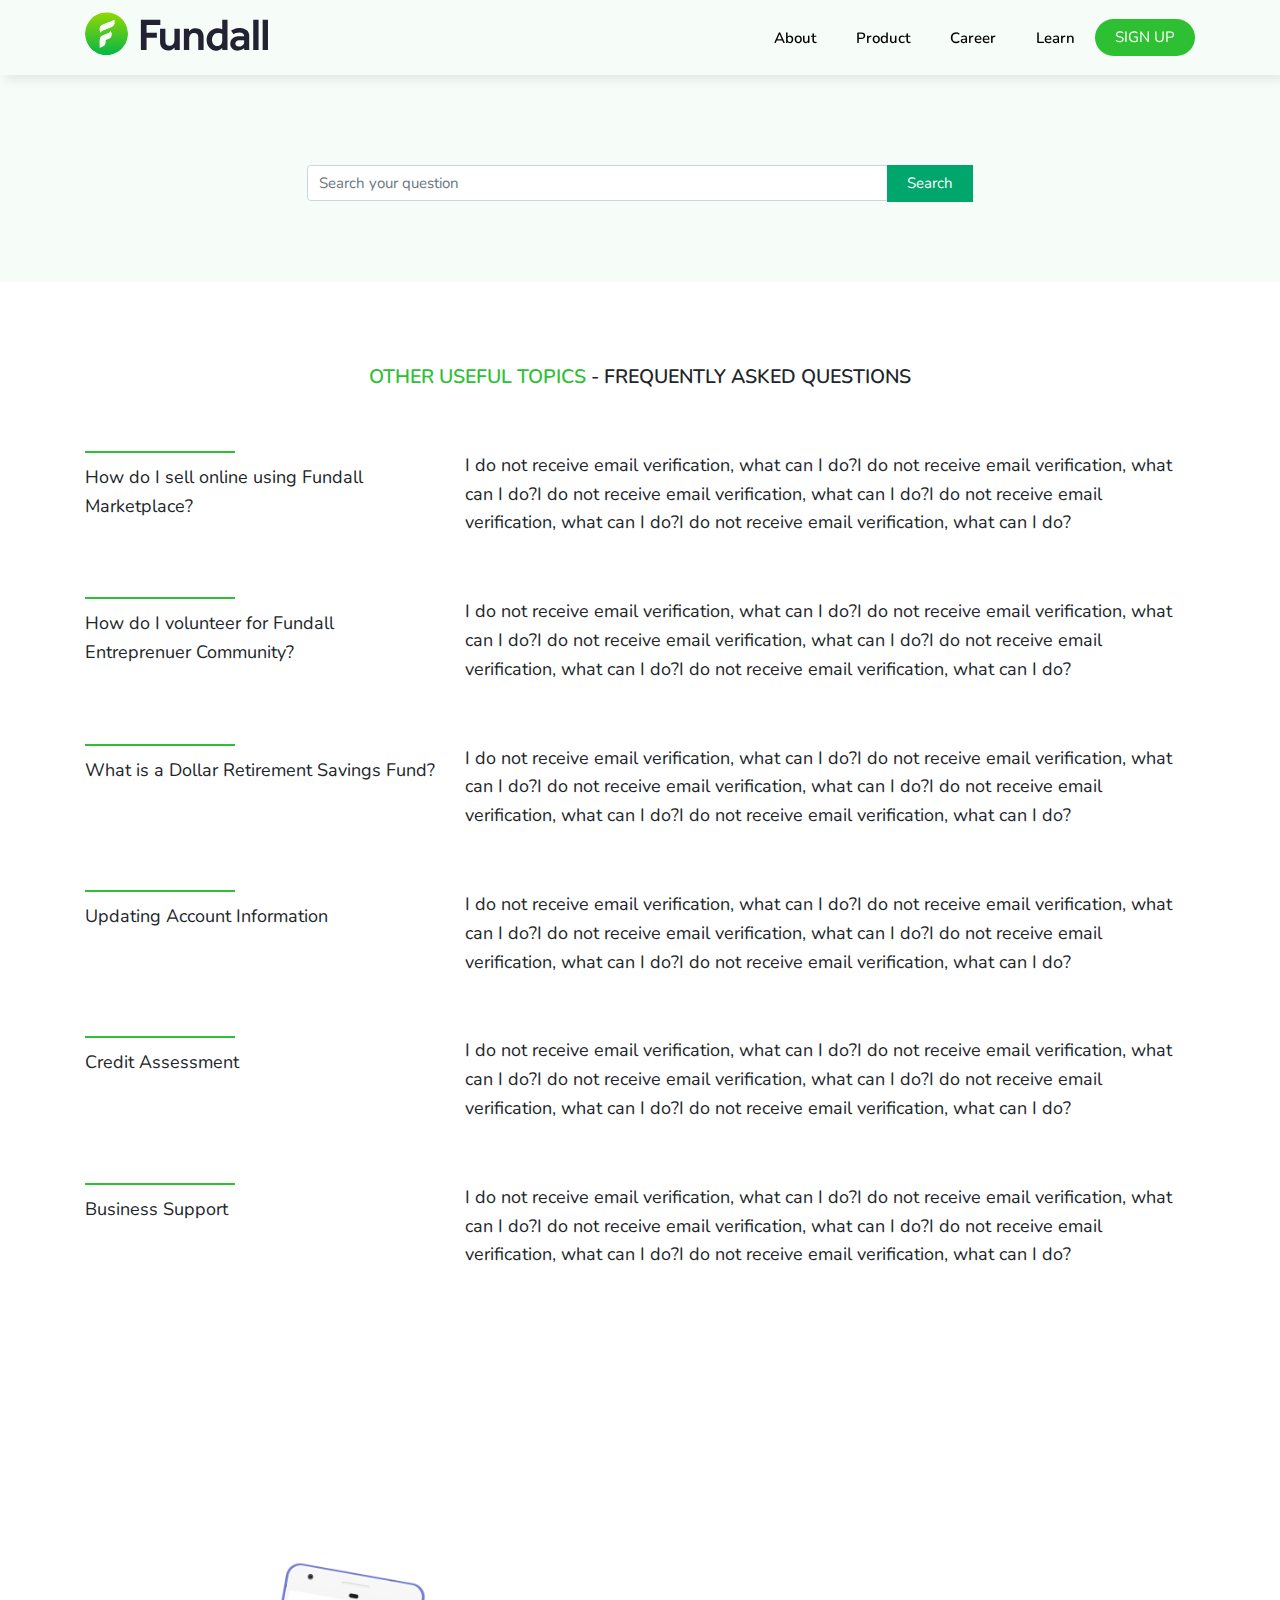
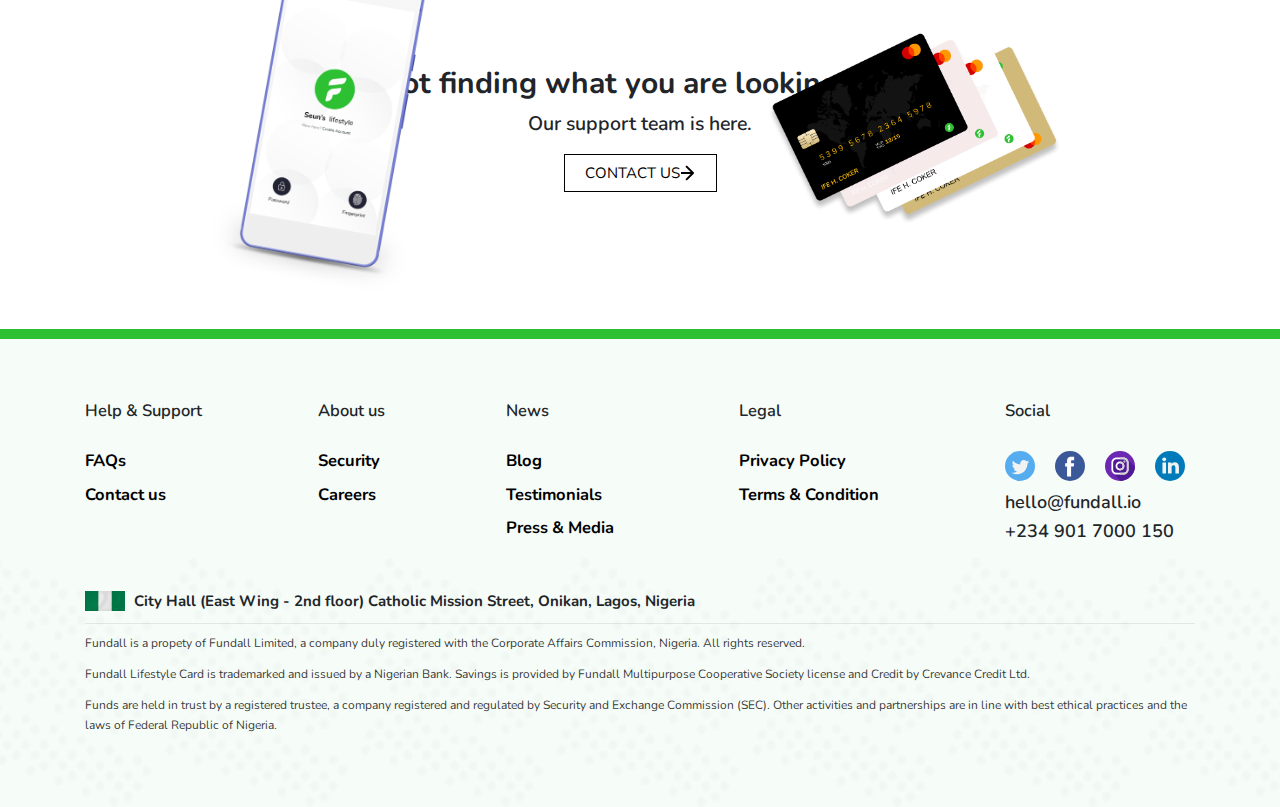
<file: other-useful-topics.html>
<!doctype html>
<html lang="en">

<head>
    <meta charset="UTF-8">
    <meta name="viewport" content="width=device-width, initial-scale=1.0">

    <title>Other Useful Topics- Fundall | Discover your true financial lifestyle.</title>

    <!--Favicon-->
    <link rel="icon" href="img/favicon.png" />

    <link href="https://fonts.googleapis.com/css?family=Nunito:400,600,700" rel="stylesheet">
    <link href="css/bootstrap.min.css" rel="stylesheet" />
    <link href="css/style.css" rel="stylesheet">
    <link href="css/media.css" rel="stylesheet">
</head>

<body>
    <nav class="navbar navbar-expand-lg navbar-light fixed-top">
        <div class="container h-100">
            <a class="navbar-brand" href="#back-to-top"><img src="img/Fundalllogo.svg" alt="Fundall"></a>
            <button class="navbar-toggler" type="button" data-toggle="collapse" data-target="#navbarSupportedContent"
                aria-controls="navbarSupportedContent" aria-expanded="false" aria-label="Toggle navigation">
                <span class="navbar-toggler-icon"></span>
            </button>

            <div class="collapse navbar-collapse justify-content-end align-items-center" id="navbarSupportedContent">
                <ul class="navbar-nav">
                    <li class="nav-item">
                        <a class="nav-link" href="#">About</a>
                    </li>
                    <li class="nav-item">
                        <a class="nav-link" href="#">Product</a>
                    </li>
                    <li class="nav-item">
                        <a class="nav-link" href="#">Career</a>
                    </li>
                    <li class="nav-item">
                        <a class="nav-link" href="#">Learn</a>
                    </li>
                    <li class="nav-item">
                        <a class="btn btn-primary" href="#"><span>SIGN UP</span></a>
                    </li>
                </ul>
            </div>

        </div>
    </nav>
    <section class="inverse faq">
        <div class="container">
            <div class="row align-items-center">
                <div class="col-md-12  faq-header">
                    <div class="input-group mt-3">
                        <input type="text" class="form-control" placeholder="Search your question"
                            aria-label="user-question" aria-describedby="user-question">
                        <div class="input-group-append">
                            <button class="btn btn-tertiary" type="button" id="user-question">Search</button>
                        </div>
                    </div>
                </div>
            </div>
        </div>
    </section>
    <section class="faq-questions">
        <div class="container">
            <div class="row justify-content-center mb-5">
                <div class="col-md-12">
                    <h4 class="text-center"><span class="fundall-green">OTHER USEFUL TOPICS</span> - FREQUENTLY ASKED
                        QUESTIONS</h4>
                </div>
            </div>
            <div class="row mb-5">
                <div class="col-md-4">
                    <div class="topic-rule"></div>
                    <p>How do I sell online using Fundall Marketplace?</p>
                </div>
                <div class="col-md-8">
                    <p>I do not receive email verification, what can I do?I do not receive email verification, what can
                        I do?I do not receive email verification, what can I do?I do not receive email verification,
                        what can I do?I do not receive email verification, what can I do?</p>
                </div>
            </div>
            <div class="row mb-5">
                <div class="col-md-4">
                    <div class="topic-rule"></div>
                    <p>How do I volunteer for Fundall Entreprenuer Community?</p>
                </div>
                <div class="col-md-8">
                    <p>I do not receive email verification, what can I do?I do not receive email verification, what can I do?I do not receive email verification, what can I do?I do not receive email verification, what can I do?I do not receive email verification, what can I do?</p>
                </div>
            </div>
            <div class="row mb-5">
                <div class="col-md-4">
                    <div class="topic-rule"></div>
                    <p>What is a Dollar Retirement Savings Fund?</p>
                </div>
                <div class="col-md-8">
                    <p>I do not receive email verification, what can I do?I do not receive email verification, what can I do?I do not receive email verification, what can I do?I do not receive email verification, what can I do?I do not receive email verification, what can I do?</p>
                </div>
            </div>
            <div class="row mb-5">
                <div class="col-md-4">
                    <div class="topic-rule"></div>
                    <p>Updating Account Information</p>
                </div>
                <div class="col-md-8">
                    <p>I do not receive email verification, what can I do?I do not receive email verification, what can I do?I do not receive email verification, what can I do?I do not receive email verification, what can I do?I do not receive email verification, what can I do?</p>
                </div>
            </div>
            <div class="row mb-5">
                <div class="col-md-4">
                    <div class="topic-rule"></div>
                    <p>Credit Assessment</p>
                </div>
                <div class="col-md-8">
                    <p>I do not receive email verification, what can I do?I do not receive email verification, what can I do?I do not receive email verification, what can I do?I do not receive email verification, what can I do?I do not receive email verification, what can I do?</p>
                </div>
            </div>
            <div class="row mb-5">
                <div class="col-md-4">
                    <div class="topic-rule"></div>
                    <p>Business Support</p>
                </div>
                <div class="col-md-8">
                    <p>I do not receive email verification, what can I do?I do not receive email verification, what can I do?I do not receive email verification, what can I do?I do not receive email verification, what can I do?I do not receive email verification, what can I do?</p>
                </div>
            </div>


        </div>
    </section>
    <section class="contact-support">
        <div class="container h-100">
            <div class="row h-100 align-items-center">
                <div class="col-md-12 d-flex flex-column align-items-center">
                    <h3 class="text-center">Not finding what you are looking for?</h3>
                    <h4>Our support team is here.</h4>
                    <button class="btn btn-outline r-0" type="button">
                        <span>CONTACT US</span>
                        <svg width="16" height="16" viewBox="0 0 7 8" fill="none" xmlns="http://www.w3.org/2000/svg">
                            <path
                                d="M6.35355 4.35355C6.54882 4.15829 6.54882 3.84171 6.35355 3.64645L3.17157 0.464466C2.97631 0.269204 2.65973 0.269204 2.46447 0.464466C2.2692 0.659728 2.2692 0.976311 2.46447 1.17157L5.29289 4L2.46447 6.82843C2.2692 7.02369 2.2692 7.34027 2.46447 7.53553C2.65973 7.7308 2.97631 7.7308 3.17157 7.53553L6.35355 4.35355ZM0 4.5L6 4.5V3.5L0 3.5L0 4.5Z"
                                fill="black" />
                        </svg>
                    </button>
                </div>
            </div>
            <img src="img/getfunds-app-phone.png" alt="" class="phone" />
            <img src="img/stack-of-card-tilt.png" alt="" class="cards" />
        </div>
    </section>
    <footer>
        <div class="container">
            <div class="row mb-5">
                <div class="col-md-12 footer-nav">
                    <div>
                        <h4>Help & Support</h4>
                        <ul>
                            <li><a href="#">FAQs</a></li>
                            <li><a href="#">Contact us</a></li>
                        </ul>
                    </div>
                    <div>
                        <h4>About us</h4>
                        <ul>
                            <li><a href="#">Security</a></li>
                            <li><a href="#">Careers</a></li>
                        </ul>
                    </div>
                    <div>
                        <h4>News</h4>
                        <ul>
                            <li><a href="#">Blog</a></li>
                            <li><a href="#">Testimonials</a></li>
                            <li><a href="#">Press & Media</a></li>
                        </ul>
                    </div>
                    <div>
                        <h4>Legal</h4>
                        <ul>
                            <li><a href="#">Privacy Policy</a></li>
                            <li><a href="#">Terms & Condition</a></li>
                        </ul>
                    </div>
                    <div class="contact">
                        <h4>Social</h4>
                        <div>
                            <ul class="social-media">
                                <li><a href="#"><img src="img/twitter.svg" alt="Fundall - Twitter" /></a></li>
                                <li><a href="#"><img src="img/facebook.svg" alt="Fundall - Facebook" /></a></li>
                                <li><a href="#"><img src="img/instagram.svg" alt="Fundall - Instagram" /></a></li>
                                <li><a href="#"><img src="img/linkedin.svg" alt="Fundall - LinkedIn" /></a></li>
                            </ul>
                            <p>hello@fundall.io</p>
                            <p>+234 901 7000 150</p>
                        </div>
                    </div>


                </div>


            </div>
            <div class="row">
                <div class="col-md-12">
                    <h3><img src="img/ng-flag.jpg" alt="NG" class="ng-flag" /> City Hall (East Wing - 2nd floor)
                        Catholic Mission Street, Onikan, Lagos, Nigeria</h3>
                </div>
            </div>
            <div class="row copyright">
                <div class="col-md-12">
                    <p>Fundall is a propety of Fundall Limited, a company duly registered with the Corporate Affairs
                        Commission, Nigeria. All rights reserved.</p>
                    <p>Fundall Lifestyle Card is trademarked and issued by a Nigerian Bank. Savings is provided by
                        Fundall Multipurpose Cooperative
                        Society license and Credit by Crevance Credit Ltd.
                    </p>
                    <p>Funds are held in trust by a registered trustee, a company registered and regulated by Security
                        and Exchange Commission (SEC). Other activities and
                        partnerships are in line with best ethical practices and the laws of Federal Republic of
                        Nigeria.
                    </p>
                </div>
            </div>
        </div>
    </footer>
    <script src="js/jquery-3.3.1.js"></script>
    <script src="js/bootstrap.min.js" type="text/javascript"></script>
</body>

</html>
</file>
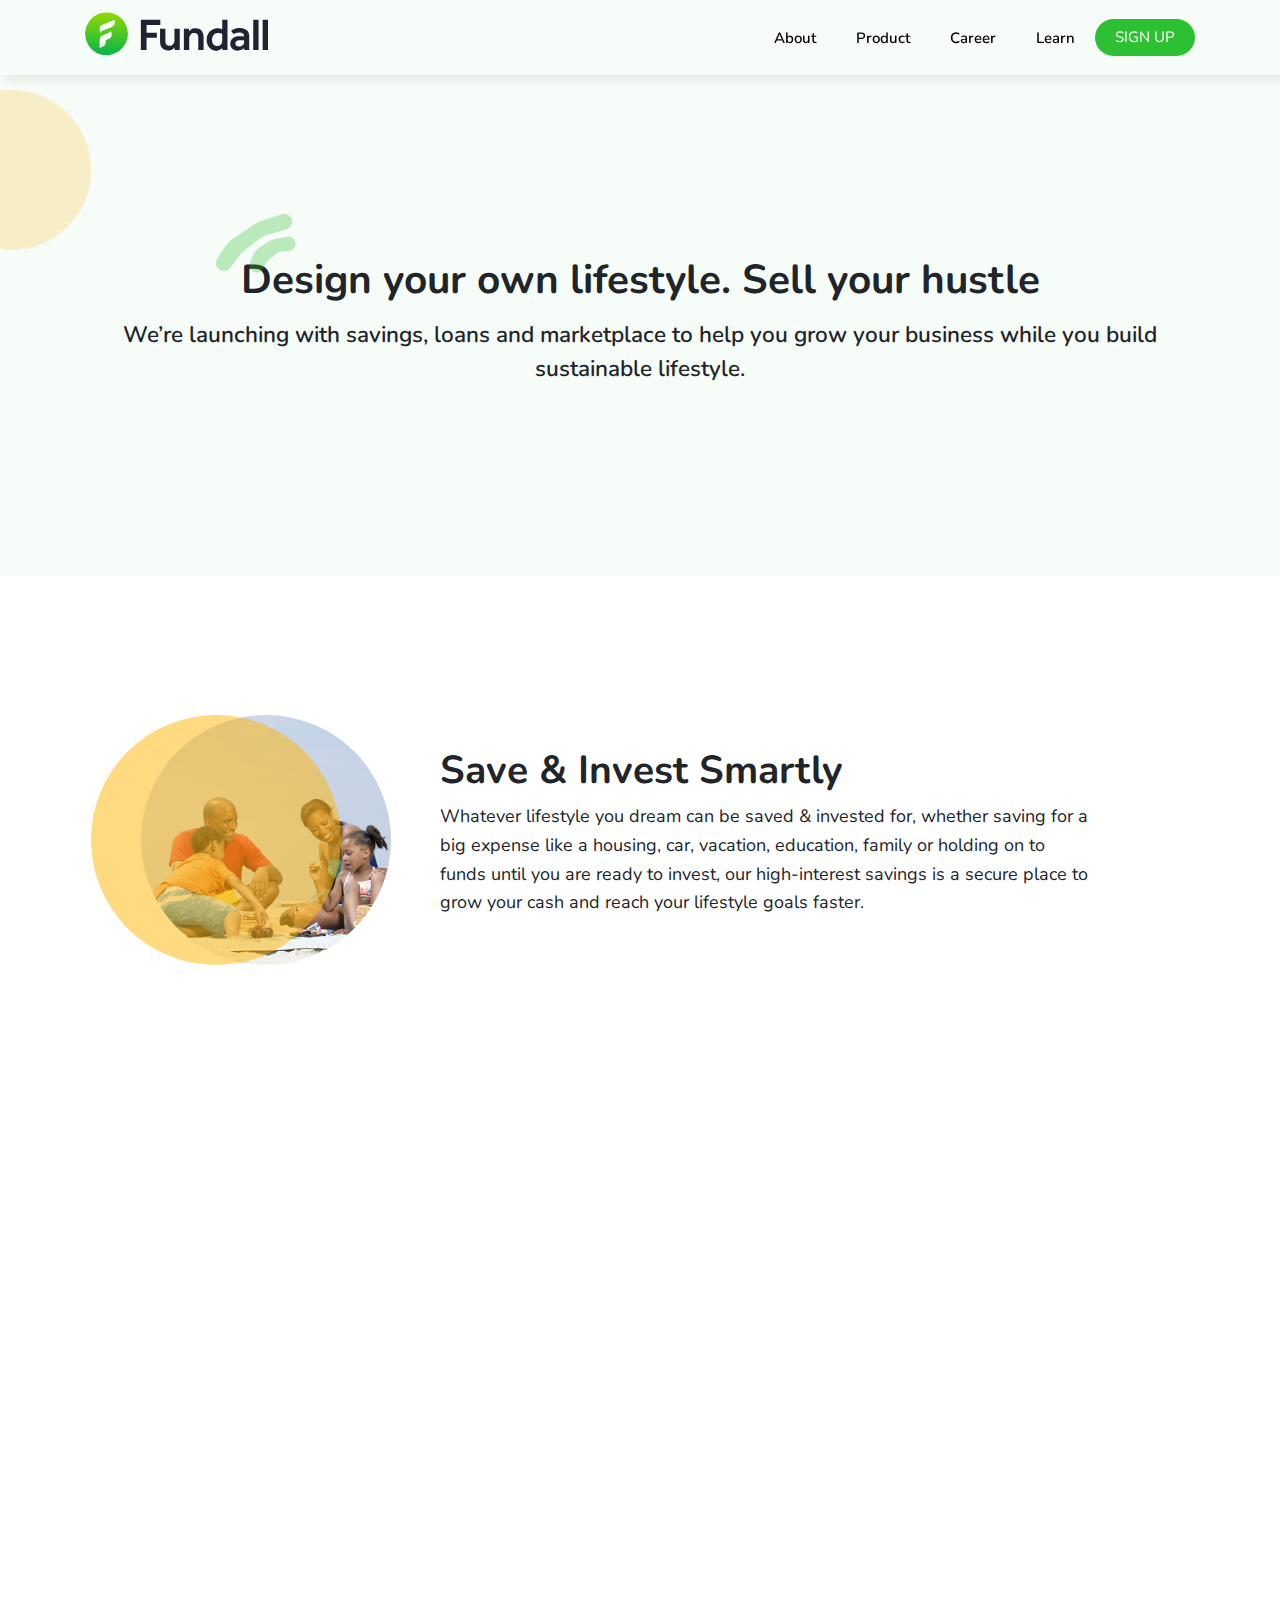
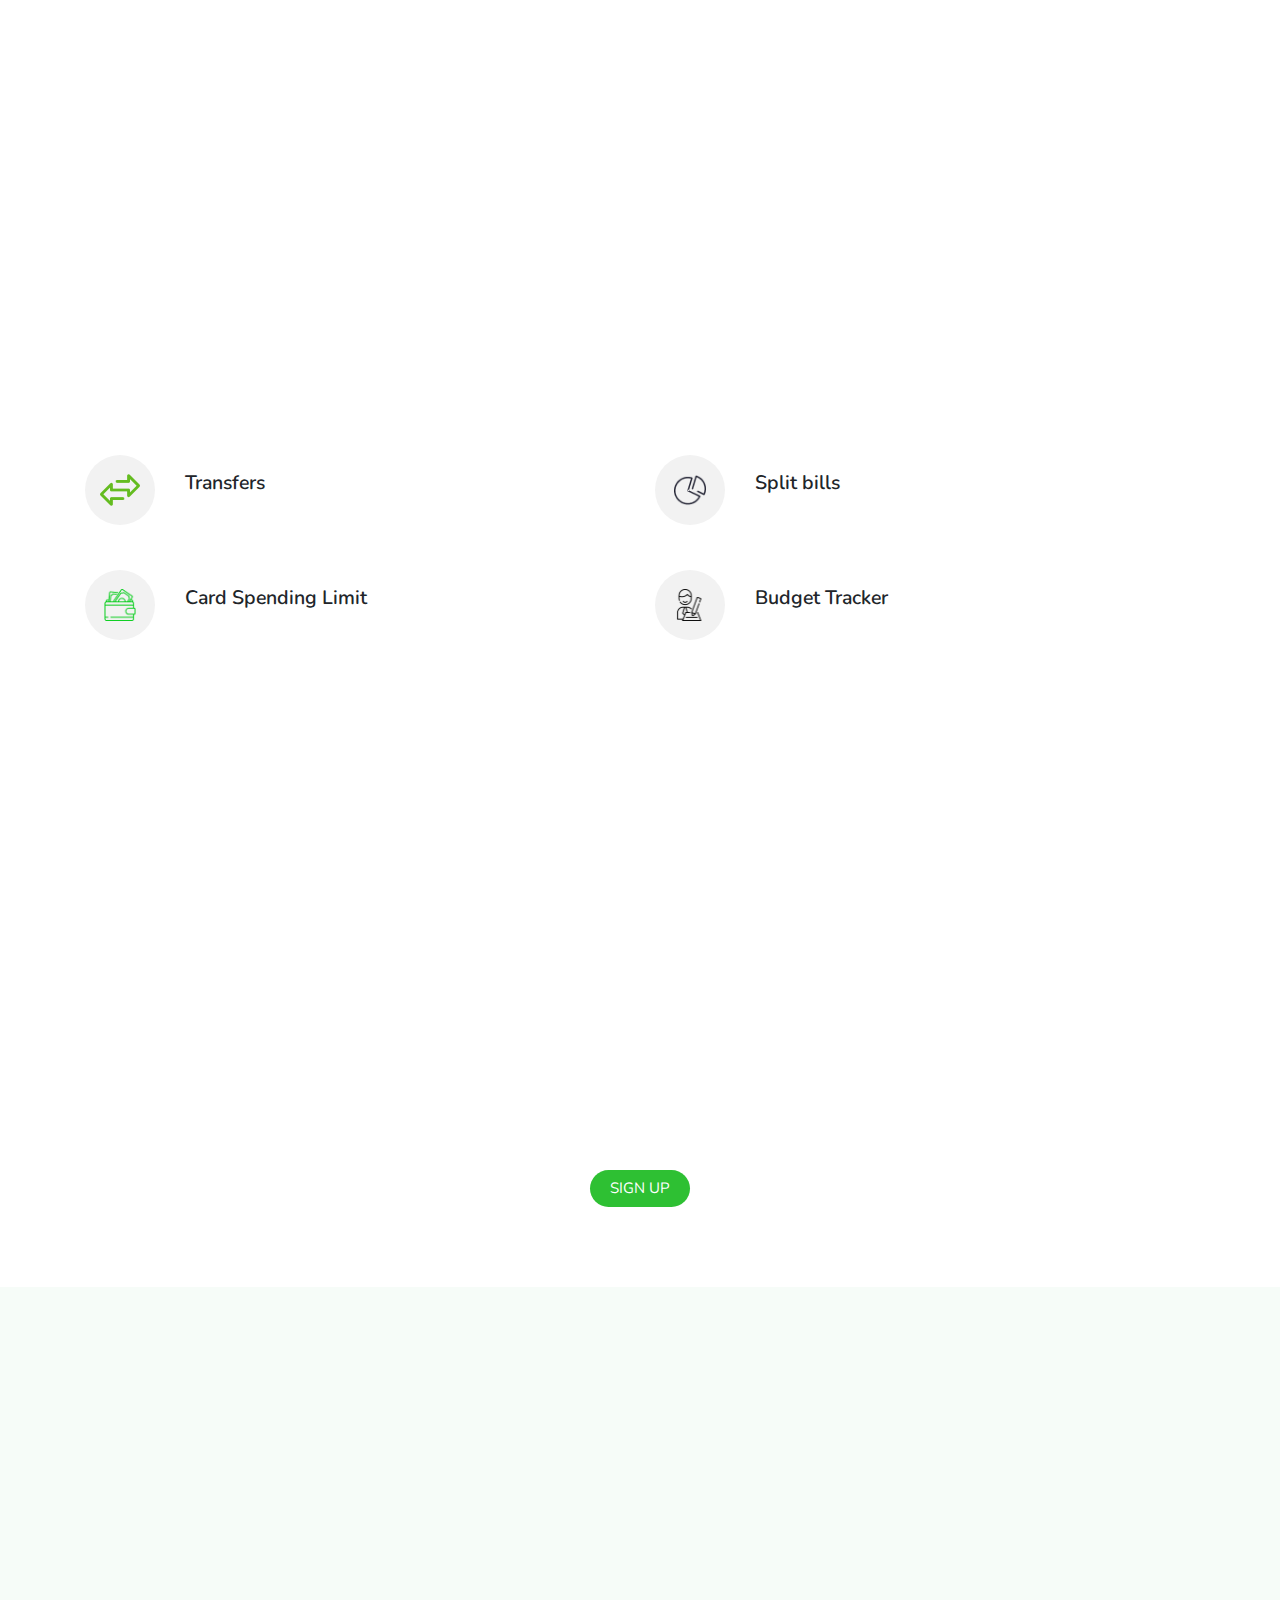
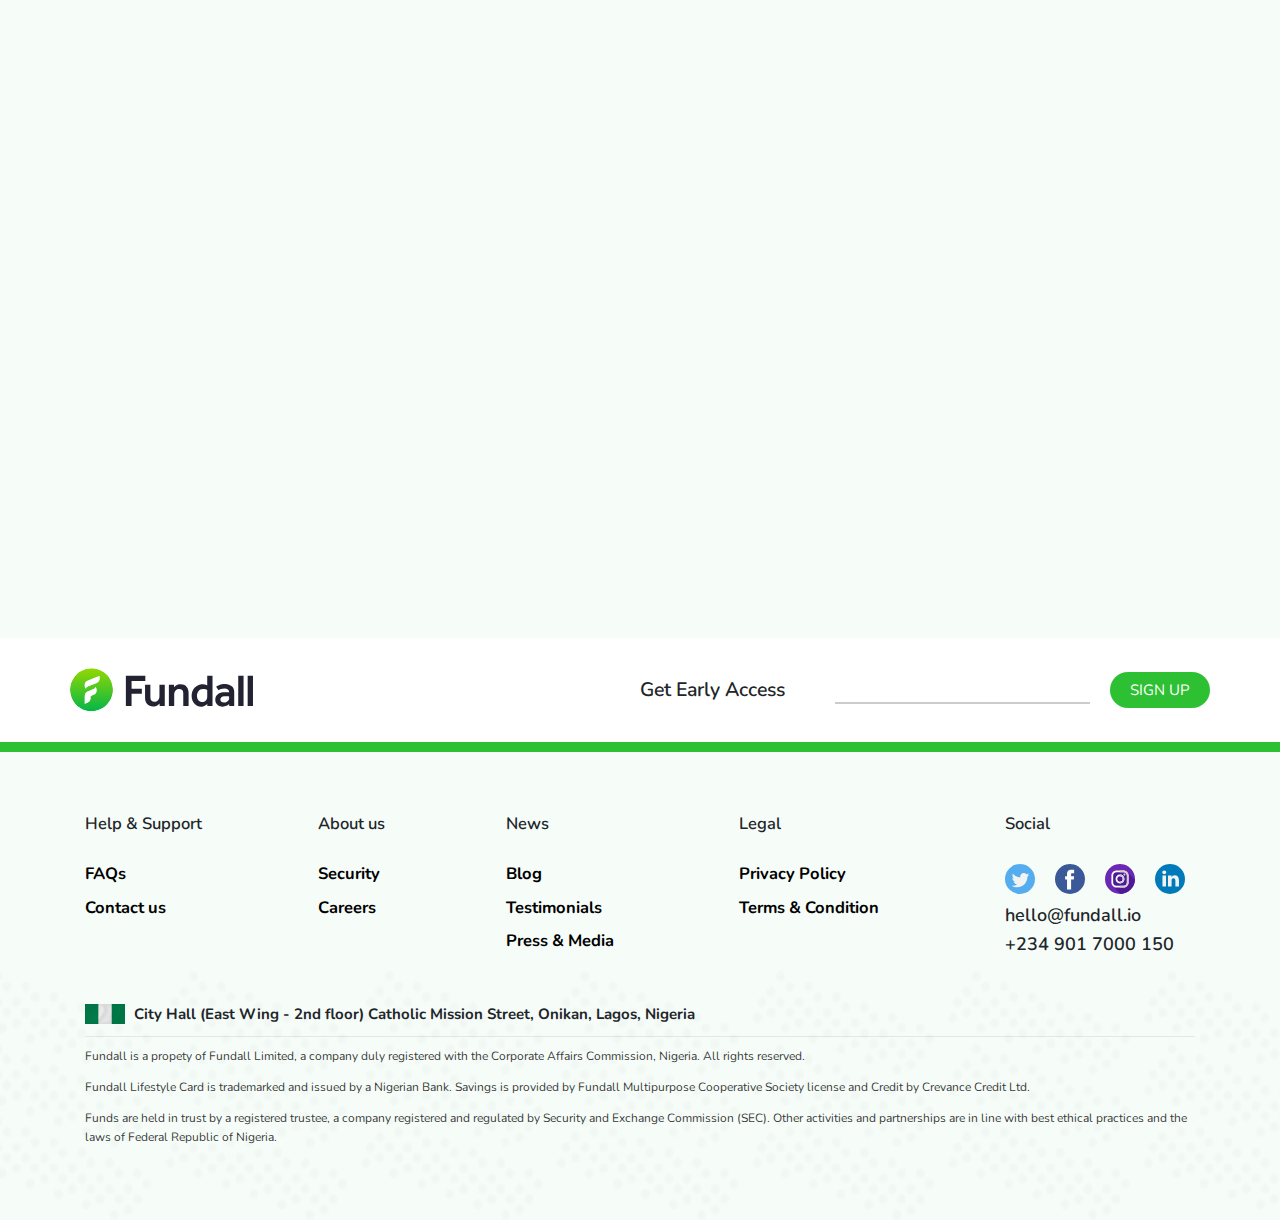
<file: show-more.html>
<!doctype html>
<html lang="en">

<head>
    <meta charset="UTF-8">
    <meta name="viewport" content="width=device-width, initial-scale=1.0">

    <title>Fundall | Online platform for savings, investing, borrowing and earning money in Nigeria.</title>

    <!--Favicon-->
    <link rel="icon" href="img/favicon.png" />

    <link href="https://fonts.googleapis.com/css?family=Nunito:400,600,700" rel="stylesheet">
    <link href="css/bootstrap.min.css" rel="stylesheet" />
    <link href="css/animate.min.css" rel="stylesheet" />
    <link href="css/style.css" rel="stylesheet" />
    <link href="css/media.css" rel="stylesheet" />
</head>

<body>
    <nav class="navbar navbar-expand-lg navbar-light fixed-top">
        <div class="container h-100">
            <a class="navbar-brand" href="#back-to-top"><img src="img/Fundalllogo.svg" alt="Fundall"></a>
            <button class="navbar-toggler" type="button" data-toggle="collapse" data-target="#navbarSupportedContent"
                aria-controls="navbarSupportedContent" aria-expanded="false" aria-label="Toggle navigation">
                <span class="navbar-toggler-icon"></span>
            </button>

            <div class="collapse navbar-collapse justify-content-end align-items-center" id="navbarSupportedContent">
                <ul class="navbar-nav">
                    <li class="nav-item">
                        <a class="nav-link" href="#">About</a>
                    </li>
                    <li class="nav-item">
                        <a class="nav-link" href="#">Product</a>
                    </li>
                    <li class="nav-item">
                        <a class="nav-link" href="#">Career</a>
                    </li>
                    <li class="nav-item">
                        <a class="nav-link" href="#">Learn</a>
                    </li>
                    <li class="nav-item">
                        <a class="btn btn-primary" href="#"><span>SIGN UP</span></a>
                    </li>
                </ul>
            </div>

        </div>
    </nav>
    <section class="show-more--header inverse">
        <div class="container">
            <div class="row align-items-center">
                <div class="col-md-12">
                    <div class="show-more--header__text mt-5 wow fadeInUp">
                        <h1><span><img src="img/arc-vector.svg" /></span>Design your own lifestyle. Sell your hustle
                        </h1>
                        <h4>We’re launching with savings, loans and marketplace to help you grow your business while you
                            build sustainable lifestyle.</h4>

                    </div>
                </div>
            </div>
        </div>
        <div class="header-oval"><img src="img/header-oval.png" /></div>
    </section>
    <section class="features">
        <div class="container">
            <div class="row">
                <div class="col-md-12">
                    <div class="feature">
                        <div class="feature-image oval wow fadeInLeft">
                            <img src="img/save-and-invest.png" />
                            <div class="save"></div>
                        </div>
                        <div class="feature-text wow fadeInRight">
                            <h2>Save & Invest Smartly</h2>
                            <p>Whatever lifestyle you dream can be saved & invested for, whether saving for a big
                                expense like a housing, car, vacation, education, family or holding on to funds until
                                you are ready to invest, our high-interest savings is a secure place to grow your cash
                                and reach your lifestyle goals faster.</p>
                        </div>
                    </div>
                </div>
            </div>

            <div class="row">
                <div class="col-md-12">
                    <div class="feature even">
                        <div class="feature-text wow fadeInLeft">
                            <h2>Fast, straightforward loans</h2>
                            <p>Empower your dreams and give your lifestyle wings! Access cash quickly and at low rates
                                while staying focused on your long-term lifestyle goals.</p>
                        </div>
                        <div class="feature-image oval wow fadeInRight">
                            <img src="img/loans.png" />
                            <div class="loans"></div>
                        </div>

                    </div>
                </div>
            </div>
            <div class="row">
                <div class="col-md-12">
                    <div class="feature">
                        <div class="feature-image oval wow fadeInLeft">
                            <img src="img/features/start.png" />
                            <div class="start"></div>
                        </div>
                        <div class="feature-text wow fadeInRight">
                            <h2>Earn more on Fundall marketplace</h2>
                            <p>Fuel your side hustle, earn when you sell on our opem marketplace, reach more customers
                                with our tailored shopping experience for both sellers & buyers.</p>
                        </div>
                    </div>
                </div>
            </div>
            <div class="row">
                <div class="col-md-12">

                    <div class="feature even">
                        <div class="feature-text wow fadeInLeft">
                            <h2>One Card, unlimited Lifestyle partnership</h2>
                            <p>Make great spending decisions that ensures you can sustain your lifestyle goals and
                                attain long-term wealth aspirations with our Fundall Lifestyle card.</p>
                        </div>
                        <div class="feature-image oval wow fadeInRight">
                            <img src="img/card.png" />
                            <div class="fundall-card"></div>
                        </div>
                    </div>
                </div>

            </div>
    </section>
    <section>
        <div class="container">
            <div class="row">
                <div class="col-md-6 d-flex align-items-center mb-5">
                    <div class="icon-holder">
                        <img src="img/transfer.png" />
                    </div>
                    <h4>Transfers</h4>
                </div>
                <div class="col-md-6 d-flex align-items-center mb-5">
                    <div class="icon-holder">
                        <img src="img/bills.png" />
                    </div>
                    <h4>Split bills</h4>
                </div>
            </div>
            <div class="row">
                <div class="col-md-6 d-flex align-items-center mb-5">
                    <div class="icon-holder">
                        <img src="img/card-limit.png" />
                    </div>
                    <h4>Card Spending Limit</h4>
                </div>
                <div class="col-md-6 d-flex align-items-center mb-5">
                    <div class="icon-holder">
                        <img src="img/tracker.svg" />
                    </div>
                    <h4>Budget Tracker</h4>
                </div>
            </div>
        </div>
    </section>
    <section>
        <div class="container">
            <div class="row">
                <div class="col-md-6">
                    <div class="plan">
                        <img src="img/plan-two.png" class="wow fadeIn" />
                        <img src="img/plan-one.png" class="wow fadeIn" />
                        <img src="img/plan-three.png" class="wow fadeIn" />
                    </div>
                </div>
                <div class="col-md-6">
                    <div class="wow fadeInRight">
                        <h2>Plan effortlessly</h2>
                        <p>Explore our easy, on demand and free financial advisory and planning tools integrated in
                            every step in our ecosystem to help you plan for the future while we manage you now as well.
                        </p>
                        <p class="fundall-green text-bold">* Lifestyle Lounge *Masterclasses *Personal Finance Advisory
                        </p>
                    </div>
                </div>
            </div>
            <div class="row mt-5">
                <div class="col-md-12 text-center">
                    <a href="#" class="btn btn-primary">SIGN UP</a>
                </div>
            </div>
        </div>
    </section>
    <section class="inverse">
        <div class="container">
            <div class="wow fadeInUp">
                <h1>All in your mobile</h1>
                <h4>Our ecosystem is built as a single unique platform with combination of important financial lifestyle
                    services that is needed by every young African on their path to sustainable wealth.</h4>
            </div>
        </div>
        <div class="row">
            <div class="col-md-12">
                <div class="ecosystem">
                    <img src="img/getfunds-app-phone-two.png" class="wow fadeInLeft" />
                    <img src="img/stack-of-card-tilt.png" class="debit-card wow fadeInRight" />
                </div>
            </div>
        </div>
        <div class="row">
            <div class="col-md-12">
                <div class="coming-soon text-center wow fadeInUp">
                    <h4>Coming soon to appstore</h4>
                    <div>
                        <button href="#" class="btn btn-primary">
                            <svg xmlns="http://www.w3.org/2000/svg" viewBox="0 0 13.981 15.295">
                                <defs>
                                    <style>
                                        .a {
                                            fill: #fff;
                                        }
                                    </style>
                                </defs>
                                <g transform="translate(-21.991 0)">
                                    <g transform="translate(23.15 0)">
                                        <g transform="translate(0)">
                                            <path class="a" d="M61.962.24A1.5,1.5,0,0,0,60.8.04l6.9,6.9L69.936,4.7Z"
                                                transform="translate(-60.802 0)" />
                                        </g>
                                    </g>
                                    <g transform="translate(21.991 0.601)">
                                        <g transform="translate(0)">
                                            <path class="a"
                                                d="M22.294,20.116a1.5,1.5,0,0,0-.3.9V33.307a1.5,1.5,0,0,0,.3.9l7.046-7.046Z"
                                                transform="translate(-21.991 -20.116)" />
                                        </g>
                                    </g>
                                    <g transform="translate(30.757 5.211)">
                                        <g transform="translate(0)">
                                            <path class="a"
                                                d="M319.9,175.574l-2.009-1.124-2.436,2.436,2.436,2.436,2.01-1.124a1.5,1.5,0,0,0,0-2.623Z"
                                                transform="translate(-315.451 -174.45)" />
                                        </g>
                                    </g>
                                    <g transform="translate(23.151 8.355)">
                                        <g transform="translate(0)">
                                            <path class="a"
                                                d="M67.713,279.711l-6.9,6.9a1.489,1.489,0,0,0,1.159-.2l7.975-4.462Z"
                                                transform="translate(-60.815 -279.711)" />
                                        </g>
                                    </g>
                                </g>
                            </svg>
                            <span>Android</span>
                        </button>
                        <button href="#" class="btn btn-primary">
                            <svg xmlns="http://www.w3.org/2000/svg" viewBox="0 0 4.903 6">
                                <defs>
                                    <style>
                                        .a {
                                            fill: #fff;
                                        }
                                    </style>
                                </defs>
                                <g transform="translate(-27.875 0)">
                                    <path class="a"
                                        d="M28.128,73.1a3.1,3.1,0,0,0,.376,3.026c.28.4.563.768.952.768h.022a1.175,1.175,0,0,0,.442-.118,1.209,1.209,0,0,1,.523-.124,1.138,1.138,0,0,1,.5.12,1.055,1.055,0,0,0,.477.114c.437-.008.706-.4.943-.746a3.308,3.308,0,0,0,.413-.846l0-.005a.049.049,0,0,0-.026-.06l0,0a1.254,1.254,0,0,1-.76-1.148A1.29,1.29,0,0,1,32.6,73l0,0a.049.049,0,0,0,.014-.069,1.419,1.419,0,0,0-1.116-.606c-.032,0-.064,0-.1,0a1.946,1.946,0,0,0-.7.175,1.126,1.126,0,0,1-.336.1,1.1,1.1,0,0,1-.347-.1,1.682,1.682,0,0,0-.612-.155h-.016A1.5,1.5,0,0,0,28.128,73.1Z"
                                        transform="translate(0 -70.897)" />
                                    <path class="a"
                                        d="M150.447,0a1.37,1.37,0,0,0-.9.464,1.284,1.284,0,0,0-.325.952.049.049,0,0,0,.045.043l.064,0a1.159,1.159,0,0,0,.854-.438A1.353,1.353,0,0,0,150.5.044.049.049,0,0,0,150.447,0Z"
                                        transform="translate(-118.948 0)" />
                                </g>
                            </svg>
                            <span>iOS</span>
                        </button>
                    </div>
                </div>
            </div>
        </div>
    </section>
    <section class="get-early--access isInput">
        <div class="container">
            <div class="row justify-content-between align-items-center">
                <img src="img/Fundalllogo.svg" alt="Fundall" />
                <div class="subscribe w-50">
                    <h4>Get Early Access</h4>
                    <input type="email" name="email" />
                    <a href="#" class="btn btn-primary">SIGN UP</a>
                </div>
            </div>
        </div>
    </section>
    <footer>
            <div class="container">
                <div class="row mb-5">
                    <div class="col-md-12 footer-nav">
                        <div>
                            <h4>Help & Support</h4>
                            <ul>
                                <li><a href="#">FAQs</a></li>
                                <li><a href="#">Contact us</a></li>
                            </ul>
                        </div>
                        <div>
                            <h4>About us</h4>
                            <ul>
                                <li><a href="#">Security</a></li>
                                <li><a href="#">Careers</a></li>
                            </ul>
                        </div>
                        <div>
                            <h4>News</h4>
                            <ul>
                                <li><a href="#">Blog</a></li>
                                <li><a href="#">Testimonials</a></li>
                                <li><a href="#">Press & Media</a></li>
                            </ul>
                        </div>
                        <div>
                            <h4>Legal</h4>
                            <ul>
                                <li><a href="#">Privacy Policy</a></li>
                                <li><a href="#">Terms & Condition</a></li>
                            </ul>
                        </div>
                        <div class="contact">
                            <h4>Social</h4>
                            <div>
                                <ul class="social-media">
                                    <li><a href="#"><img src="img/twitter.svg" alt="Fundall - Twitter" /></a></li>
                                    <li><a href="#"><img src="img/facebook.svg" alt="Fundall - Facebook" /></a></li>
                                    <li><a href="#"><img src="img/instagram.svg" alt="Fundall - Instagram" /></a></li>
                                    <li><a href="#"><img src="img/linkedin.svg" alt="Fundall - LinkedIn" /></a></li>
                                </ul>
                                <p>hello@fundall.io</p>
                                <p>+234 901 7000 150</p>
                            </div>
                        </div>
    
    
                    </div>
    
    
                </div>
                <div class="row">
                    <div class="col-md-12">
                        <h3><img src="img/ng-flag.jpg" alt="NG" class="ng-flag" /> City Hall (East Wing - 2nd floor)
                            Catholic Mission Street, Onikan, Lagos, Nigeria</h3>
                    </div>
                </div>
                <div class="row copyright">
                    <div class="col-md-12">
                        <p>Fundall is a propety of Fundall Limited, a company duly registered with the Corporate Affairs
                            Commission, Nigeria. All rights reserved.</p>
                        <p>Fundall Lifestyle Card is trademarked and issued by a Nigerian Bank. Savings is provided by
                            Fundall Multipurpose Cooperative
                            Society license and Credit by Crevance Credit Ltd.
                        </p>
                        <p>Funds are held in trust by a registered trustee, a company registered and regulated by Security
                            and Exchange Commission (SEC). Other activities and
                            partnerships are in line with best ethical practices and the laws of Federal Republic of
                            Nigeria.
                        </p>
                    </div>
                </div>
            </div>
        </footer>

    <script src="js/jquery-3.3.1.js"></script>
    <script src="https://cdnjs.cloudflare.com/ajax/libs/wow/1.1.2/wow.min.js"></script>
    <script>
        // Wow JS
        new WOW().init();
    </script>
    <script src="js/bootstrap.min.js" type="text/javascript"></script>
</body>

</html>
</file>
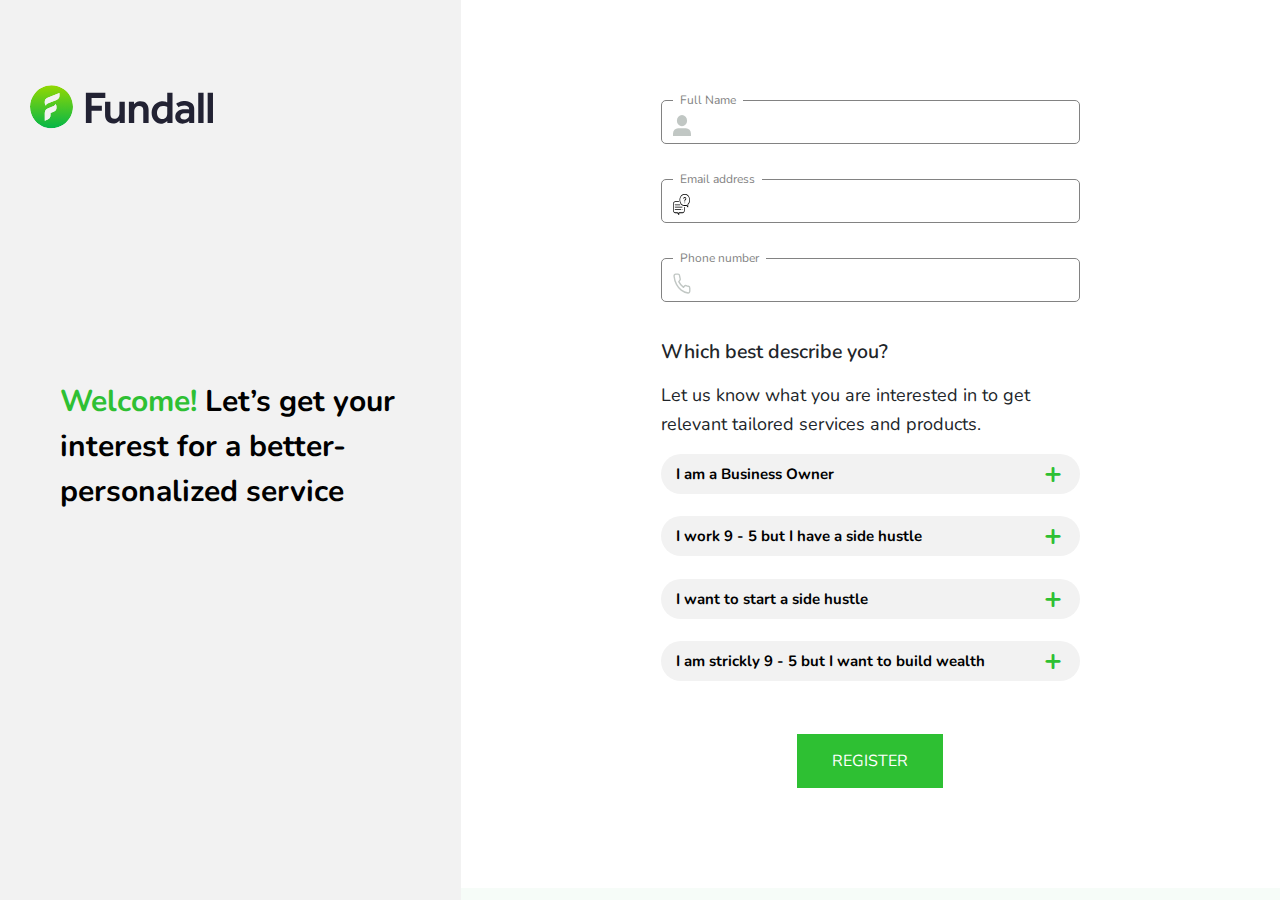
<file: signup.html>
<!doctype html>
<html lang="en">

<head>
    <meta charset="UTF-8">
    <meta name="viewport" content="width=device-width, initial-scale=1.0">

    <title>Sign Up for Fundall | Online platform for savings, investing, borrowing and earning money in Nigeria.</title>

    <!--Favicon-->
    <link rel="icon" href="img/favicon.png" />

    <link href="https://fonts.googleapis.com/css?family=Nunito:400,600,700" rel="stylesheet">
    <link href="css/bootstrap.min.css" rel="stylesheet" />
    <link href="css/animate.min.css" rel="stylesheet" />
    <link href="css/style.css" rel="stylesheet" />
    <link href="css/media.css" rel="stylesheet" />
</head>

<body>
    <section class="signup">
        <div class="signup-background">
            <a class="navbar-brand" href="index.html"><img src="img/Fundalllogo.svg" alt="Fundall"></a>
            <h3>
                <span class="fundall-green">Welcome!</span> Let’s get your interest for a better-personalized service
            </h3>
        </div>
        <div class="signup-form">
            <div class="mobile-header">
                    <a class="navbar-brand" href="index.html"><img src="img/Fundalllogo.svg" alt="Fundall"></a>
                    <h3>
                        <span class="fundall-green">Welcome!</span> Let’s get your interest for a better-personalized service
                    </h3>
            </div>
            <form autocomplete="off">
                    <div class="inputBox">
                        <input type="text" name="full-name" required value="">
                        <img src="img/user.svg" />
                        <label>Full Name</label>
                    </div>
                    <div class="inputBox">
                        <input type="email" name="email" required value="">
                        <img src="img/conversation.svg" />
                        <label>Email address</label>
                    </div>
                    <div class="inputBox">
                        <input type="text" name="phone-number" required value="">
                        <img src="img/phone-call.svg" />
                        <label>Phone number</label>
                    </div>
                    <div>
                        <h4>Which best describe you?</h4>
                        <p>Let us know what you are interested in to get relevant tailored services and products.
                        </p>
                        <div>
                            <div class="form-group">
                                <input type="checkbox" id="business-owner">
                                <label for="business-owner">
                                    <div>
                                        <p class="mb-0">I am a Business Owner</p>
                                    </div>
                                </label>
                            </div>
                            <div class="form-group">
                                <input type="checkbox" id="side-hustle">
                                <label for="side-hustle">
                                    <div>
                                        <p class="mb-0">I work 9 - 5 but I have a side hustle</p>
                                    </div>
                                </label>
                            </div>
                            <div class="form-group">
                                <input type="checkbox" id="start-side--hustle">
                                <label for="start-side--hustle">
                                    <div>
                                        <p class="mb-0">I want to start a side hustle</p>
                                    </div>
                                </label>
                            </div>
                            <div class="form-group">
                                <input type="checkbox" id="nine-to--five">
                                <label for="nine-to--five">
                                    <div>
                                        <p class="mb-0">I am strickly 9 - 5 but I want to build wealth</p>
                                    </div>
                                </label>
                            </div>
                        </div>
                    </div>
                    <div class="d-flex justify-content-center mt-5">
                        <button class="btn btn-primary no-radius" type="submit" name="register">REGISTER</button>
                    </div>
                </form>
        </div>
    </section>
    <script src="js/jquery-3.3.1.js"></script>
    <script src="js/bootstrap.min.js" type="text/javascript"></script>
</body>

</html>
</file>
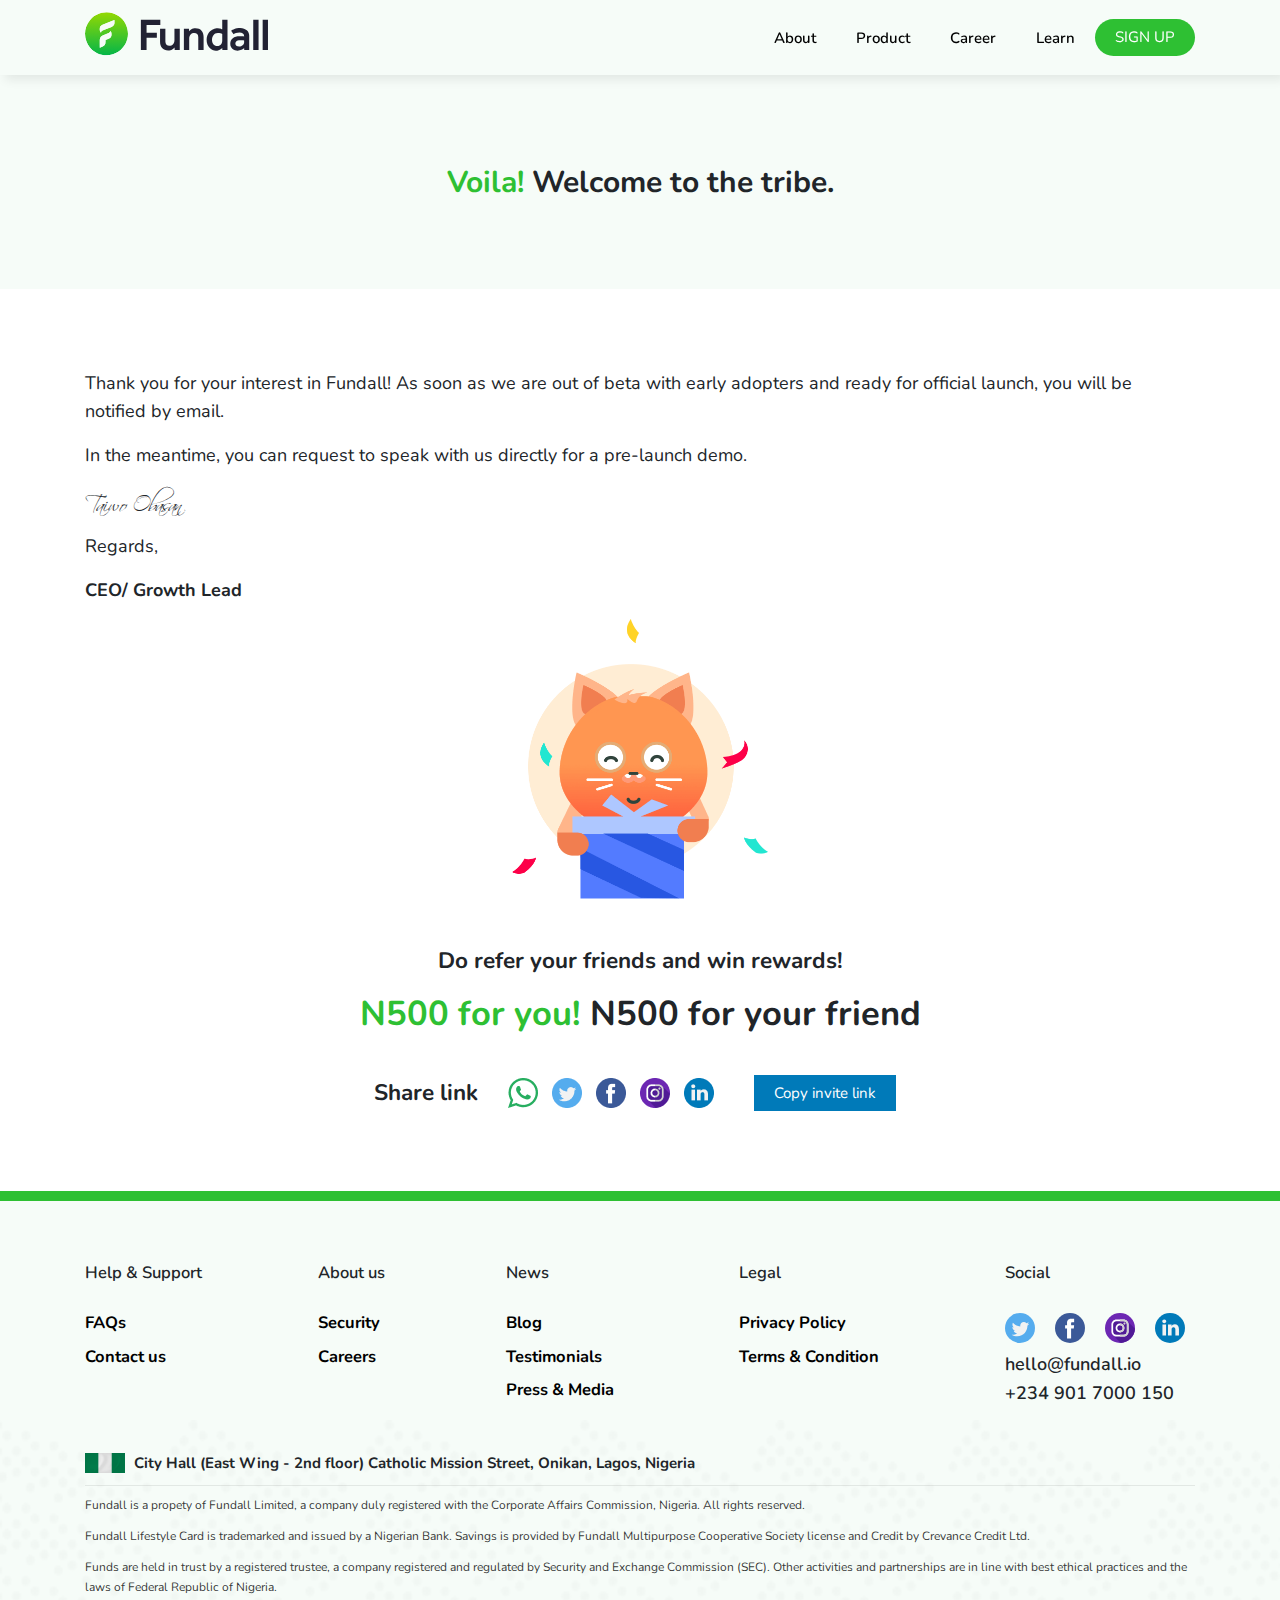
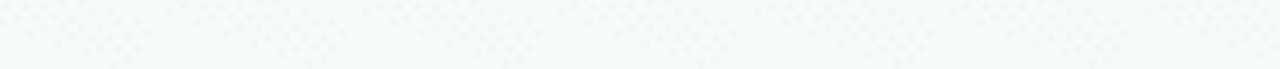
<file: thank-you.html>
<!doctype html>
<html lang="en">

<head>
    <meta charset="UTF-8">
    <meta name="viewport" content="width=device-width, initial-scale=1.0">

    <title>Fundall | Discover your true financial lifestyle.</title>

    <!--Favicon-->
    <link rel="icon" href="img/favicon.png" />

    <link href="https://fonts.googleapis.com/css?family=Nunito:400,600,700" rel="stylesheet">
    <link href="css/bootstrap.min.css" rel="stylesheet" />
    <link href="css/style.css" rel="stylesheet">
    <link href="css/media.css" rel="stylesheet">
</head>

<body>
    <nav class="navbar navbar-expand-lg navbar-light fixed-top">
        <div class="container h-100">
            <a class="navbar-brand" href="#back-to-top"><img src="img/Fundalllogo.svg" alt="Fundall"></a>
            <button class="navbar-toggler" type="button" data-toggle="collapse" data-target="#navbarSupportedContent"
                aria-controls="navbarSupportedContent" aria-expanded="false" aria-label="Toggle navigation">
                <span class="navbar-toggler-icon"></span>
            </button>

            <div class="collapse navbar-collapse justify-content-end align-items-center" id="navbarSupportedContent">
                <ul class="navbar-nav">
                    <li class="nav-item">
                        <a class="nav-link" href="#">About</a>
                    </li>
                    <li class="nav-item">
                        <a class="nav-link" href="#">Product</a>
                    </li>
                    <li class="nav-item">
                        <a class="nav-link" href="#">Career</a>
                    </li>
                    <li class="nav-item">
                        <a class="nav-link" href="#">Learn</a>
                    </li>
                    <li class="nav-item">
                        <a class="btn btn-primary" href="#"><span>SIGN UP</span></a>
                    </li>
                </ul>
            </div>

        </div>
    </nav>
    <section class="inverse thank-you">
        <div class="container">
            <div class="row align-items-center">
                <div class="col-md-12">
                    <h3 class="text-center mt-3"><span class="fundall-green">Voila!</span> Welcome to the tribe.</h3>
                </div>
            </div>
        </div>
    </section>
    <section class="thank-you--message">
        <div class="container">
            <div class="row align-items-center">
                <div class="col-md-12">
                    <p>Thank you for your interest in Fundall! As soon as we are out of beta with early adopters and
                        ready
                        for official launch, you will be notified by email.
                    </p>
                    <p>In the meantime, you can request to speak with us directly for a pre-launch demo.
                    </p>
                    <p class="signature">Taiwo Obasan</p>
                    <p>Regards,</p>
                    <p class="text-bold">CEO/ Growth Lead</p>
                </div>
            </div>
            <div class="row mb-5">
                <div class="col-md-12 d-flex justify-content-center">
                    <img src="img/thank-you--illustration.png" class="thank-you--illustration" />
                </div>
            </div>
            <div class="row">
                <div class="col-md-12">
                    <h4 class="text-center">Do refer your friends and win rewards!</h4>
                    <h3 class="text-center"><span class="fundall-green">N500 for you!</span> N500 for your
                        friend</h3>
                </div>
                <div class="col-md-12 share">
                    <h4>Share link</h4>
                    <div class="share-links">
                        <a href="#"><img src="img/social-media/whatsapp.png" /></a>
                        <a href="#"><img src="img/social-media/twitter.png" /></a>
                        <a href="#"><img src="img/social-media/facebook.png" /></a>
                        <a href="#"><img src="img/social-media/instagram.png" /></a>
                        <a href="#"><img src="img/social-media/linkedin.png" /></a>
                    </div>
                    <a href="#" class="btn invite-link">Copy invite link</a>
                </div>
            </div>
        </div>
    </section>
    <footer>
            <div class="container">
                <div class="row mb-5">
                    <div class="col-md-12 footer-nav">
                        <div>
                            <h4>Help & Support</h4>
                            <ul>
                                <li><a href="#">FAQs</a></li>
                                <li><a href="#">Contact us</a></li>
                            </ul>
                        </div>
                        <div>
                            <h4>About us</h4>
                            <ul>
                                <li><a href="#">Security</a></li>
                                <li><a href="#">Careers</a></li>
                            </ul>
                        </div>
                        <div>
                            <h4>News</h4>
                            <ul>
                                <li><a href="#">Blog</a></li>
                                <li><a href="#">Testimonials</a></li>
                                <li><a href="#">Press & Media</a></li>
                            </ul>
                        </div>
                        <div>
                            <h4>Legal</h4>
                            <ul>
                                <li><a href="#">Privacy Policy</a></li>
                                <li><a href="#">Terms & Condition</a></li>
                            </ul>
                        </div>
                        <div class="contact">
                            <h4>Social</h4>
                            <div>
                                <ul class="social-media">
                                    <li><a href="#"><img src="img/twitter.svg" alt="Fundall - Twitter" /></a></li>
                                    <li><a href="#"><img src="img/facebook.svg" alt="Fundall - Facebook" /></a></li>
                                    <li><a href="#"><img src="img/instagram.svg" alt="Fundall - Instagram" /></a></li>
                                    <li><a href="#"><img src="img/linkedin.svg" alt="Fundall - LinkedIn" /></a></li>
                                </ul>
                                <p>hello@fundall.io</p>
                                <p>+234 901 7000 150</p>
                            </div>
                        </div>
    
    
                    </div>
    
    
                </div>
                <div class="row">
                    <div class="col-md-12">
                        <h3><img src="img/ng-flag.jpg" alt="NG" class="ng-flag" /> City Hall (East Wing - 2nd floor)
                            Catholic Mission Street, Onikan, Lagos, Nigeria</h3>
                    </div>
                </div>
                <div class="row copyright">
                    <div class="col-md-12">
                        <p>Fundall is a propety of Fundall Limited, a company duly registered with the Corporate Affairs
                            Commission, Nigeria. All rights reserved.</p>
                        <p>Fundall Lifestyle Card is trademarked and issued by a Nigerian Bank. Savings is provided by
                            Fundall Multipurpose Cooperative
                            Society license and Credit by Crevance Credit Ltd.
                        </p>
                        <p>Funds are held in trust by a registered trustee, a company registered and regulated by Security
                            and Exchange Commission (SEC). Other activities and
                            partnerships are in line with best ethical practices and the laws of Federal Republic of
                            Nigeria.
                        </p>
                    </div>
                </div>
            </div>
        </footer>
    <script src="js/jquery-3.3.1.js"></script>
    <script src="js/bootstrap.min.js" type="text/javascript"></script>
</body>

</html>
</file>
<file: css/style.css>
@font-face {
  font-family: 'Scriptina';
  src: url('scriptina.eot');
  src: url('scriptina.eot?#iefix') format('embedded-opentype'),
      url('scriptina.woff2') format('woff2'),
      url('scriptina.woff') format('woff');
  font-weight: normal;
  font-style: normal;
}

html, body {
  font-size: 16px;
  height: 100%;
  width: 100%;
  scroll-behavior: smooth;
}

body {
  box-shadow: none;
  outline: none;
  background: #f6fcf8;
  line-height: 1.2;
  overflow-x: hidden;
  font-family: 'Nunito', sans-serif;
}

a, a:hover {
  text-decoration: none;
}

input {
  outline: none;
  box-shadow: none;
}

h1, h2 {
  font-weight: 700;
}

h1 {
  font-size: 3rem;
  line-height: 1.5;
}

h2 {
  font-size: 2.6rem;
}

h3 {
  font-size: 2rem;
  font-weight: 700;
}

h4 {
  font-size: 1.3rem;
  line-height: 1.5;
  margin-bottom: 15px;
  font-weight: 600;
}

p {
  line-height: 1.6;
  font-size: 1.2rem;
}

.fundall-green {
  color: #2EC033;
}

.btn {
  border-radius: 100px;
  border: none;
  padding: 7px 20px;
  outline: none;
  box-shadow: none;
}

.btn-primary, .btn-primary:hover, .btn-primary:focus {
  background: #2EC033 !important;
  outline: none !important;
  box-shadow: none !important;
}

.btn-secondary {
  background: transparent !important;
  border: 1px solid #000000;
  color: #2EC033;
}

.btn-secondary:hover, .btn-secondary:focus {
  background: #000000 !important;
  color: #ffffff;
}

.btn-tertiary, .btn-tertiary:hover, .btn-tertiary:focus {
  background: #00A66C !important;
  outline: none !important;
  box-shadow: none !important;
  color: #fff;
  border-radius: 0;
}

.btn-outline {
  background: transparent;
  border: 1px solid #000;
  color: #000;
  transition: 0.3s ease-out;
}

.btn-outline:hover, .btn-outline:focus {
  background: #000;
  color: #fff;
  transition: 0.3s ease-in
}

.btn-pill {
  background: #F6FCF8;
  color: #2EC033;
  transition: 0.3s ease-out;
  outline: none !important;
  box-shadow: none !important;
  font-weight: 700;
}

.btn-pill:hover {
  background: #2EC033;
  color: #fff;
  transition: 0.3s ease-in
}
.r-0 {
  border-radius: 0;
}

header, section {
  padding: 80px 0;
  overflow-x: hidden;
}

section {
  background: #ffffff;
}

section.inverse {
  background: #f6fcf8;
}

.sectional-illustration {
  height: 100%;
  width: 470px;
  display: flex;
  align-items: center;
}

section.inverse .sectional-illustration {
  margin-left: auto;
}

.sectional-illustration img {
  height: 100%;
  width: 100%;
  object-fit: cover;
}

.sectional-illustration img:first-child {
  z-index: 1;
}

.sectional-illustration img.debit-card {
  position: relative;
  left: -230px;
}

nav {
  height: auto;
  background: #F6FCF8;;
  box-shadow: 5px 5px 10px 0px rgba(0,0,0,0.08);
}

.navbar-brand {
  height: 60px;
  width: auto;
}

.navbar-nav .nav-item {
  display: flex;
  align-items: center;
}

.navbar-nav .nav-link {
  font-size: 1rem;
  color: #000 !important;
  font-weight: 600;
  padding: 7px 20px !important;
}

.navbar-nav .nav-item.active .nav-link {
  color: #2EC033 !important;
}


header {
  background: #ffffff;
  min-height: calc(100vh - 80px);
  display: flex;
  align-items: center;
  margin-top: 70px;
  position: relative;
}

.header-oval {
  position: absolute;
  top: 5%;
  left: -90px;
  height: 500px;
}

.show-more--header .header-oval {
  height: 160px;
  left: -10px;
  top: 10%;
}

.header-side-image {
  position: absolute;
  right: 20px;
  top: 0;
  height: 100%;
  width: 100px;
}

.header-oval img, .header-side-image img {
  height: 100%;
}

header .header-text {
  margin-bottom: 50px;
  margin-top: -120px;
}

header .header-text p {
  font-size: 1rem;
}

.header-text h4 {
  display: flex;
  align-items: center;
}

.header-text h4 span {
  height: 3px;
  background: #2EC033;
  width: 10%;
  margin-right: 15px;
  margin-left: 100px;
  display: inline-block;
}

.subscribe h4 {
  font-weight: 600;
}


.subscribe input {
  border: none;
  border-bottom: 2px solid rgba(0,0,0,0.2);
  padding-bottom: 7px;
  background: transparent;
  width: 70%;
  margin-bottom: 20px;
}

.subscribe input:focus {
  border-color: #2EC033;
  transition: border-color 0.4s ease-in;
}

header .sectional-illustration {
  margin: auto;
}

.subscribe button {
  width: min-content;
}

.coming-soon h4 {
  font-weight: 700;
}

.coming-soon button:first-child {
  margin-right: 20px;
}

.coming-soon button svg {
  height: 18px;
  width: auto;
  margin-right: 5px;
}

section h1 {
  font-size: 2.7rem;
  text-align: center;
}

section h1 + h4 {
  font-size: 1.5rem;
  text-align: center;
  margin-bottom: 60px;
}

/* Features */
.feature {
  display: flex;
  justify-content: space-between;
  align-items: center;
  margin: auto;
  margin-top: 60px;
  width: 90%;
}

.feature-image {
  width: 370px;
  position: relative;
}

.feature-image.oval {
  height: 250px;
  width: 250px;
  border-radius: 100%;
}

.feature-image img {
  height: 100%;
  width: 100%;
  object-fit: cover;
}

.feature-image.oval img {
  border-radius: 100%;
}

.feature-image.oval img + div {
  position: absolute;
  height: 100%;
  width:100%;
  top: 0;
  left: -50px;
  background: #EDA0A8;
  opacity: 0.5;
  border-radius: 100%;
}

.feature-image.oval img + div.reach {
  background: #D5F2D6;
}

.feature-image.oval img + div.save {
  background: #FFB603;
}

.feature-image.oval img + div.loans {
  background: #2EC033;
}

.feature-image.oval img + div.fundall-card {
  background: #4D8AF0;
}

.feature-text {
  width: 65%;
  margin: auto;
}

/* Security */
.bullet {
  min-width: 11%;
}

.bullet-point {
  height: 24px;
  width: 24px;
  position: relative;
  top: 6px;
  left: -6px;
  border-radius: 5px;
  background: #C4C4C4;
}

.bullet-point::before {
  display: block;
  content: '';
  position: absolute;
  top: -6px;
  left: 6px;
  height: 100%;
  width: 100%;
  border-radius: 5px;
  background: #2EC033;
}

.bullet-point img {
  position: absolute;
  top: -12px;
  left: 9px;
}

.bullet-content {
  width: 85%;
}

.bullet-content h4 {
  font-weight: 700;
}


/* Ecosytem */
.ecosystem {
  display: flex;
  justify-content: center;
  align-items: center;
  margin-bottom: 65px;
}

.ecosystem img {
  height: 450px;
  width: auto;
}

.ecosystem img.debit-card {
  position: relative;
  left: -90px;
}

.why-banner {
  padding: 0 !important;
  min-height: 1px;
}

.summary-wrap {
  padding-top: 2px !important;
  padding-bottom: 20px !important;
  opacity: 0.7;
}

.summary-wrap.active {
  opacity: 1;
  transition: opacity 0.3s ease-in;
}

.feature-summary .bullet-content h4 {
  margin-bottom: 10px;
}

.feature-summary .bullet-content p {
  font-size: 1rem;
}

.why-banner-image {
  position: relative;
  height: 500px;
}

.banner-card img,
.banner-card .banner-svg {
  height: auto;
  width: auto;
  display: block;
  margin: 0 auto;
  margin-left: 9%;
  max-height: 500px;
  pointer-events: none;
}

.banner-card .banner-svg.card-stack {
  position: relative;
  left: -26%;
}

.banner-card {
  position: absolute;
  top: 0;
  left: 0;
  opacity: 0;
  transition: 0.2s ease-out;
}

.banner-card.active {
  opacity: 1;
  transition: 0.3s ease-in;
}

.slider-banner-slider {
  margin-top: 50px;
  padding: 36px;
  min-height: 320px;
}


/* Partners */
.partners {
  display: flex;
  align-items: center;
  justify-content: center;
}

.partners h4 {
  font-weight: 700;
  margin-bottom: 0;
  margin-right: 25px;
}

.partners .partners-logo {
  display: flex;
  align-items: center;
}

.partners-logo img {
  width: auto;
  height: 30px;
  margin-right: 50px;
}

.partners-logo img.crevance {
  margin-top: -17px;
}


/* Join Our Team */
.join-our--team {
  background: #ffd6c9;
  text-align: center;
}

.join-our--team img {
  height: auto;
  min-height: 200px;
  width: 200px;
  margin-bottom: 12px;
}

.join-our--team h4 {
  margin-bottom: 12px;
  font-weight: 700;
}


/* Early Access */

.get-early--access {
  height: auto;
  background: #ffffff;
  width: 100%;
  padding: 30px;
}

.get-early--access .subscribe {
  display: flex;
  align-items: center;
}

.get-early--access .subscribe h4 {
  margin-bottom: 0;
  margin-right: 15px;
  min-width: 160px;
}

.get-early--access .subscribe input {
  width: 60%;
  margin: auto 20px;
}


/* Footer */
footer {
  background: #F6FCF8;
  background-image: url("../img/footer-background.png");
  background-position: bottom;
  background-repeat: no-repeat; 
  background-size: contain;
  padding: 60px 0;
  border-top: 10px solid #2EC033;
}

footer .footer-nav {
  display: flex;
  justify-content: space-between;
  align-items: flex-start;
  flex-wrap: wrap;
}

footer h4 {
  margin-bottom: 20px;
  font-size: 1.1rem;
}

footer ul {
  margin: 0;
  padding: 0;
  list-style: none;
}

footer ul li {
  padding: 7px 10px 7px 0; 
}

footer li a {
  color: #000;
  font-size: 1.1rem;
  font-weight: 700;
}


footer ul.social-media {
  display: flex;
  align-items: center;
}

ul.social-media li:not(:last-child) {
  margin-right: 10px
}

footer a img {
  height: 30px;
  width: 30px;
}

.social-media ~ p {
  font-weight: 600;
  margin-bottom: 0;
}

footer h3 {
  padding-bottom: 10px;
  border-bottom: 1px solid rgba(0,0,0,0.08);
  margin-bottom: 10px;
  font-size: 1rem;
  line-height: 1.5;
}

footer .copyright p {
  font-size: 0.8rem;
  margin-bottom: 12px;
  color: rgba(0,0,0,0.8);
}

.ng-flag {
  height: 20px;
  width: auto;
  margin-right: 5px;
  margin-top: -3px;
}


/* Thank you */
.thank-you, .error, .faq {
  display: flex;
  align-items: center;
  margin-top: 70px;
}

.thank-you h4 {
  font-weight: 700;
  margin-bottom: 15px;
  text-align: center;
}

.text-bold {
  font-weight: 700;
}

.thank-you--illustration, .error-illustration {
  width: auto;
  height: 280px;
  margin: auto;
}

.thank-you--message h3, .thank-you--message h4, .error-message h3, .error-message h4 {
  font-weight: 700;
}

.thank-you--message h3, .error-message h3 {
  font-size: 2.3rem;
  margin-bottom: 40px;
}

.thank-you--message h4, .error-message h4 {
  font-size: 1.5rem;
}

.signature {
  font-family: 'Scriptina';
  font-size: 20px;
}

.share {
  display: flex;
  justify-content: center;
  align-items: center;
}

.share h4 {
  margin-bottom: 0;
  margin-right: 30px;
}

.share a {
  margin-right: 10px;
}

.share .invite-link {
  background: #007ab9;
  border-radius: 0;
  color: #fff;
  margin-left: 30px;
}


/*Show More */
.show-more--header__text h1 {
  position: relative;
}

.show-more--header__text span {
  position: absolute; 
  top: -40px;
  left: 130px;
}

.show-more--header__text span  img {
  height: 60px;
  width: auto;
}

.show-more--header {
  height: 500px;
  display: flex;
  justify-content: center;
  align-items: center;
  margin-top: 75px;
}

.icon-holder {
  height: 70px;
  width: 70px;
  display: flex;
  justify-content: center;
  align-items: center;
  background: #F2F2F2;
  border-radius: 100px;
  margin-right: 30px;
}

.icon-holder img {
  width: auto;
  height: 32px;
}

.plan {
  display: flex;
  flex-wrap: wrap;
  justify-content: center;
  align-items: center;
  height: 100%;
}

.plan img {
  height: 120px;
  width: auto;
  margin-right: 20px;
  margin-bottom: 20px;
}


/* Sign Up */
.signup {
  height: auto;
  width: 100%;
  padding: 0;
  display: flex;
}

.signup-background {
  width: 36%;
  height: 100vh;
  background: #F2F2F2;
  padding: 80px 60px;
  position: fixed;
  display: flex;
  justify-content: center;
  align-items: center;
  color: #000000;
}

.signup-background .navbar-brand {
  position: absolute;
  top: 80px;
  left: 30px;
}

.signup-background h3 {
  line-height: 1.5;
}

.signup-form {
  background: #ffffff;
  width: 64%;
  position: relative;
  left: 36%;
  display: flex;
  flex-direction: column;
  justify-content: center;
  align-items: center;
  padding: 100px 60px;
}

.mobile-header {
  display: none;
  position: absolute;
  top: 60px;
  left: 40px;
}

.mobile-header a {
  margin-bottom: 60px;
}

.mobile-header h3 {
  width: 80%;
  text-align: center;
  margin: auto;
}

.signup-form form {
  width: 60%;
}

.signup-form .inputBox {
  position: relative;
}

.signup-form .inputBox input {
  width: 100%;
  padding:  12px;
  padding-left: 40px;
  font-size: 1rem;
  color: #000;
  font-weight: 700;
  letter-spacing: 0.062rem;
  margin-bottom: 35px;
  border: 1px solid #828282;
  outline: none;
  box-shadow: none;
  border-radius: 5px;
  background: transparent;
  transition: border 0.3s ease-out;
}

.signup-form .inputBox input:focus {
  border: 1px solid #2EC033;
  transition: border 0.3s ease-in;
}

.signup-form .inputBox img {
  position: absolute;
  top: 15px;
  left: 0;
  z-index: 1;
  height: 21px;
  margin-left: 12px;
  pointer-events: none;
}

.signup-form .inputBox label {
  position: absolute;
  top: 0;
  left: 0;
  padding: 10px 7px;
  font-size: 0.8rem;
  color: #2EC033;
  background: #ffffff;
  margin: 0 12px;
  pointer-events: none;
  transition: color 0.3s ease-in;
}

.signup-form .inputBox input ~ label,
.signup-form .inputBox input:valid ~ label,
.signup-form .inputBox input:not([value=""]) ~ label {
  top: -1.125rem;
  left: 0;
  color: #828282;
  transition: color 0.3s ease-out;
}

.signup-form .inputBox input:focus ~ label {
  color: #2EC033;
}

.no-radius {
  border-radius: 0;
}

.form-group {
  display: block;
  margin-bottom: 15px;
}

.form-group input {
  padding: 0;
  height: initial;
  width: initial;
  margin-bottom: 0;
  display: none;
  cursor: pointer;
}

.form-group label {
  position: relative;
  cursor: pointer;
  width: 100%;
}

.form-group input:checked + label > div {
  background: #2EC033;
  color: #ffffff;
  transition: all 0.3s ease-in;
}

label > div {
  height: 40px;
  width: 100%;
  background: #F2F2F2;
  border-radius: 50px;
  color: #000;
  padding: 15px;
  display: flex;
  justify-content: space-between;
  align-items: center;
}

label > div::after {
  content: '+';
  display: block;
  position: absolute;
  top: 50%;
  transform: translateY(-50%);
  right: 18px;
  font-size: 30px;
  font-weight: 700;
  color: #2EC033;
}

.form-group input:checked + label > div::after {
  content: '-';
  color: #ffffff;
}

label > div p {
  font-size: 15px;
  font-weight: 700;
}

.btn.no-radius {
  padding: 15px 35px;
  font-size: 16px;
}


/* Error */
.error {
  display: flex;
  justify-content: center;
  align-items: center;
}

.error a {
  margin-right: 20px;
  font-size: 12px;
}


/* FAQ Header */
.faq-header {
  display: flex;
  flex-direction: column;
  align-items: center;
  justify-content: center;
}

.faq-header > div {
  width: 60%;
}

.faq-questions {
  padding-bottom: 200px;
}

.faq-questions ul {
  list-style: none;
}

.faq-questions ul li {
  margin-bottom: 30px;
}

.topic-rule {
  height: 2px;
  background: #2EC033;
  width: 150px;
  margin-bottom: 10px;
}

.other-topics > div {
  margin-bottom: 25px;
}

.faq-categories {
  overflow-x: visible;
  min-height: 400px;
  position: relative;
}

.faq-category--container {
  position: absolute;
  top: -35%;
  width: 75%;
  margin: auto;
  left: 50%;
  transform: translateX(-50%);
}

.faq-category {
  height: 300px;
  width: 100%;
  background: #f6fcf8;
  box-shadow: 2px 2px 2px rgba(0, 0, 0, 0.05);
  display: flex;
  justify-content: center;
  align-items: center;
  flex-direction: column;
}

.faq-category img {
  width: auto;
  height: 80px;
  margin-bottom: 15px;
}

.faq-category a {
  display: flex;
  align-items: center;
  color: #263858;
}

.faq-category a:hover {
  color: #263858;
}

.faq-category a h4 {
  font-weight: 700;
  margin-bottom: 0;
}

.faq-category a svg {
  height: 16px;
  width: 16px;
  margin-left: 10px;
}

.articles-to--read {
  margin-top: 12%;
}

.articles-to--read h5 {
  font-weight: 700;
}

.topic-rule.thick {
  height: 5px;
}

.article h5 {
  font-weight: 700;
  color: #263858;
  line-height: 1.5;
}

.article p {
  font-size: 17px;
}

.article a, .article a:hover {
  color: #2EC033;
  font-weight: 700;
}

.btn-outline {
  display: flex;
  align-items: center;
}

.btn-outline:hover svg path {
  fill: #fff;
}

.contact-support {
  position: relative;
  height: 400px;
}

.contact-support img {
  position: absolute;
  height: 350px;
  width: auto;
  top: 50%;
  transform: translateY(-50%);
}

.contact-support img.phone {
  left: 15%;
}

.contact-support img.cards {
  right: 15%;
}

/* Other Pages */
.other-pages--header {
  display: flex;
  align-items: center;
  justify-content: center;
  margin-top: 70px;
  border-bottom: 10px solid #2EC033;
}

.other-pages--header .header-content {
  display: flex;
  flex-direction: column;
  align-items: center;
  justify-content: center;
}

.other-pages--header .header-content h3,
.other-pages--header .header-content p {
  margin-bottom: 30px;
}


/* About */
.fundall-for .for {
  display: flex;
  flex-direction: column;
  align-items: center;
  justify-content: center;
  text-align: center;
}

.fundall-for .for div {
  min-height: 100px;
}

.fundall-for .for h4 {
  font-weight: 700;
}

.team-member {
  text-align: center;
  margin-bottom: 30px;
}

.team-member div {
  height: 200px;
  width: 200px;
  border-radius: 10px;
  margin: auto auto 15px;
}

.team-member div img {
  object-fit: cover;
  height: 100%;
  width: 100%;
  border-radius: 10px;
}

.team-member h4 {
  margin-bottom: 5px;
}

.team-member p {
  line-height: 1.3;
}

.careers-cta {
  position: relative;
  height: 400px;
}

.careers-cta img {
  position: absolute;
  height: 350px;
  width: auto;
  top: 50%;
  transform: translateY(-50%);
}

.careers-cta img.rocket {
  left: 15%;
}

.careers-cta img.fundall-app {
  right: 15%;
}

.community img {
  margin-bottom: 10px;
}

.community h4 {
  font-weight: 700;
}

.our-blog {
  transform: scale(0.8);
}


/* Careers */
.fundall-benefit {
  background: #DBE0E7;
  border-radius: 15px;
  position: relative;
  display: flex;
  flex-direction: column;
  align-items: center;
  justify-content: center;
  height: 280px;
  width: 80%;
  margin: auto auto 50px;
}

.fundall-benefit > * {
  z-index: 1;
  margin-left: 15px;
}

.fundall-benefit img {
  margin-bottom: 15px;
}

.fundall-benefit h4 {
  font-weight: 700;
  text-align: center;
}

.fundall-benefit::before {
  position: absolute;
  content: '';
  top: 15px;
  left: 15px;
  height: 100%;
  width: 100%;
  border-radius: 15px;
  background: #F6FCF8;
}

.open-positions {
  height: 450px;
  position: relative;
}

.open-positions .open-position h2 {
  font-weight: 700;
}

.open-positions .open-position {
  display: flex;
  flex-direction: column;
  align-items: center;
  justify-content: center;
}

.open-positions .open-position h4,
.open-positions .open-position p {
  margin-bottom: 30px;
}

.open-positions img {
  position: absolute;
}

.open-positions img.left {
  left: 0;
  top: 20%;
}

.open-positions img.right {
  right: 0;
  transform: scaleX(-1);
  top: 50%;
}
</file>
<file: css/media.css>
@media only screen and (min-width: 1600px) {
  .signup-form form {
    width: 40%;
  }
  .signup-form {
    height: 100vh;
  }
}

@media only screen and (min-width: 1440px){
  .container {
    max-width: 1260px;
  }
}

@media only screen and (max-width: 1366px) {
  html, body {
    font-size: 15px;
  }
  .section-types p {
    font-size: 1.1rem;
  }
}

@media only screen and (max-width: 1024px) {
  .section-types {
    flex-direction: column;
    align-items: flex-start;
  }
  .section-main--text {
    margin-bottom: 100px;
  }
  .signup {
    flex-direction: column;
  }
  .signup-background {
    display: none;
  }
  .signup-form {
    width: 100%;
  }
  .signup-form {
    left: 0;
  }
  .mobile-header {
    display: block;
  }

  .signup-form form {
    margin-top: 230px;
  }
}

@media only screen and (max-width: 992px) {
  .early-access--cta {
    display: none;
  }
  .navbar-nav .nav-link {
    padding: 15px 20px !important;
  }

  header .header-text {
    width: 100%;
  }
  header .sectional-illustration {
    width: 200px;
  }
  .sectional-illustration img:first-child {
    position: relative;
    left: -50px;
  }
  .header-text h4 span {
    margin-left: 20px;
    width: 20%;
  }
  .sectional-illustration img.debit-card {
    left: -162px;
  }
  .borrow-with--ease .sectional-illustration {
    margin-top: 30px;
  }
  .sectional-illustration {
    width: 320px;
    margin: auto;
  }
  .section-main--text {
    margin-bottom: 30px;
  }
  .our-partners .sectional-illustration, .partners {
    margin-bottom: 30px;
  }
  .manifesto-card {
    margin-bottom: 30px;
  }

  .about-us .team-image {
    height: auto;
    width: 300px;
    margin: auto auto 20px;
  }
  .get-early--access img {
    margin: auto auto 30px;
    display: flex;
  }
  .get-early--access .subscribe input {
    margin-left: 8px;
    margin-right: 15px;
  }
}

@media only screen and (max-width: 768px) {
  html, body {
    font-size: 14px;
  }
  header .header-text {
    margin-top: 0;
    margin-bottom: 20px;
  }
  header, section {
    padding: 40px 0;
  }
  header .subscribe button {
    margin: auto auto 20px;
  }

  .features .feature {
    flex-direction: column;
  }

  .features .feature.even {
    flex-direction: column-reverse;
  }

  .feature-image {
    margin-bottom: 20px;
  }
  .feature-text {
    width: 100%;
  }

  .why-banner-image {
    display: none;
  }

  .summary-wrap {
    opacity: 1;
  }

  .subscribe input {
    width: 100%;
  }
  .section-types {
    display: block;
  }

  .partners {
    flex-direction: column;
  }

  .partners h4 {
    margin-bottom: 40px;
    margin-right: 0;
  }

  .partners .partners-logo {
    flex-direction: column;
  }
  .partners .partners-logo img {
    margin-bottom: 40px;
    margin-right: 0;
    height: 35px;
  }
  .manifesto-cards {
    width: 95%;
  }
  
  .partners-logo img.crevance {
    margin-top: 0;
  }
  
  .share, .error {
    flex-direction: column;
  }

  .share h3, .share h4 {
    margin-right: 0;
    margin-left: 0;
    margin-bottom: 20px;
  }

  .share-links {
    margin-bottom: 20px;
  }

  .invite-link {
    margin: 0;
  }

  .share a:not(:last-child) {
    margin-right: 12px;
  }

  .section-main--text h1 {
    font-size: 2.7rem;
  }
  .ecosystem img {
    height: 250px;
  }
  .ecosystem img.debit-card {
    height: 100px;
  }
  .signup-form form {
    width: 70%;
  }
  .header-text + div {
    justify-content: center;
  }
  section h1 {
    font-size: 2rem;
  }
  h2 {
    font-size: 2.2rem;
  }
  .error-revert a {
    width: 100%;
    margin-bottom: 20px;
    margin-right: 0;
  }
  
  .contact-support img,
  .careers-cta img {
    display: none;
  }
  .faq-header > div {
    width: 100%;
  }
  .faq-questions ul {
    list-style: square;
  }
  .faq-category--container {
    top: -9%;
    width: 90%;
  }
  .faq-category {
    margin-bottom: 30px;
  }
  .articles-to--read {
    margin-top: 220%;
  }
  .it-about--you {
    text-align: center;
    margin-top: 15px;
  }
  
}

@media only screen and (max-width: 600px) {
  .get-early--access .subscribe {
    flex-direction: column;
    align-items: center;
    width: 100%;
  }
  .get-early--access .subscribe h4 {
    margin-bottom: 15px;
  }
  .get-early--access .subscribe input {
    width: 100%;
    margin-bottom: 15px;
  }
  footer ul.social-media {
    margin-bottom: 12px;
  }
  .social-media + p {
    margin-bottom: 12px;
  }
  .signup-form form {
    width: 100%;
  }
  .signup-form {
    padding: 100px 30px;
  }
  .mobile-header h3 {
    width: 100%;
    text-align: left;
  }
}
</file>
